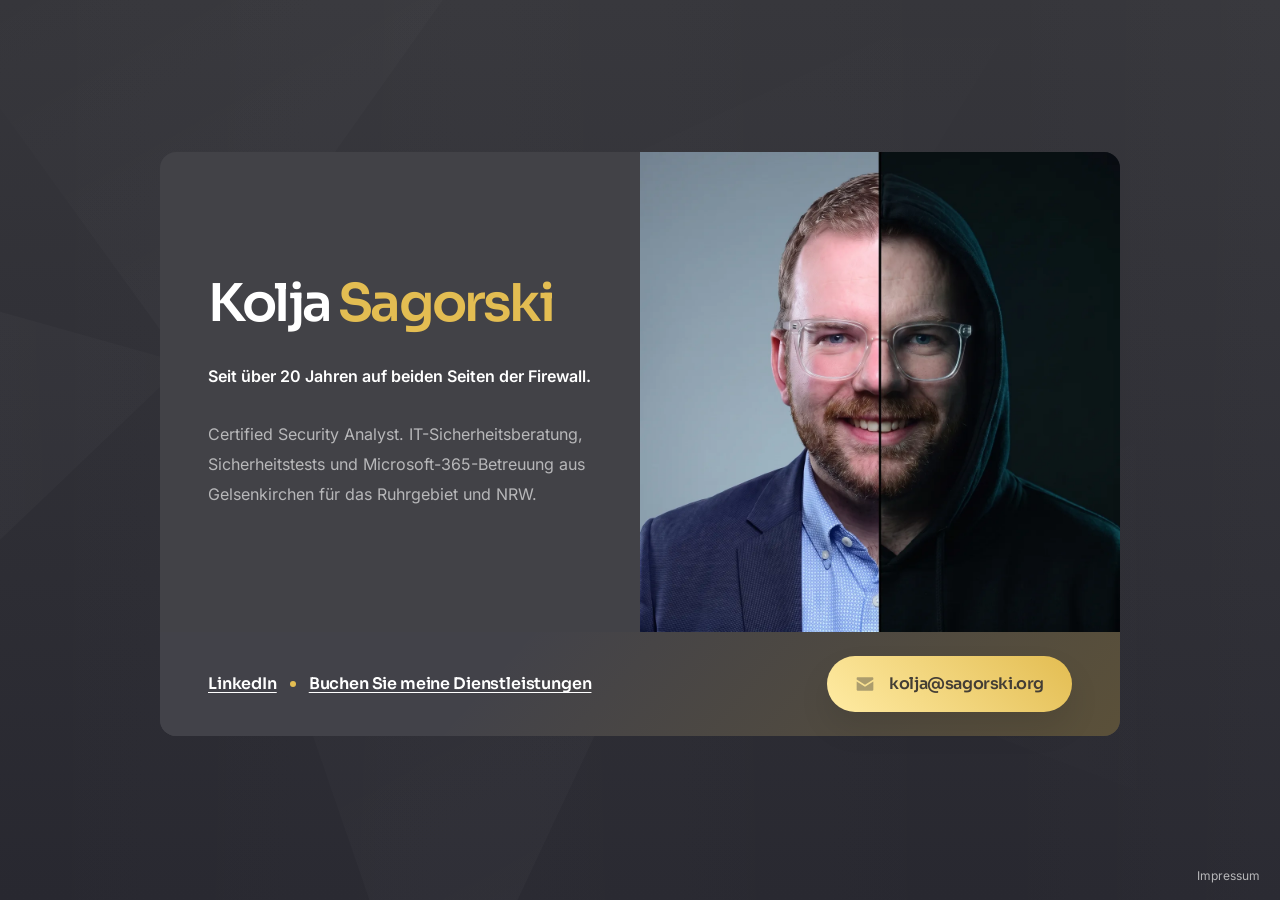
<file: index.html>
<!DOCTYPE html>
<html lang="de">
<head>
<meta charset="utf-8">
<meta name="viewport" content="width=device-width, initial-scale=1">
<meta name="theme-color" content="#282830">
<meta name="color-scheme" content="dark">

<title>Kolja Sagorski – IT-Sicherheitsberater im Ruhrgebiet</title>
<meta name="description" content="Seit über 20 Jahren auf beiden Seiten der Firewall: IT-Sicherheitsberatung, Sicherheitstests und Microsoft-365-Betreuung aus Gelsenkirchen für das Ruhrgebiet und NRW.">
<meta name="author" content="Kolja Sagorski">
<link rel="canonical" href="https://sgr.ski/">

<meta http-equiv="Content-Security-Policy" content="default-src 'none'; img-src 'self'; manifest-src 'self'; style-src 'self'; script-src 'self' 'sha256-E+gzYCWHzFgfCTSm9BuC0cOrnLPglhRr8GsS7rFIDrM='; font-src 'self'; connect-src https://umami.patchletter.com; base-uri 'none'; form-action 'none'">
<meta name="referrer" content="strict-origin-when-cross-origin">

<meta property="og:type" content="profile">
<meta property="profile:first_name" content="Kolja">
<meta property="profile:last_name" content="Sagorski">
<meta property="og:site_name" content="sgr.ski">
<meta property="og:locale" content="de_DE">
<meta property="og:title" content="Kolja Sagorski – IT-Sicherheitsberater im Ruhrgebiet">
<meta property="og:description" content="Seit über 20 Jahren auf beiden Seiten der Firewall: IT-Sicherheitsberatung, Sicherheitstests und Microsoft-365-Betreuung aus Gelsenkirchen für das Ruhrgebiet und NRW.">
<meta property="og:url" content="https://sgr.ski/">
<meta property="og:image" content="https://sgr.ski/assets/og.png">
<meta property="og:image:width" content="1200">
<meta property="og:image:height" content="630">
<meta property="og:image:alt" content="Kolja Sagorski, Certified Security Analyst">
<meta name="twitter:card" content="summary_large_image">

<link rel="icon" href="/favicon.ico" sizes="32x32">
<link rel="apple-touch-icon" href="/apple-touch-icon.png">
<link rel="manifest" href="/site.webmanifest">

<link rel="preload" href="/assets/fonts/sora-latin-600.woff2" as="font" type="font/woff2" crossorigin>
<link rel="preload" href="/assets/fonts/inter-latin-400.woff2" as="font" type="font/woff2" crossorigin>
<link rel="preload" href="/assets/fonts/inter-latin-600.woff2" as="font" type="font/woff2" crossorigin>
<link rel="stylesheet" href="/assets/card.css">
<script defer src="/assets/umami.js" data-host-url="https://umami.patchletter.com" data-website-id="a9dbeae1-3e8d-4a32-9c86-647bfbb62c09" data-domains="sgr.ski" data-do-not-track="true" data-exclude-search="true"></script>
<script defer src="/assets/umami-recorder.js" data-host-url="https://umami.patchletter.com" data-website-id="a9dbeae1-3e8d-4a32-9c86-647bfbb62c09"></script>

<script type="application/ld+json">
{
  "@context": "https://schema.org",
  "@type": "Person",
  "@id": "https://sgr.ski/#person",
  "name": "Kolja Sagorski",
  "url": "https://sgr.ski/",
  "image": "https://sgr.ski/assets/portrait.webp",
  "jobTitle": "Certified Security Analyst",
  "description": "Seit über 20 Jahren auf beiden Seiten der Firewall.",
  "email": "mailto:kolja@sagorski.org",
  "address": {
    "@type": "PostalAddress",
    "streetAddress": "Meisterweg 16",
    "postalCode": "45896",
    "addressLocality": "Gelsenkirchen",
    "addressCountry": "DE"
  },
  "worksFor": {
    "@type": "Organization",
    "name": "patchletter UG (haftungsbeschränkt)",
    "address": {
      "@type": "PostalAddress",
      "streetAddress": "Meisterweg 16",
      "postalCode": "45896",
      "addressLocality": "Gelsenkirchen",
      "addressCountry": "DE"
    }
  },
  "knowsAbout": ["IT-Sicherheitsberatung", "Sicherheitstests", "Microsoft 365", "Incident Response", "Digitale Souveränität"],
  "sameAs": ["https://www.linkedin.com/in/koljasagorski/", "https://keys.openpgp.org/search?q=kolja%40sagorski.org"]
}
</script>
</head>

<body>
<a class="skip" href="#main">Zum Inhalt springen</a>

<main class="card" id="main">
  <div class="card__copy">
    <h1><span>Kolja</span> <span class="gold">Sagorski</span></h1>
    <p class="lead">Seit über 20 Jahren auf beiden Seiten der Firewall.</p>
    <p>Certified Security Analyst. <span class="nowrap">IT-Sicherheitsberatung</span>, Sicherheitstests und <span class="nowrap">Microsoft-365-Betreuung</span> aus Gelsenkirchen für das Ruhrgebiet und NRW.</p>
  </div>

  <img class="card__photo" src="/assets/portrait.webp" width="1200" height="1200" fetchpriority="high"
       alt="Porträt von Kolja Sagorski, in der Mitte geteilt: links im Sakko vor hellem Grund, rechts im Kapuzenpullover im Dunkeln.">

  <div class="card__bar">
    <ul class="links">
      <li><a href="https://www.linkedin.com/in/koljasagorski/" target="_blank" rel="me noopener noreferrer">LinkedIn<span class="sr-only"> (öffnet in neuem Tab)</span></a></li>
      <li><a href="/leistungen/">Buchen Sie meine Dienstleistungen</a></li>
    </ul>

    <div class="mail">
      <a class="btn-gold" href="mailto:kolja@sagorski.org">
        <svg viewBox="0 0 24 24" aria-hidden="true"><path d="M2 6.5 12 13l10-6.5V5a1 1 0 0 0-1-1H3a1 1 0 0 0-1 1zm0 2.4V19a1 1 0 0 0 1 1h18a1 1 0 0 0 1-1V8.9l-10 6.5z"/></svg>
        <span>kolja@sagorski.org</span>
      </a>
      <p class="pgp"><span>Lieber verschlüsselt? Mein <span class="nowrap">PGP-Schlüssel</span> liegt auf <a href="https://keys.openpgp.org/search?q=kolja%40sagorski.org" target="_blank" rel="noopener noreferrer">keys.openpgp.org<span class="sr-only"> (öffnet in neuem Tab)</span></a></span></p>
    </div>
  </div>
</main>

<footer class="home-foot">
  <a class="legal-link" href="/impressum/">Impressum</a>
</footer>
</body>
</html>
</file>
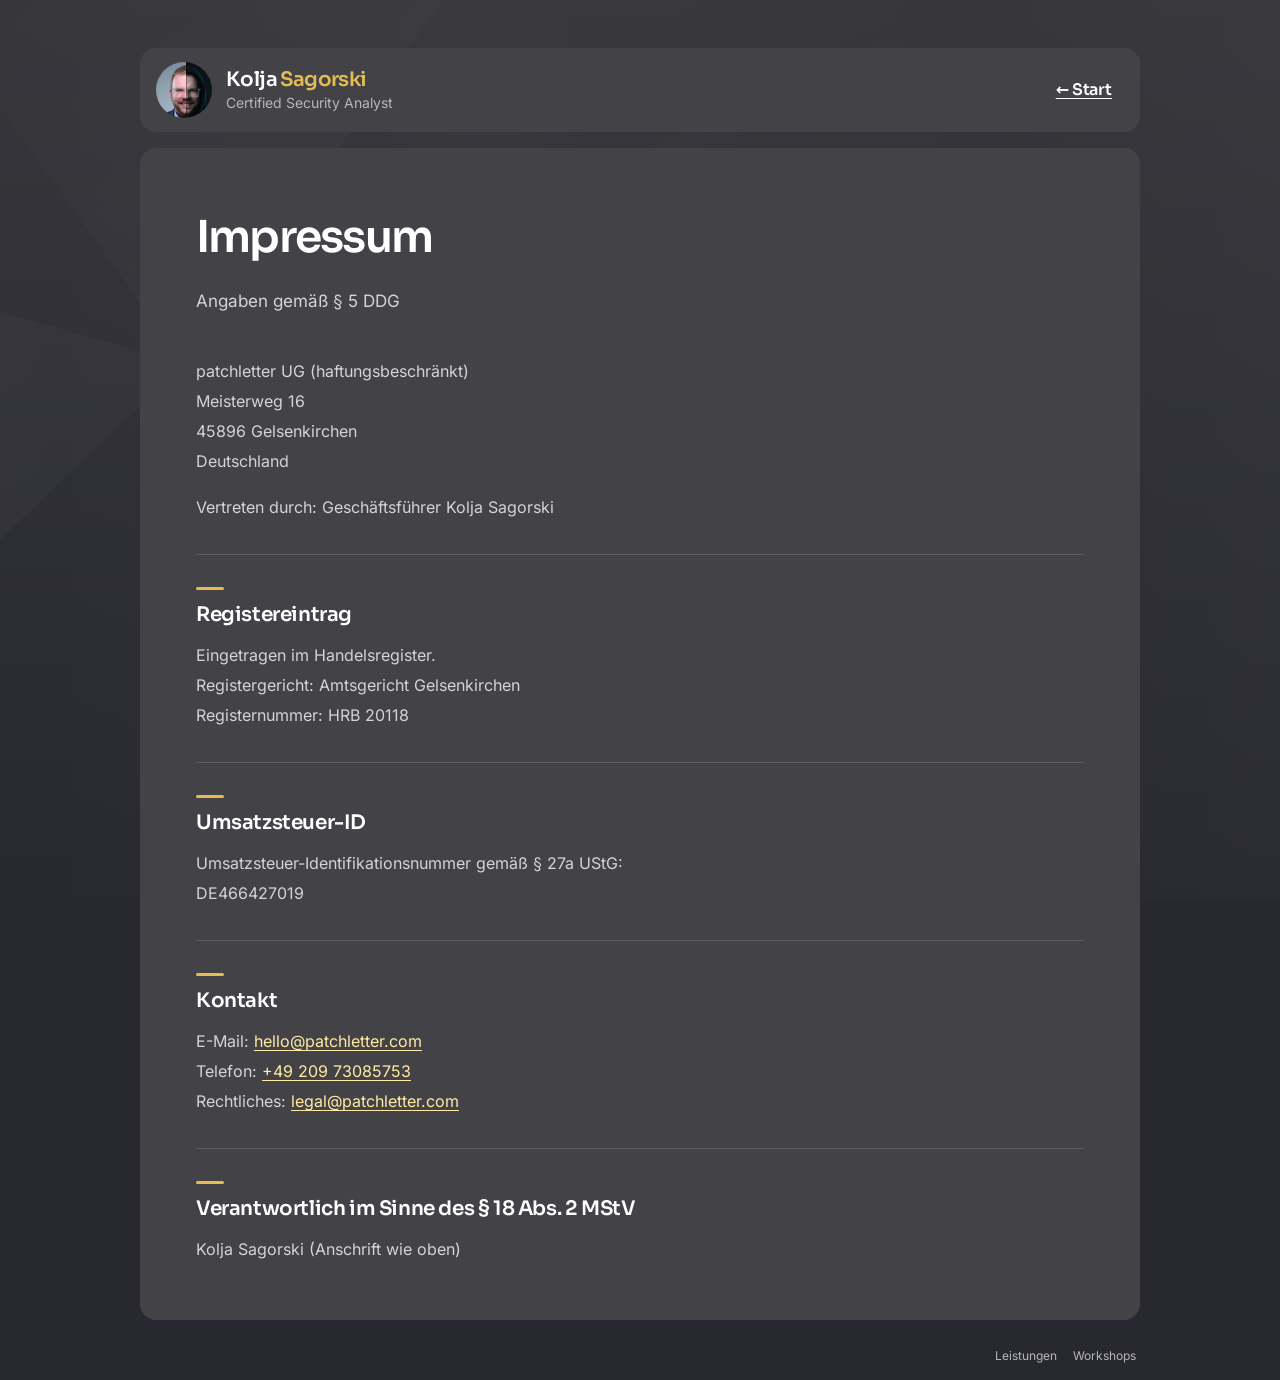
<file: impressum/index.html>
<!DOCTYPE html>
<html lang="de">
<head>
<meta charset="utf-8">
<meta name="viewport" content="width=device-width, initial-scale=1">
<meta name="theme-color" content="#282830">
<meta name="color-scheme" content="dark">

<title>Impressum · Kolja Sagorski</title>
<meta name="description" content="Impressum von sgr.ski: Angaben gemäß § 5 DDG zur patchletter UG (haftungsbeschränkt), Gelsenkirchen.">
<meta name="author" content="Kolja Sagorski">
<meta name="robots" content="noindex, follow">

<meta http-equiv="Content-Security-Policy" content="default-src 'none'; img-src 'self'; manifest-src 'self'; style-src 'self'; script-src 'self'; font-src 'self'; connect-src https://umami.patchletter.com; base-uri 'none'; form-action 'none'">
<meta name="referrer" content="strict-origin-when-cross-origin">

<link rel="icon" href="/favicon.ico" sizes="32x32">
<link rel="apple-touch-icon" href="/apple-touch-icon.png">
<link rel="manifest" href="/site.webmanifest">

<link rel="preload" href="/assets/fonts/sora-latin-600.woff2" as="font" type="font/woff2" crossorigin>
<link rel="preload" href="/assets/fonts/inter-latin-400.woff2" as="font" type="font/woff2" crossorigin>
<link rel="preload" href="/assets/fonts/inter-latin-600.woff2" as="font" type="font/woff2" crossorigin>
<link rel="stylesheet" href="/assets/card.css">
<link rel="stylesheet" href="/assets/leistungen.css">
<script defer src="/assets/umami.js" data-host-url="https://umami.patchletter.com" data-website-id="a9dbeae1-3e8d-4a32-9c86-647bfbb62c09" data-domains="sgr.ski" data-do-not-track="true" data-exclude-search="true"></script>
<script defer src="/assets/umami-recorder.js" data-host-url="https://umami.patchletter.com" data-website-id="a9dbeae1-3e8d-4a32-9c86-647bfbb62c09"></script>
</head>

<body>
<a class="skip" href="#main">Zum Inhalt springen</a>

<header class="mini">
  <div class="mini__id">
    <img class="mini__avatar" src="/assets/avatar.webp" width="224" height="224" alt="">
    <p class="mini__text">
      <span class="mini__name">Kolja <span class="gold">Sagorski</span></span>
      <span class="mini__role">Certified Security Analyst</span>
    </p>
  </div>
  <a class="mini__back" href="/">← Start</a>
</header>

<main class="sheet sheet--legal" id="main">
  <div class="intro">
    <h1>Impressum</h1>
    <p>Angaben gemäß <span class="nowrap">§ 5 DDG</span></p>
  </div>

  <div class="legal">
    <section>
      <p>patchletter UG (haftungsbeschränkt)<br>Meisterweg 16<br>45896 Gelsenkirchen<br>Deutschland</p>
      <p>Vertreten durch: Geschäftsführer Kolja Sagorski</p>
    </section>

    <section aria-labelledby="register-h">
      <h2 id="register-h">Registereintrag</h2>
      <p>Eingetragen im Handelsregister.<br>Registergericht: Amtsgericht Gelsenkirchen<br>Registernummer: HRB 20118</p>
    </section>

    <section aria-labelledby="ust-h">
      <h2 id="ust-h">Umsatzsteuer-ID</h2>
      <p>Umsatzsteuer-Identifikationsnummer gemäß <span class="nowrap">§ 27a UStG</span>:<br>DE466427019</p>
    </section>

    <section aria-labelledby="kontakt-h">
      <h2 id="kontakt-h">Kontakt</h2>
      <p>E-Mail: <a href="mailto:hello@patchletter.com">hello@patchletter.com</a><br>
         Telefon: <a href="tel:+4920973085753">+49 209 73085753</a><br>
         Rechtliches: <a href="mailto:legal@patchletter.com">legal@patchletter.com</a></p>
    </section>

    <section aria-labelledby="mstv-h">
      <h2 id="mstv-h">Verantwortlich im Sinne des <span class="nowrap">§ 18 Abs. 2 MStV</span></h2>
      <p>Kolja Sagorski (Anschrift wie oben)</p>
    </section>
  </div>
</main>

<footer class="foot">
  <a class="legal-link" href="/leistungen/">Leistungen</a>
  <a class="legal-link" href="/workshops/">Workshops</a>
</footer>
</body>
</html>
</file>
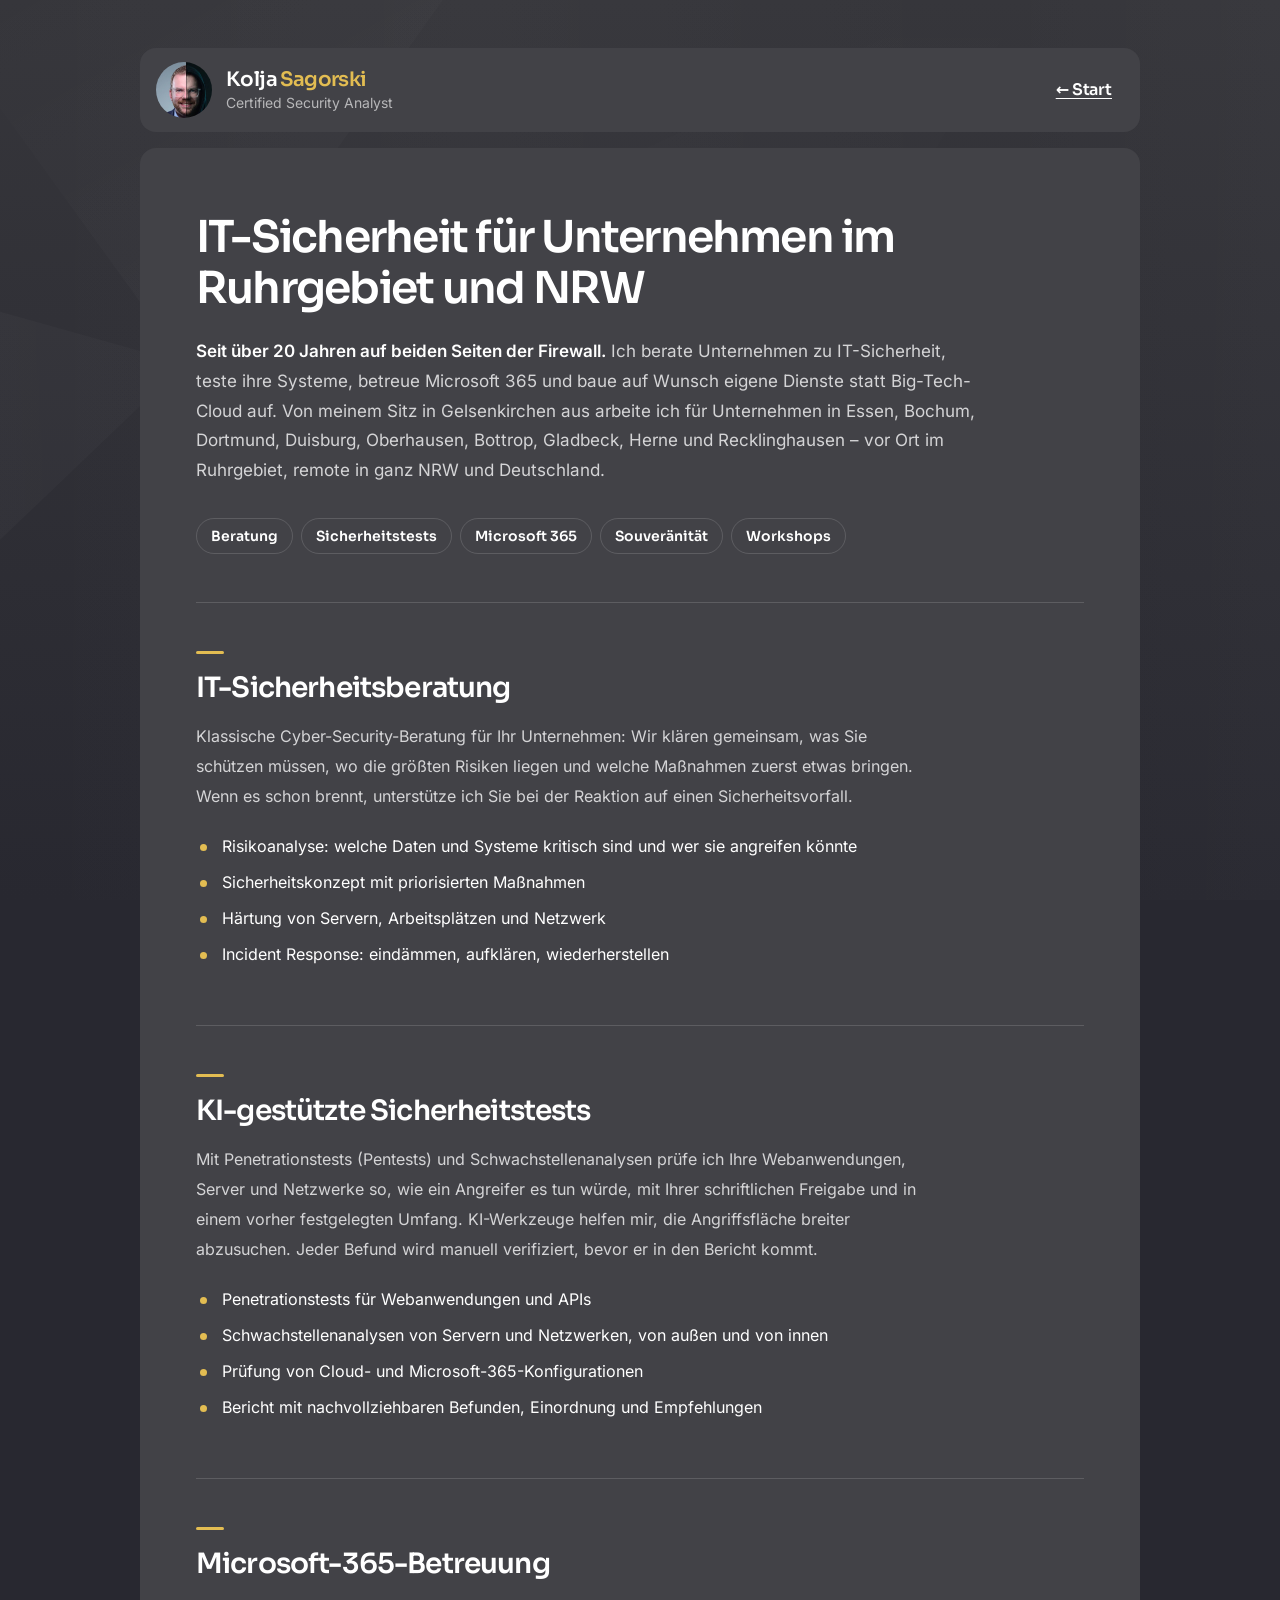
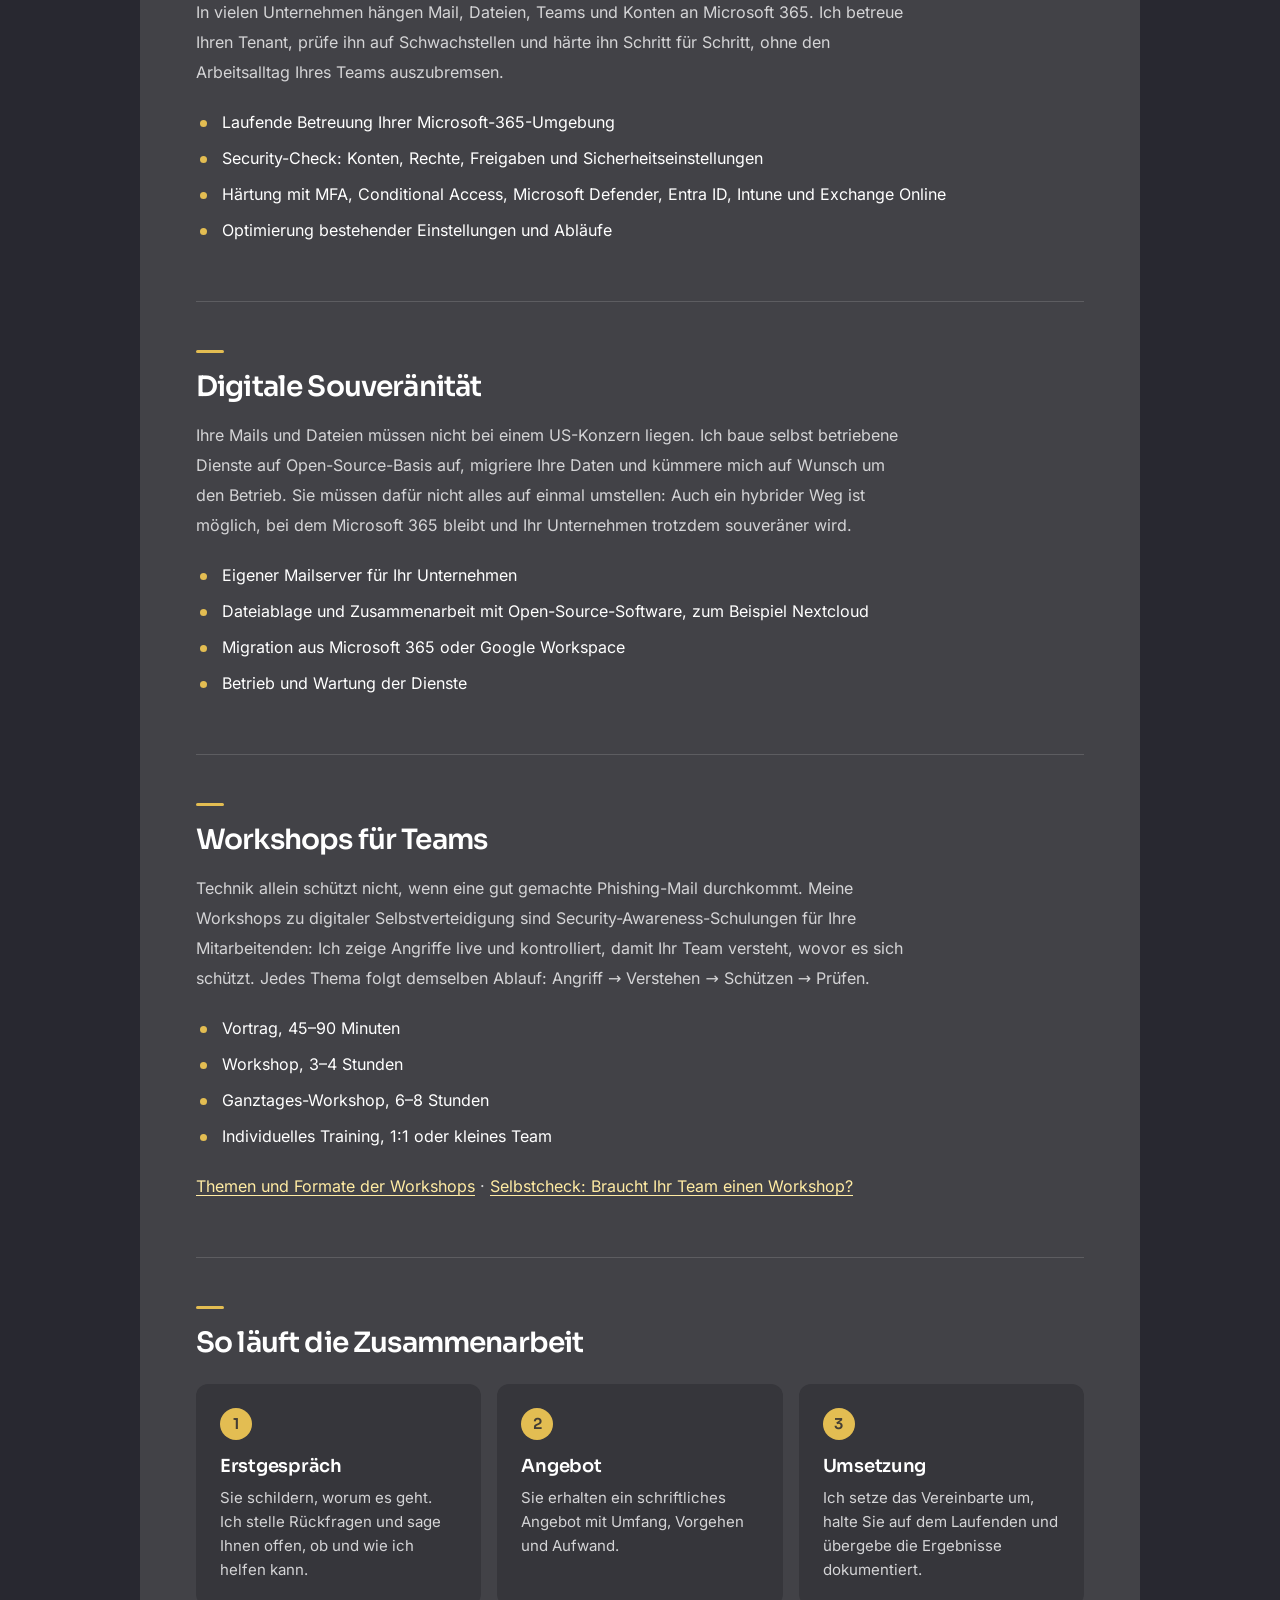
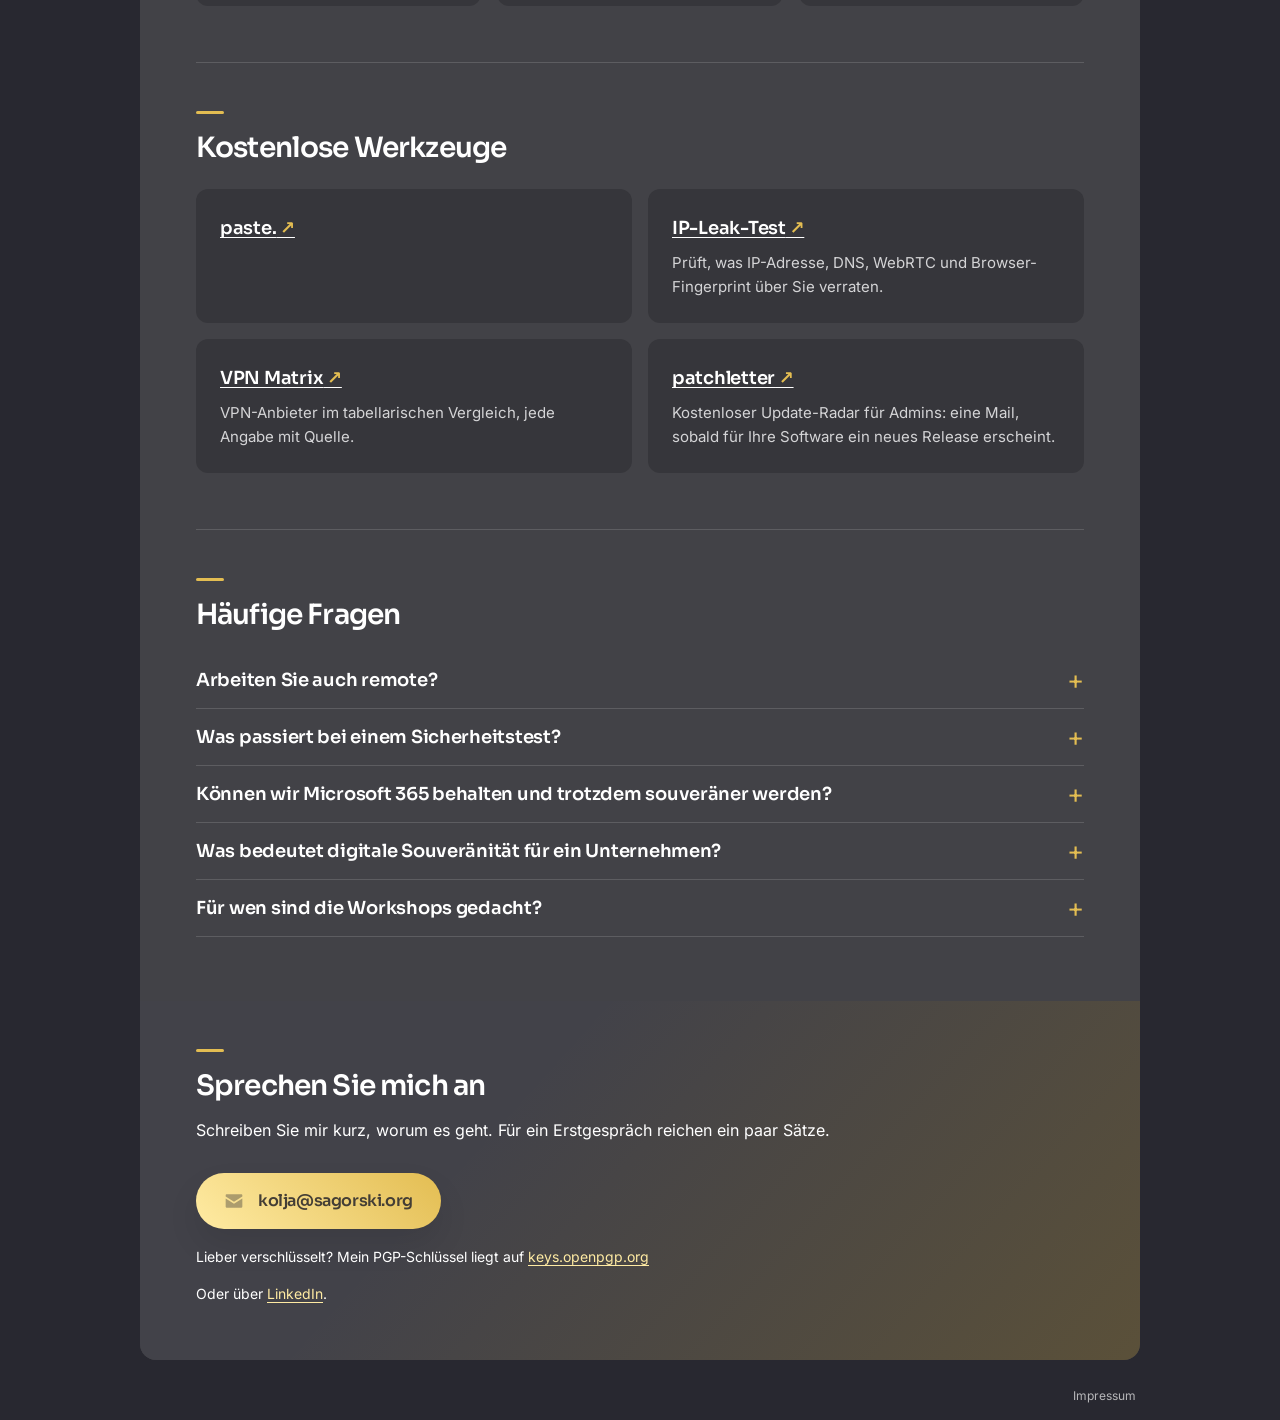
<file: leistungen/index.html>
<!DOCTYPE html>
<html lang="de">
<head>
<meta charset="utf-8">
<meta name="viewport" content="width=device-width, initial-scale=1">
<meta name="theme-color" content="#282830">
<meta name="color-scheme" content="dark">

<title>IT-Sicherheitsberatung Ruhrgebiet &amp; NRW · Kolja Sagorski</title>
<meta name="description" content="IT-Sicherheitsberatung aus Gelsenkirchen: Pentests, Microsoft-365-Betreuung, digitale Souveränität und Workshops für Unternehmen im Ruhrgebiet und NRW.">
<meta name="author" content="Kolja Sagorski">
<link rel="canonical" href="https://sgr.ski/leistungen/">
<link rel="alternate" type="text/markdown" href="/leistungen/index.md" title="Markdown-Fassung">

<meta http-equiv="Content-Security-Policy" content="default-src 'none'; img-src 'self'; manifest-src 'self'; style-src 'self'; script-src 'self' 'sha256-o9EzgAEx1cmWOSqw6Fm8OIdin4prAlBQcDLqlQRTMsw='; font-src 'self'; connect-src https://umami.patchletter.com; base-uri 'none'; form-action 'none'">
<meta name="referrer" content="strict-origin-when-cross-origin">

<meta property="og:type" content="website">
<meta property="og:site_name" content="sgr.ski">
<meta property="og:locale" content="de_DE">
<meta property="og:title" content="IT-Sicherheit für Unternehmen im Ruhrgebiet und NRW">
<meta property="og:description" content="Seit über 20 Jahren auf beiden Seiten der Firewall: IT-Sicherheitsberatung, KI-gestützte Sicherheitstests, Microsoft-365-Betreuung, digitale Souveränität und Workshops.">
<meta property="og:url" content="https://sgr.ski/leistungen/">
<meta property="og:image" content="https://sgr.ski/assets/og-leistungen.png">
<meta property="og:image:width" content="1200">
<meta property="og:image:height" content="630">
<meta property="og:image:alt" content="IT-Sicherheit für Unternehmen im Ruhrgebiet – Leistungen von Kolja Sagorski.">
<meta name="twitter:card" content="summary_large_image">
<meta name="twitter:title" content="IT-Sicherheit für Unternehmen im Ruhrgebiet und NRW">
<meta name="twitter:description" content="IT-Sicherheitsberatung, KI-gestützte Sicherheitstests, Microsoft-365-Betreuung, digitale Souveränität und Workshops aus Gelsenkirchen.">

<link rel="icon" href="/favicon.ico" sizes="32x32">
<link rel="apple-touch-icon" href="/apple-touch-icon.png">
<link rel="manifest" href="/site.webmanifest">

<link rel="preload" href="/assets/fonts/sora-latin-600.woff2" as="font" type="font/woff2" crossorigin>
<link rel="preload" href="/assets/fonts/inter-latin-400.woff2" as="font" type="font/woff2" crossorigin>
<link rel="preload" href="/assets/fonts/inter-latin-600.woff2" as="font" type="font/woff2" crossorigin>
<link rel="stylesheet" href="/assets/card.css">
<link rel="stylesheet" href="/assets/leistungen.css">
<script defer src="/assets/umami.js" data-host-url="https://umami.patchletter.com" data-website-id="a9dbeae1-3e8d-4a32-9c86-647bfbb62c09" data-domains="sgr.ski" data-do-not-track="true" data-exclude-search="true"></script>
<script defer src="/assets/umami-recorder.js" data-host-url="https://umami.patchletter.com" data-website-id="a9dbeae1-3e8d-4a32-9c86-647bfbb62c09"></script>

<script type="application/ld+json">
{
  "@context": "https://schema.org",
  "@graph": [
    {
      "@type": "ProfessionalService",
      "@id": "https://sgr.ski/leistungen/#service",
      "name": "Kolja Sagorski – IT-Sicherheitsberatung",
      "legalName": "patchletter UG (haftungsbeschränkt)",
      "url": "https://sgr.ski/leistungen/",
      "description": "IT-Sicherheitsberatung, KI-gestützte Sicherheitstests, Microsoft-365-Betreuung, digitale Souveränität und Workshops für Unternehmen im Ruhrgebiet und in NRW. Seit über 20 Jahren auf beiden Seiten der Firewall.",
      "image": "https://sgr.ski/assets/og-leistungen.png",
      "email": "mailto:kolja@sagorski.org",
      "address": {
        "@type": "PostalAddress",
        "streetAddress": "Meisterweg 16",
        "postalCode": "45896",
        "addressLocality": "Gelsenkirchen",
        "addressCountry": "DE"
      },
      "areaServed": [
        { "@type": "City", "name": "Gelsenkirchen" },
        { "@type": "City", "name": "Essen" },
        { "@type": "City", "name": "Bochum" },
        { "@type": "City", "name": "Dortmund" },
        { "@type": "City", "name": "Duisburg" },
        { "@type": "City", "name": "Oberhausen" },
        { "@type": "City", "name": "Bottrop" },
        { "@type": "City", "name": "Gladbeck" },
        { "@type": "City", "name": "Herne" },
        { "@type": "City", "name": "Recklinghausen" },
        { "@type": "State", "name": "Nordrhein-Westfalen" },
        { "@type": "Country", "name": "Deutschland" }
      ],
      "founder": {
        "@type": "Person",
        "@id": "https://sgr.ski/#person",
        "name": "Kolja Sagorski",
        "url": "https://sgr.ski/"
      },
      "hasOfferCatalog": {
        "@type": "OfferCatalog",
        "name": "Leistungen",
        "itemListElement": [
          {
            "@type": "Offer",
            "itemOffered": {
              "@type": "Service",
              "name": "IT-Sicherheitsberatung",
              "description": "Cyber-Security-Beratung für Unternehmen: Risikoanalyse, Sicherheitskonzept, Härtung und Incident Response.",
              "url": "https://sgr.ski/leistungen/#beratung"
            }
          },
          {
            "@type": "Offer",
            "itemOffered": {
              "@type": "Service",
              "name": "KI-gestützte Sicherheitstests",
              "description": "Penetrationstests und Schwachstellenanalysen mit KI-Unterstützung; jeder Befund wird manuell verifiziert.",
              "url": "https://sgr.ski/leistungen/#sicherheitstests"
            }
          },
          {
            "@type": "Offer",
            "itemOffered": {
              "@type": "Service",
              "name": "Microsoft-365-Betreuung",
              "description": "Betreuung, Security-Check, Härtung (MFA, Conditional Access, Defender, Entra ID, Intune, Exchange Online) und Optimierung von Microsoft 365.",
              "url": "https://sgr.ski/leistungen/#microsoft-365"
            }
          },
          {
            "@type": "Offer",
            "itemOffered": {
              "@type": "Service",
              "name": "Digitale Souveränität",
              "description": "Selbst betriebene Dienste statt Big-Tech-Cloud: eigener Mailserver, Dateiablage und Zusammenarbeit mit Open-Source-Software, Migration aus Microsoft 365 oder Google Workspace und Betrieb.",
              "url": "https://sgr.ski/leistungen/#souveraenitaet"
            }
          },
          {
            "@type": "Offer",
            "itemOffered": {
              "@type": "Service",
              "name": "Workshops für Teams",
              "description": "Workshops und Vorträge zu digitaler Selbstverteidigung mit Live-Demonstrationen realer Angriffe.",
              "url": "https://sgr.ski/leistungen/#workshops"
            }
          }
        ]
      }
    },
    {
      "@type": "BreadcrumbList",
      "itemListElement": [
        { "@type": "ListItem", "position": 1, "name": "Start", "item": "https://sgr.ski/" },
        { "@type": "ListItem", "position": 2, "name": "Leistungen", "item": "https://sgr.ski/leistungen/" }
      ]
    },
    {
      "@type": "FAQPage",
      "mainEntity": [
        {
          "@type": "Question",
          "name": "Arbeiten Sie auch remote?",
          "acceptedAnswer": {
            "@type": "Answer",
            "text": "Ja. Im Ruhrgebiet komme ich gern zu Ihnen, in ganz NRW und Deutschland arbeite ich remote. Viele Aufgaben, etwa die Betreuung von Microsoft 365 oder ein Test Ihrer Webanwendung, lassen sich vollständig aus der Ferne erledigen."
          }
        },
        {
          "@type": "Question",
          "name": "Was passiert bei einem Sicherheitstest?",
          "acceptedAnswer": {
            "@type": "Answer",
            "text": "Zuerst legen wir gemeinsam fest, welche Systeme getestet werden und welche nicht, und Sie geben den Test schriftlich frei. Dann prüfe ich die vereinbarten Systeme mit KI-Unterstützung und verifiziere jeden Befund manuell. Am Ende erhalten Sie einen Bericht mit den Befunden, ihrer Einordnung und konkreten Empfehlungen, den wir gemeinsam besprechen."
          }
        },
        {
          "@type": "Question",
          "name": "Können wir Microsoft 365 behalten und trotzdem souveräner werden?",
          "acceptedAnswer": {
            "@type": "Answer",
            "text": "Ja. Sie müssen nicht alles auf einmal umstellen. Ein hybrider Weg ist möglich: Microsoft 365 bleibt, und einzelne Dienste, zum Beispiel Mail oder die Dateiablage, laufen künftig auf selbst betriebener Software. Gleichzeitig lässt sich Microsoft 365 selbst besser absichern."
          }
        },
        {
          "@type": "Question",
          "name": "Was bedeutet digitale Souveränität für ein Unternehmen?",
          "acceptedAnswer": {
            "@type": "Answer",
            "text": "Dass Sie selbst bestimmen, wo Ihre Daten liegen und wer darauf zugreifen kann. Praktisch heißt das: Mail, Dateien und Zusammenarbeit laufen auf Open-Source-Software, die Sie selbst betreiben oder betreiben lassen, statt ausschließlich bei einem großen Cloud-Anbieter."
          }
        },
        {
          "@type": "Question",
          "name": "Für wen sind die Workshops gedacht?",
          "acceptedAnswer": {
            "@type": "Answer",
            "text": "Für Teams in Unternehmen ebenso wie für Redaktionen, NGOs, Kanzleien und alle, die mit sensiblen Informationen arbeiten. Die Demonstrationen passe ich an die Zielgruppe an. Themen und Formate stehen ausführlich auf der Workshop-Seite."
          }
        }
      ]
    }
  ]
}
</script>
</head>

<body>
<a class="skip" href="#main">Zum Inhalt springen</a>

<header class="mini">
  <div class="mini__id">
    <img class="mini__avatar" src="/assets/avatar.webp" width="224" height="224" alt="">
    <p class="mini__text">
      <span class="mini__name">Kolja <span class="gold">Sagorski</span></span>
      <span class="mini__role">Certified Security Analyst</span>
    </p>
  </div>
  <a class="mini__back" href="/">← Start</a>
</header>

<main class="sheet" id="main">
  <div class="intro">
    <h1>IT-Sicherheit für Unternehmen im Ruhrgebiet und NRW</h1>
    <p><strong>Seit über 20 Jahren auf beiden Seiten der Firewall.</strong> Ich berate Unternehmen zu IT-Sicherheit, teste ihre Systeme, betreue Microsoft 365 und baue auf Wunsch eigene Dienste statt Big-Tech-Cloud auf. Von meinem Sitz in Gelsenkirchen aus arbeite ich für Unternehmen in Essen, Bochum, Dortmund, Duisburg, Oberhausen, Bottrop, Gladbeck, Herne und Recklinghausen – vor Ort im Ruhrgebiet, remote in ganz NRW und Deutschland.</p>
  </div>

  <nav class="toc" aria-label="Leistungen auf dieser Seite">
    <ul>
      <li><a href="#beratung">Beratung</a></li>
      <li><a href="#sicherheitstests">Sicherheitstests</a></li>
      <li><a href="#microsoft-365">Microsoft 365</a></li>
      <li><a href="#souveraenitaet">Souveränität</a></li>
      <li><a href="#workshops">Workshops</a></li>
    </ul>
  </nav>

  <section class="service" id="beratung" aria-labelledby="beratung-h">
    <h2 id="beratung-h">IT-Sicherheitsberatung</h2>
    <p>Klassische Cyber-Security-Beratung für Ihr Unternehmen: Wir klären gemeinsam, was Sie schützen müssen, wo die größten Risiken liegen und welche Maßnahmen zuerst etwas bringen. Wenn es schon brennt, unterstütze ich Sie bei der Reaktion auf einen Sicherheitsvorfall.</p>
    <ul class="ticks">
      <li>Risikoanalyse: welche Daten und Systeme kritisch sind und wer sie angreifen könnte</li>
      <li>Sicherheitskonzept mit priorisierten Maßnahmen</li>
      <li>Härtung von Servern, Arbeitsplätzen und Netzwerk</li>
      <li>Incident Response: eindämmen, aufklären, wiederherstellen</li>
    </ul>
  </section>

  <section class="service" id="sicherheitstests" aria-labelledby="sicherheitstests-h">
    <h2 id="sicherheitstests-h">KI-gestützte Sicherheitstests</h2>
    <p>Mit Penetrationstests (Pentests) und Schwachstellenanalysen prüfe ich Ihre Webanwendungen, Server und Netzwerke so, wie ein Angreifer es tun würde, mit Ihrer schriftlichen Freigabe und in einem vorher festgelegten Umfang. KI-Werkzeuge helfen mir, die Angriffsfläche breiter abzusuchen. Jeder Befund wird manuell verifiziert, bevor er in den Bericht kommt.</p>
    <ul class="ticks">
      <li>Penetrationstests für Webanwendungen und APIs</li>
      <li>Schwachstellenanalysen von Servern und Netzwerken, von außen und von innen</li>
      <li>Prüfung von Cloud- und Microsoft-365-Konfigurationen</li>
      <li>Bericht mit nachvollziehbaren Befunden, Einordnung und Empfehlungen</li>
    </ul>
  </section>

  <section class="service" id="microsoft-365" aria-labelledby="microsoft-365-h">
    <h2 id="microsoft-365-h">Microsoft-365-Betreuung</h2>
    <p>In vielen Unternehmen hängen Mail, Dateien, Teams und Konten an Microsoft 365. Ich betreue Ihren Tenant, prüfe ihn auf Schwachstellen und härte ihn Schritt für Schritt, ohne den Arbeitsalltag Ihres Teams auszubremsen.</p>
    <ul class="ticks">
      <li>Laufende Betreuung Ihrer Microsoft-365-Umgebung</li>
      <li>Security-Check: Konten, Rechte, Freigaben und Sicherheitseinstellungen</li>
      <li>Härtung mit MFA, Conditional Access, Microsoft Defender, Entra ID, Intune und Exchange Online</li>
      <li>Optimierung bestehender Einstellungen und Abläufe</li>
    </ul>
  </section>

  <section class="service" id="souveraenitaet" aria-labelledby="souveraenitaet-h">
    <h2 id="souveraenitaet-h">Digitale Souveränität</h2>
    <p>Ihre Mails und Dateien müssen nicht bei einem US-Konzern liegen. Ich baue selbst betriebene Dienste auf Open-Source-Basis auf, migriere Ihre Daten und kümmere mich auf Wunsch um den Betrieb. Sie müssen dafür nicht alles auf einmal umstellen: Auch ein hybrider Weg ist möglich, bei dem Microsoft 365 bleibt und Ihr Unternehmen trotzdem souveräner wird.</p>
    <ul class="ticks">
      <li>Eigener Mailserver für Ihr Unternehmen</li>
      <li>Dateiablage und Zusammenarbeit mit Open-Source-Software, zum Beispiel Nextcloud</li>
      <li>Migration aus Microsoft 365 oder Google Workspace</li>
      <li>Betrieb und Wartung der Dienste</li>
    </ul>
  </section>

  <section class="service" id="workshops" aria-labelledby="workshops-h">
    <h2 id="workshops-h">Workshops für Teams</h2>
    <p>Technik allein schützt nicht, wenn eine gut gemachte Phishing-Mail durchkommt. Meine Workshops zu digitaler Selbstverteidigung sind Security-Awareness-Schulungen für Ihre Mitarbeitenden: Ich zeige Angriffe live und kontrolliert, damit Ihr Team versteht, wovor es sich schützt. Jedes Thema folgt demselben Ablauf: Angriff → Verstehen → Schützen → Prüfen.</p>
    <ul class="ticks">
      <li>Vortrag, 45–90 Minuten</li>
      <li>Workshop, 3–4 Stunden</li>
      <li>Ganztages-Workshop, 6–8 Stunden</li>
      <li>Individuelles Training, 1:1 oder kleines Team</li>
    </ul>
    <p class="more"><a href="/workshops/">Themen und Formate der Workshops</a> <span aria-hidden="true">·</span> <a href="/workshops/quiz/">Selbstcheck: Braucht Ihr Team einen Workshop?</a></p>
  </section>

  <section class="block" id="ablauf" aria-labelledby="ablauf-h">
    <h2 id="ablauf-h">So läuft die Zusammenarbeit</h2>
    <ol class="steps">
      <li>
        <h3>Erstgespräch</h3>
        <p>Sie schildern, worum es geht. Ich stelle Rückfragen und sage Ihnen offen, ob und wie ich helfen kann.</p>
      </li>
      <li>
        <h3>Angebot</h3>
        <p>Sie erhalten ein schriftliches Angebot mit Umfang, Vorgehen und Aufwand.</p>
      </li>
      <li>
        <h3>Umsetzung</h3>
        <p>Ich setze das Vereinbarte um, halte Sie auf dem Laufenden und übergebe die Ergebnisse dokumentiert.</p>
      </li>
    </ol>
  </section>

  <section class="block" id="werkzeuge" aria-labelledby="werkzeuge-h">
    <h2 id="werkzeuge-h">Kostenlose Werkzeuge</h2>
    <ul class="tools">
      <li>
        <a href="https://p.sgr.ski" target="_blank" rel="noopener noreferrer" hreflang="en">paste.<span class="sr-only"> (öffnet in neuem Tab)</span></a>
      </li>
      <li>
        <a href="https://ipleak.sgr.ski" target="_blank" rel="noopener noreferrer" hreflang="en">IP-Leak-Test<span class="sr-only"> (öffnet in neuem Tab)</span></a>
        <p>Prüft, was IP-Adresse, DNS, WebRTC und Browser-Fingerprint über Sie verraten.</p>
      </li>
      <li>
        <a href="https://vpn-matrix.com" target="_blank" rel="noopener noreferrer">VPN Matrix<span class="sr-only"> (öffnet in neuem Tab)</span></a>
        <p>VPN-Anbieter im tabellarischen Vergleich, jede Angabe mit Quelle.</p>
      </li>
      <li>
        <a href="https://patchletter.com/de/" target="_blank" rel="noopener noreferrer">patchletter<span class="sr-only"> (öffnet in neuem Tab)</span></a>
        <p>Kostenloser Update-Radar für Admins: eine Mail, sobald für Ihre Software ein neues Release erscheint.</p>
      </li>
    </ul>
  </section>

  <section class="block" id="faq" aria-labelledby="faq-h">
    <h2 id="faq-h">Häufige Fragen</h2>
    <div class="faq">
      <details>
        <summary>Arbeiten Sie auch remote?</summary>
        <p>Ja. Im Ruhrgebiet komme ich gern zu Ihnen, in ganz NRW und Deutschland arbeite ich remote. Viele Aufgaben, etwa die Betreuung von Microsoft 365 oder ein Test Ihrer Webanwendung, lassen sich vollständig aus der Ferne erledigen.</p>
      </details>
      <details>
        <summary>Was passiert bei einem Sicherheitstest?</summary>
        <p>Zuerst legen wir gemeinsam fest, welche Systeme getestet werden und welche nicht, und Sie geben den Test schriftlich frei. Dann prüfe ich die vereinbarten Systeme mit KI-Unterstützung und verifiziere jeden Befund manuell. Am Ende erhalten Sie einen Bericht mit den Befunden, ihrer Einordnung und konkreten Empfehlungen, den wir gemeinsam besprechen.</p>
      </details>
      <details>
        <summary>Können wir Microsoft 365 behalten und trotzdem souveräner werden?</summary>
        <p>Ja. Sie müssen nicht alles auf einmal umstellen. Ein hybrider Weg ist möglich: Microsoft 365 bleibt, und einzelne Dienste, zum Beispiel Mail oder die Dateiablage, laufen künftig auf selbst betriebener Software. Gleichzeitig lässt sich Microsoft 365 selbst besser absichern.</p>
      </details>
      <details>
        <summary>Was bedeutet digitale Souveränität für ein Unternehmen?</summary>
        <p>Dass Sie selbst bestimmen, wo Ihre Daten liegen und wer darauf zugreifen kann. Praktisch heißt das: Mail, Dateien und Zusammenarbeit laufen auf Open-Source-Software, die Sie selbst betreiben oder betreiben lassen, statt ausschließlich bei einem großen Cloud-Anbieter.</p>
      </details>
      <details>
        <summary>Für wen sind die Workshops gedacht?</summary>
        <p>Für Teams in Unternehmen ebenso wie für Redaktionen, NGOs, Kanzleien und alle, die mit sensiblen Informationen arbeiten. Die Demonstrationen passe ich an die Zielgruppe an. Themen und Formate stehen ausführlich auf der Workshop-Seite.</p>
      </details>
    </div>
  </section>

  <section class="cta" id="kontakt" aria-labelledby="kontakt-h">
    <h2 id="kontakt-h">Sprechen Sie mich an</h2>
    <p>Schreiben Sie mir kurz, worum es geht. Für ein Erstgespräch reichen ein paar Sätze.</p>
    <div class="cta__mail">
      <a class="btn-gold" href="mailto:kolja@sagorski.org">
        <svg viewBox="0 0 24 24" aria-hidden="true"><path d="M2 6.5 12 13l10-6.5V5a1 1 0 0 0-1-1H3a1 1 0 0 0-1 1zm0 2.4V19a1 1 0 0 0 1 1h18a1 1 0 0 0 1-1V8.9l-10 6.5z"/></svg>
        <span>kolja@sagorski.org</span>
      </a>
      <p class="pgp"><span>Lieber verschlüsselt? Mein <span class="nowrap">PGP-Schlüssel</span> liegt auf <a href="https://keys.openpgp.org/search?q=kolja%40sagorski.org" target="_blank" rel="noopener noreferrer">keys.openpgp.org<span class="sr-only"> (öffnet in neuem Tab)</span></a></span></p>
    </div>
    <p class="cta__alt">Oder über <a href="https://www.linkedin.com/in/koljasagorski/" target="_blank" rel="me noopener noreferrer">LinkedIn<span class="sr-only"> (öffnet in neuem Tab)</span></a>.</p>
  </section>
</main>

<footer class="foot">
  <a class="legal-link" href="/impressum/">Impressum</a>
</footer>
</body>
</html>
</file>
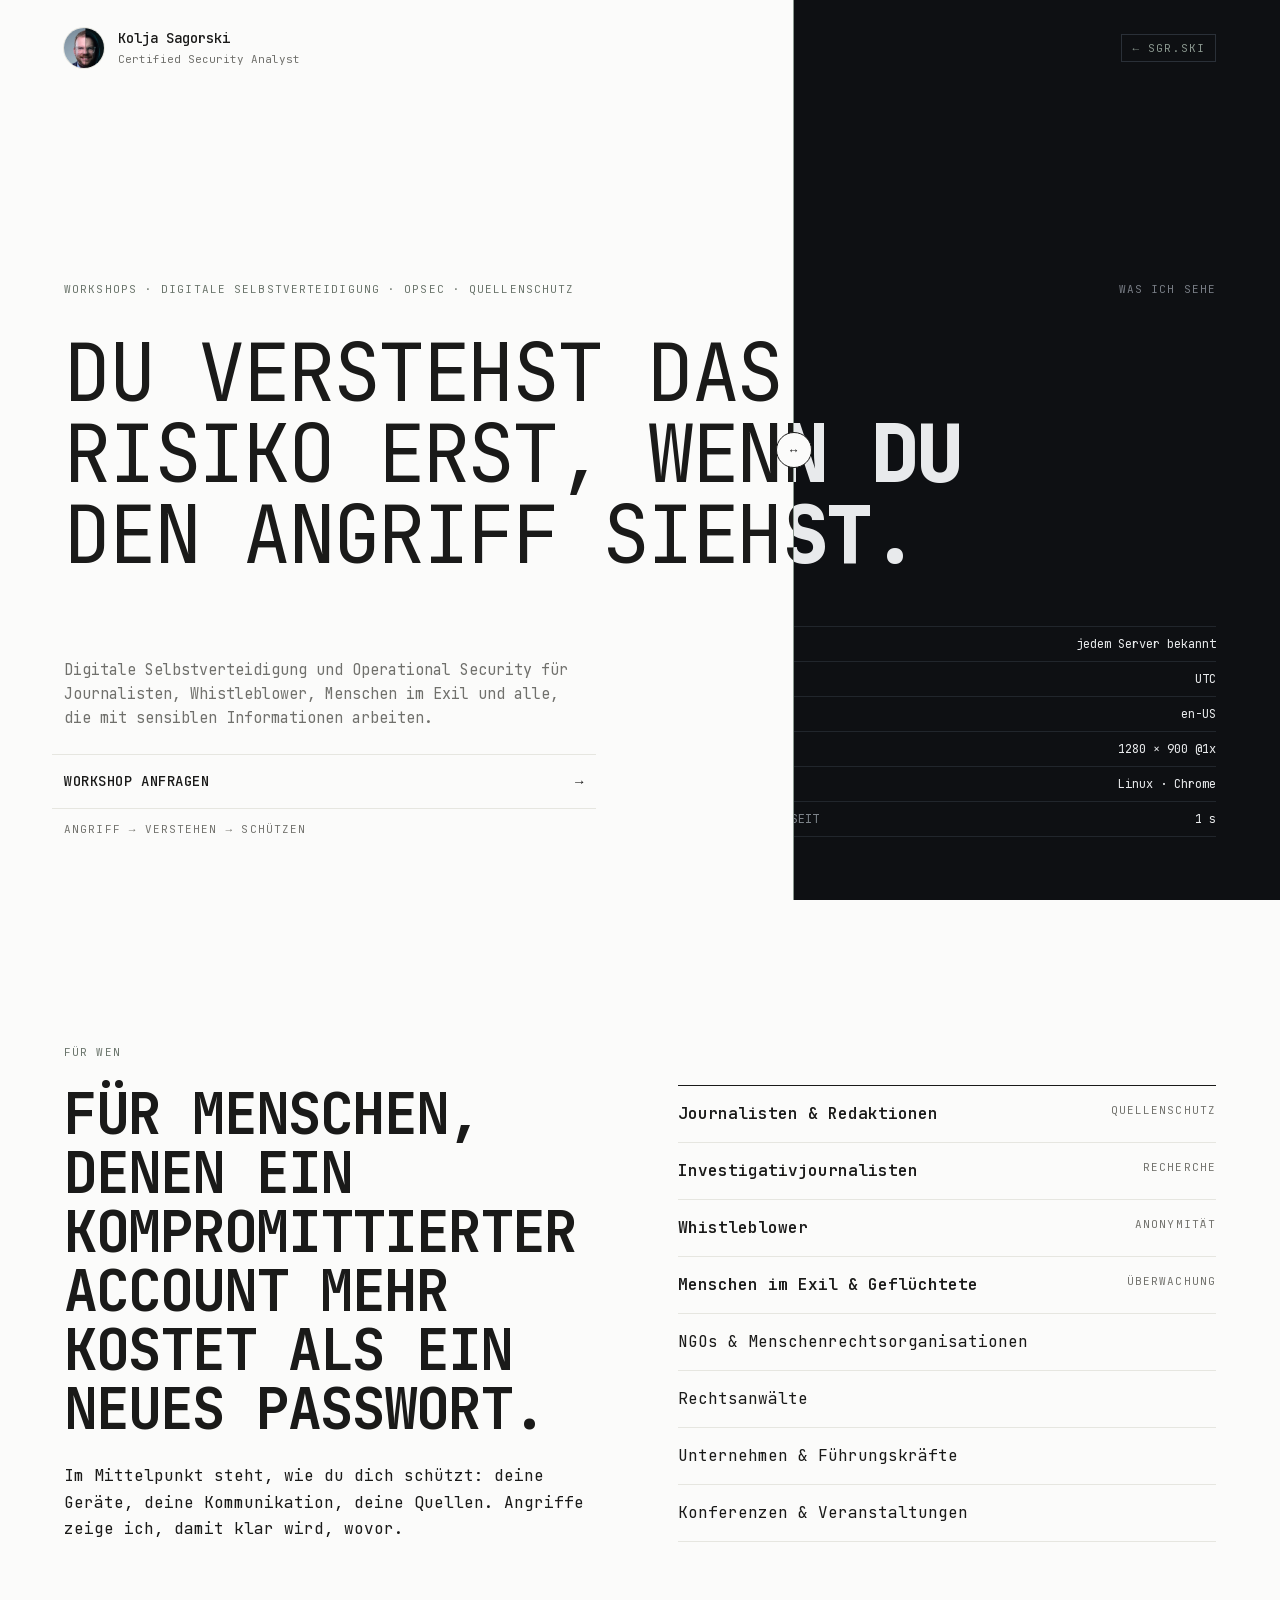
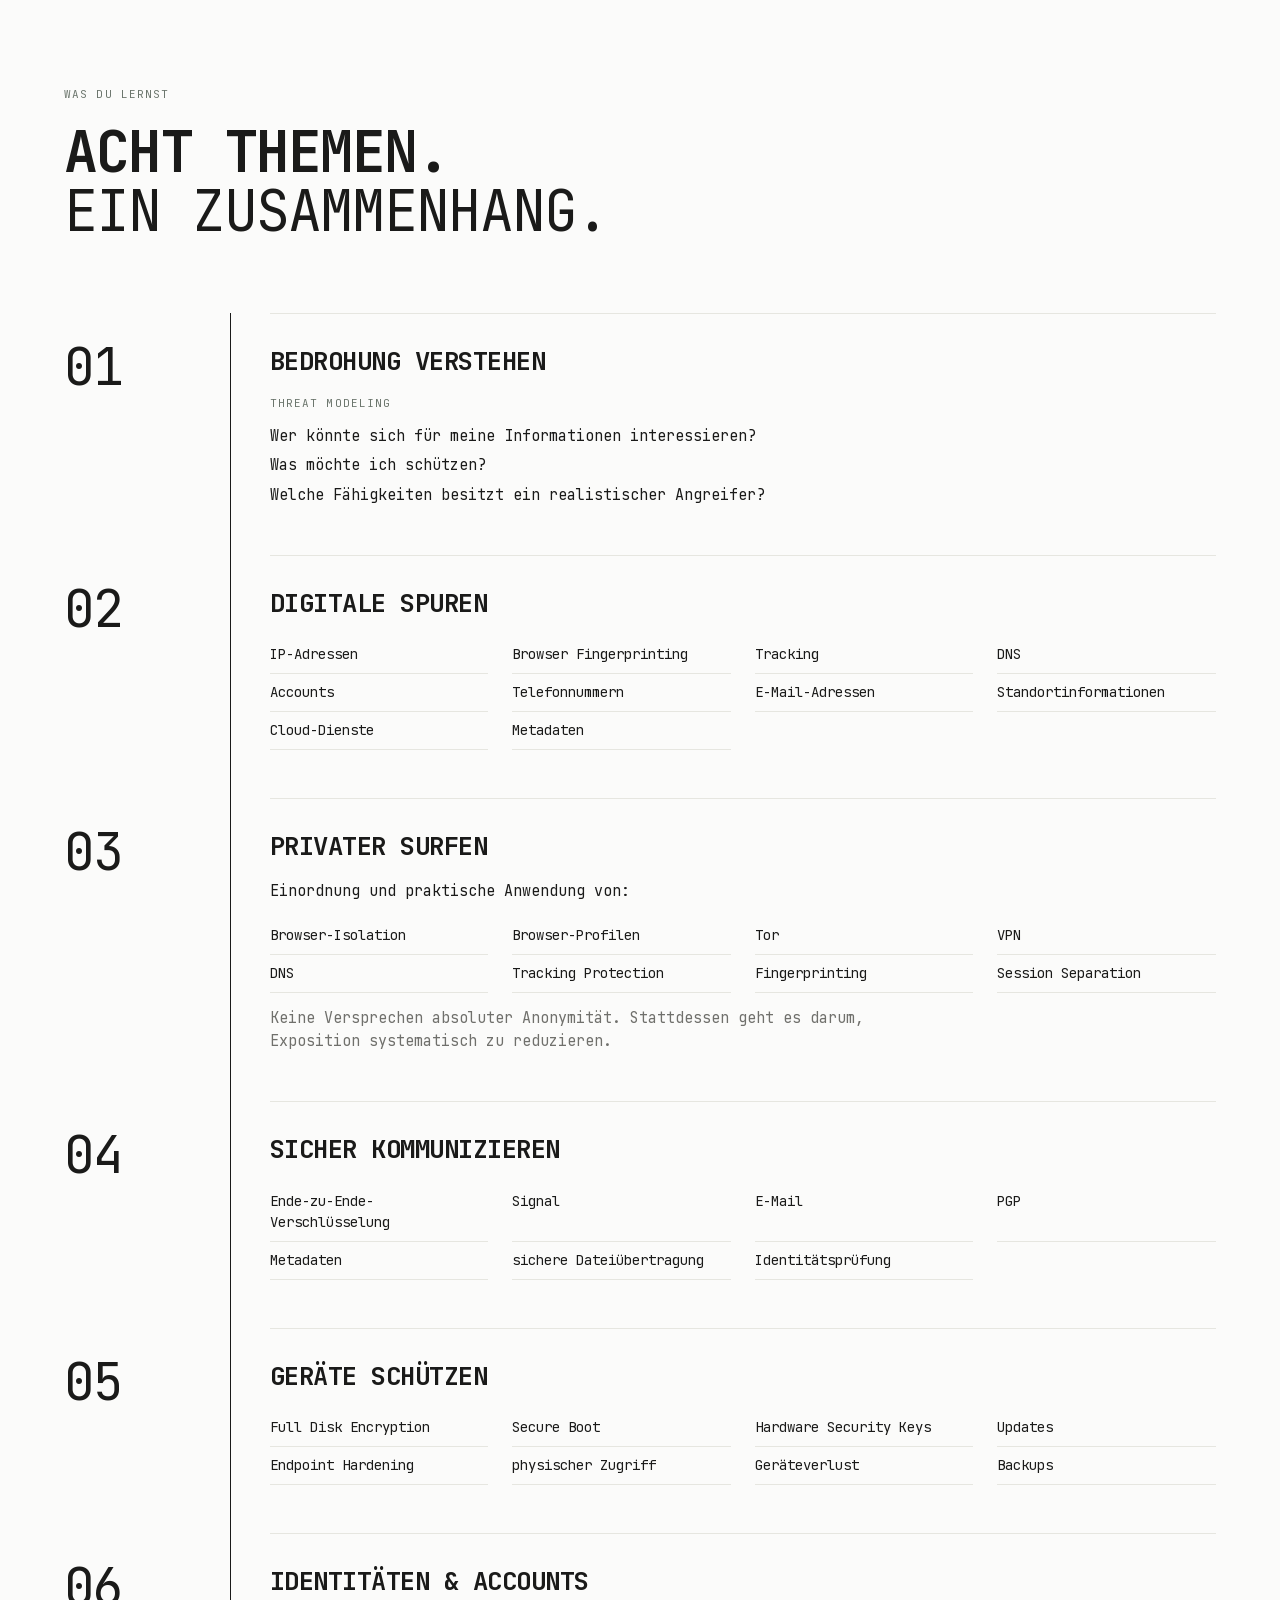
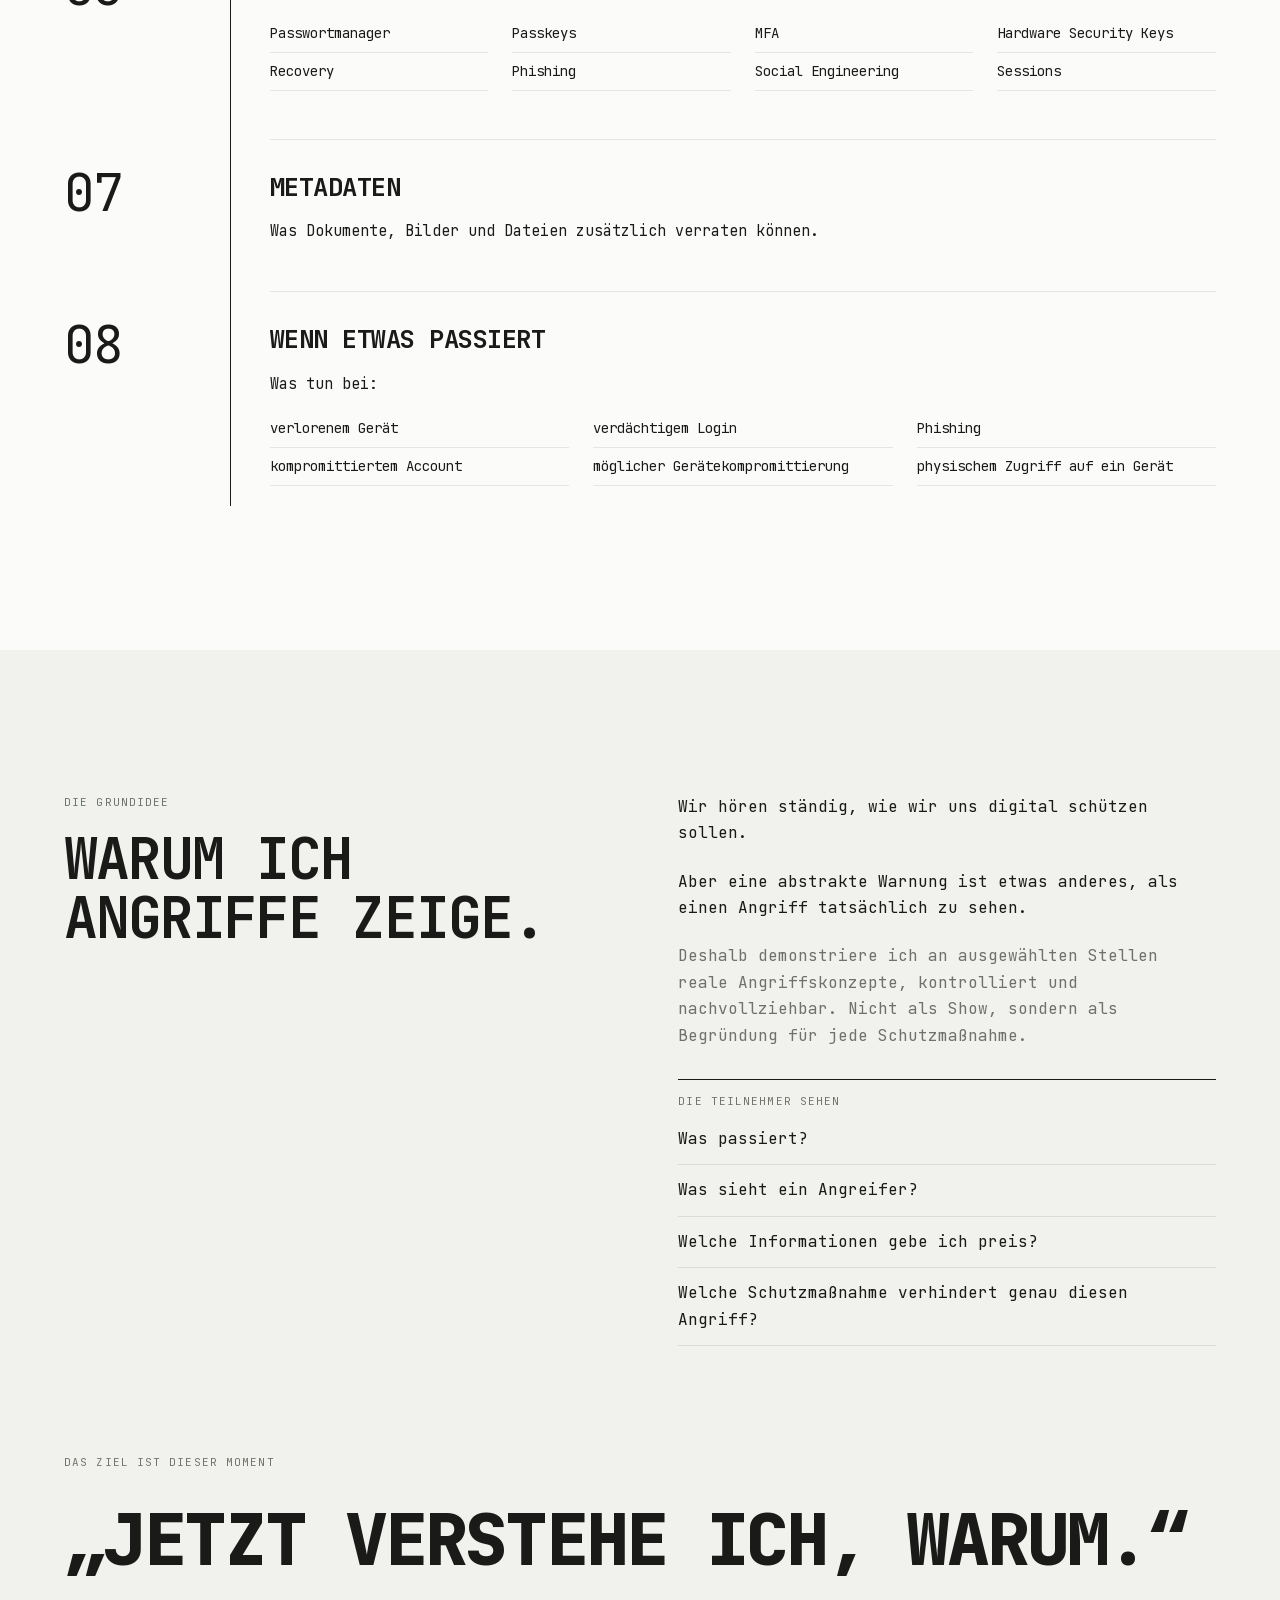
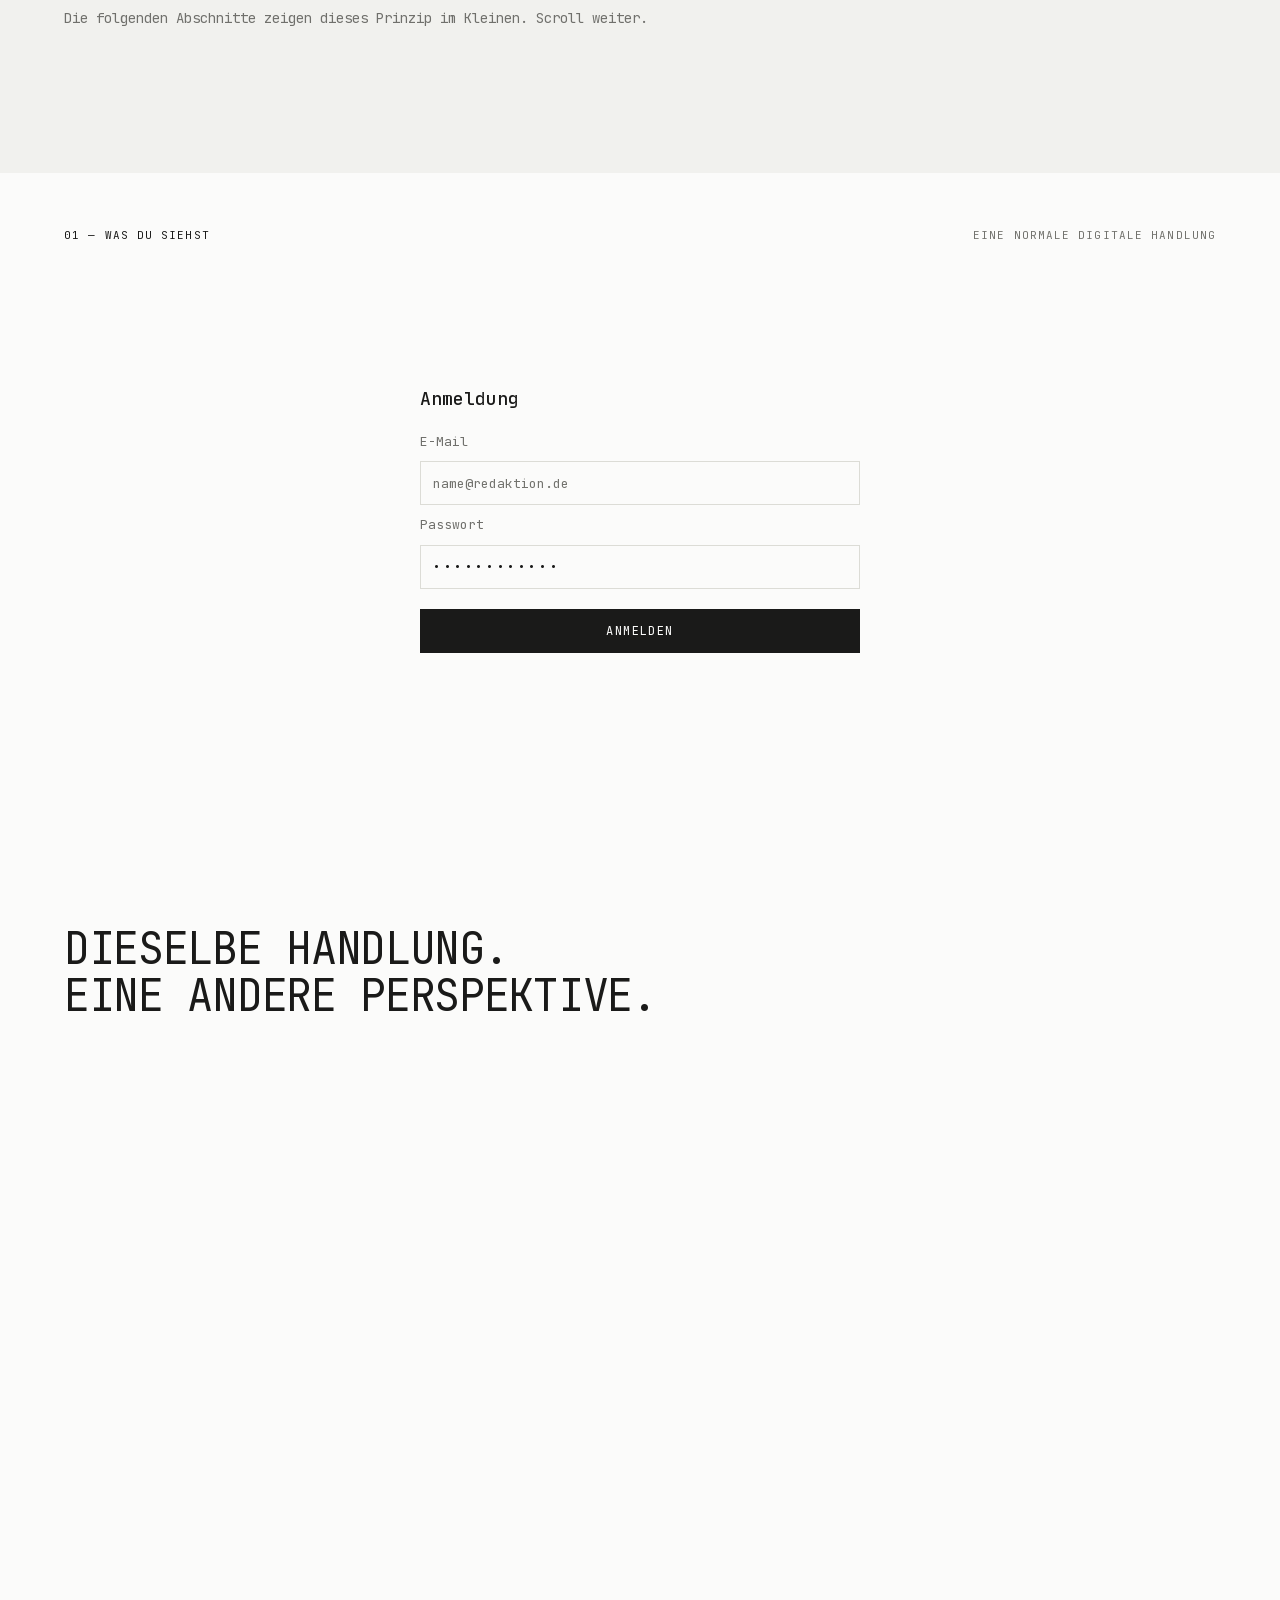
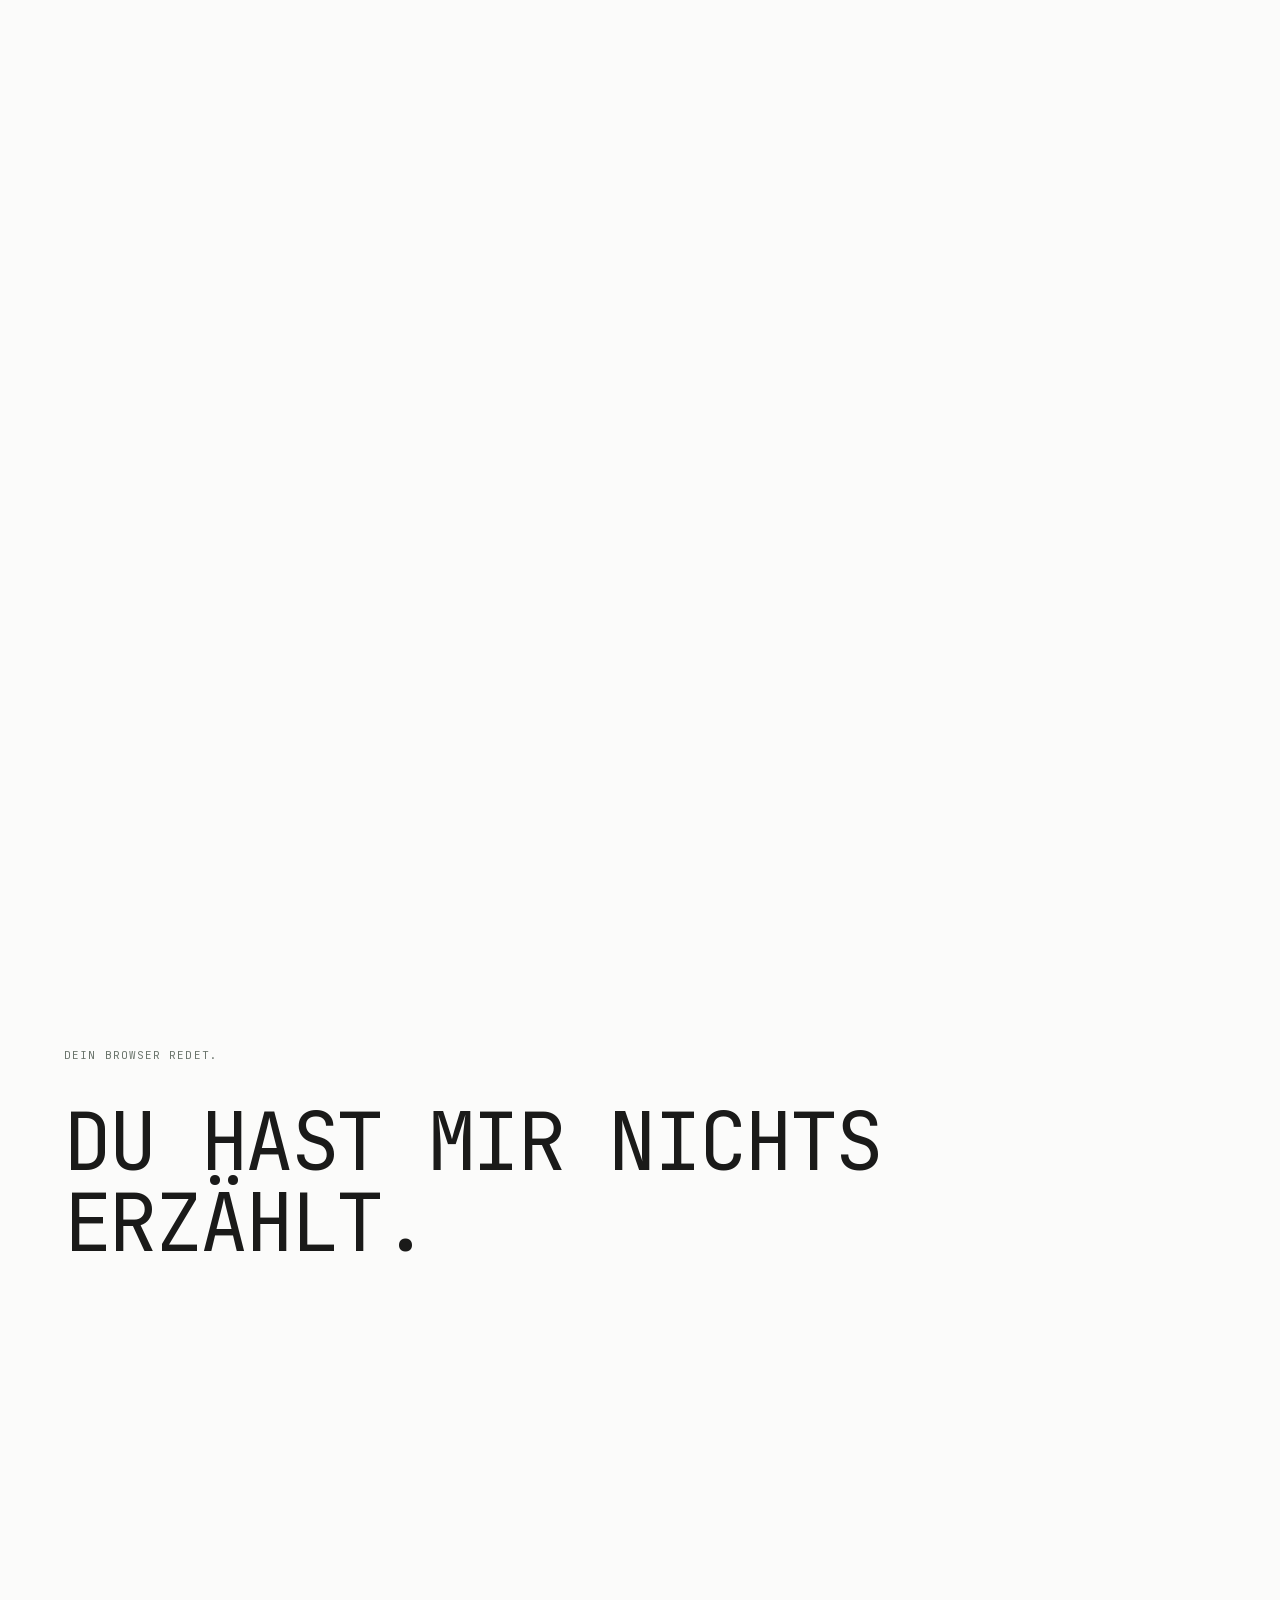
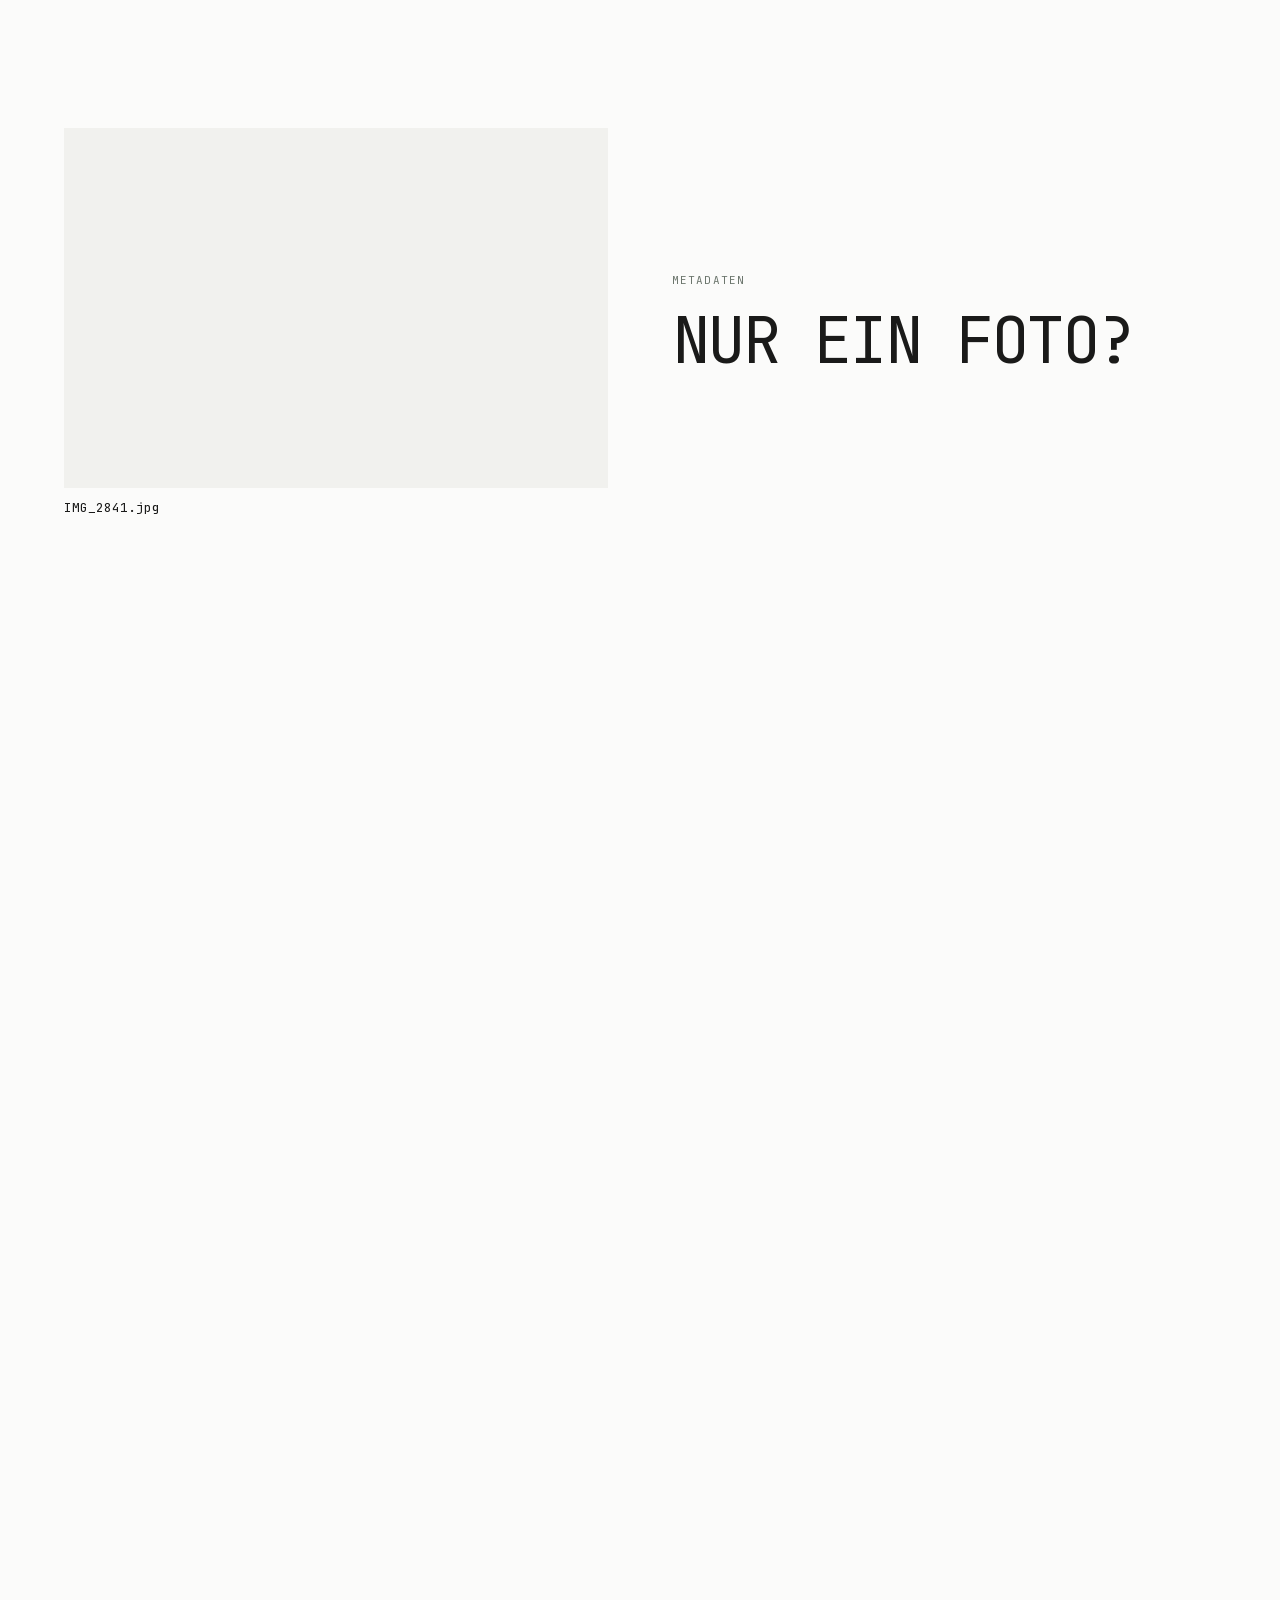
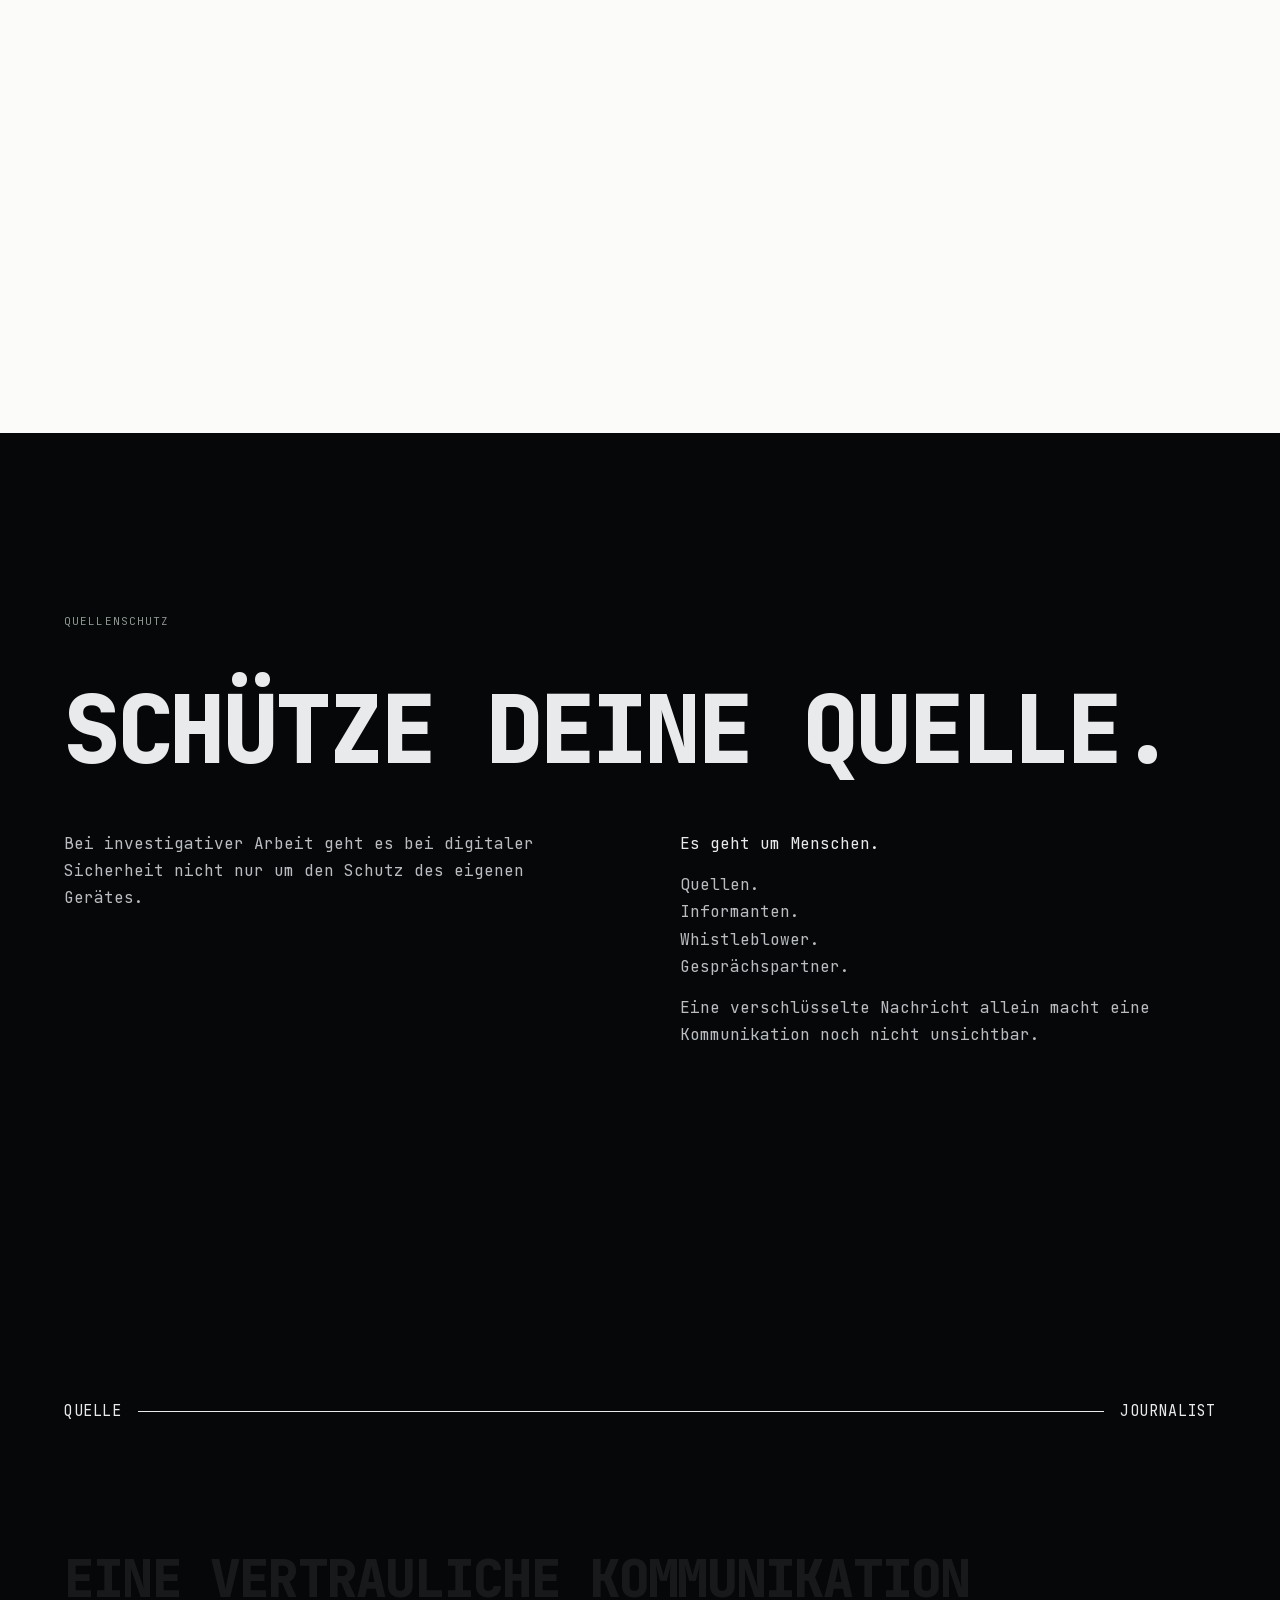
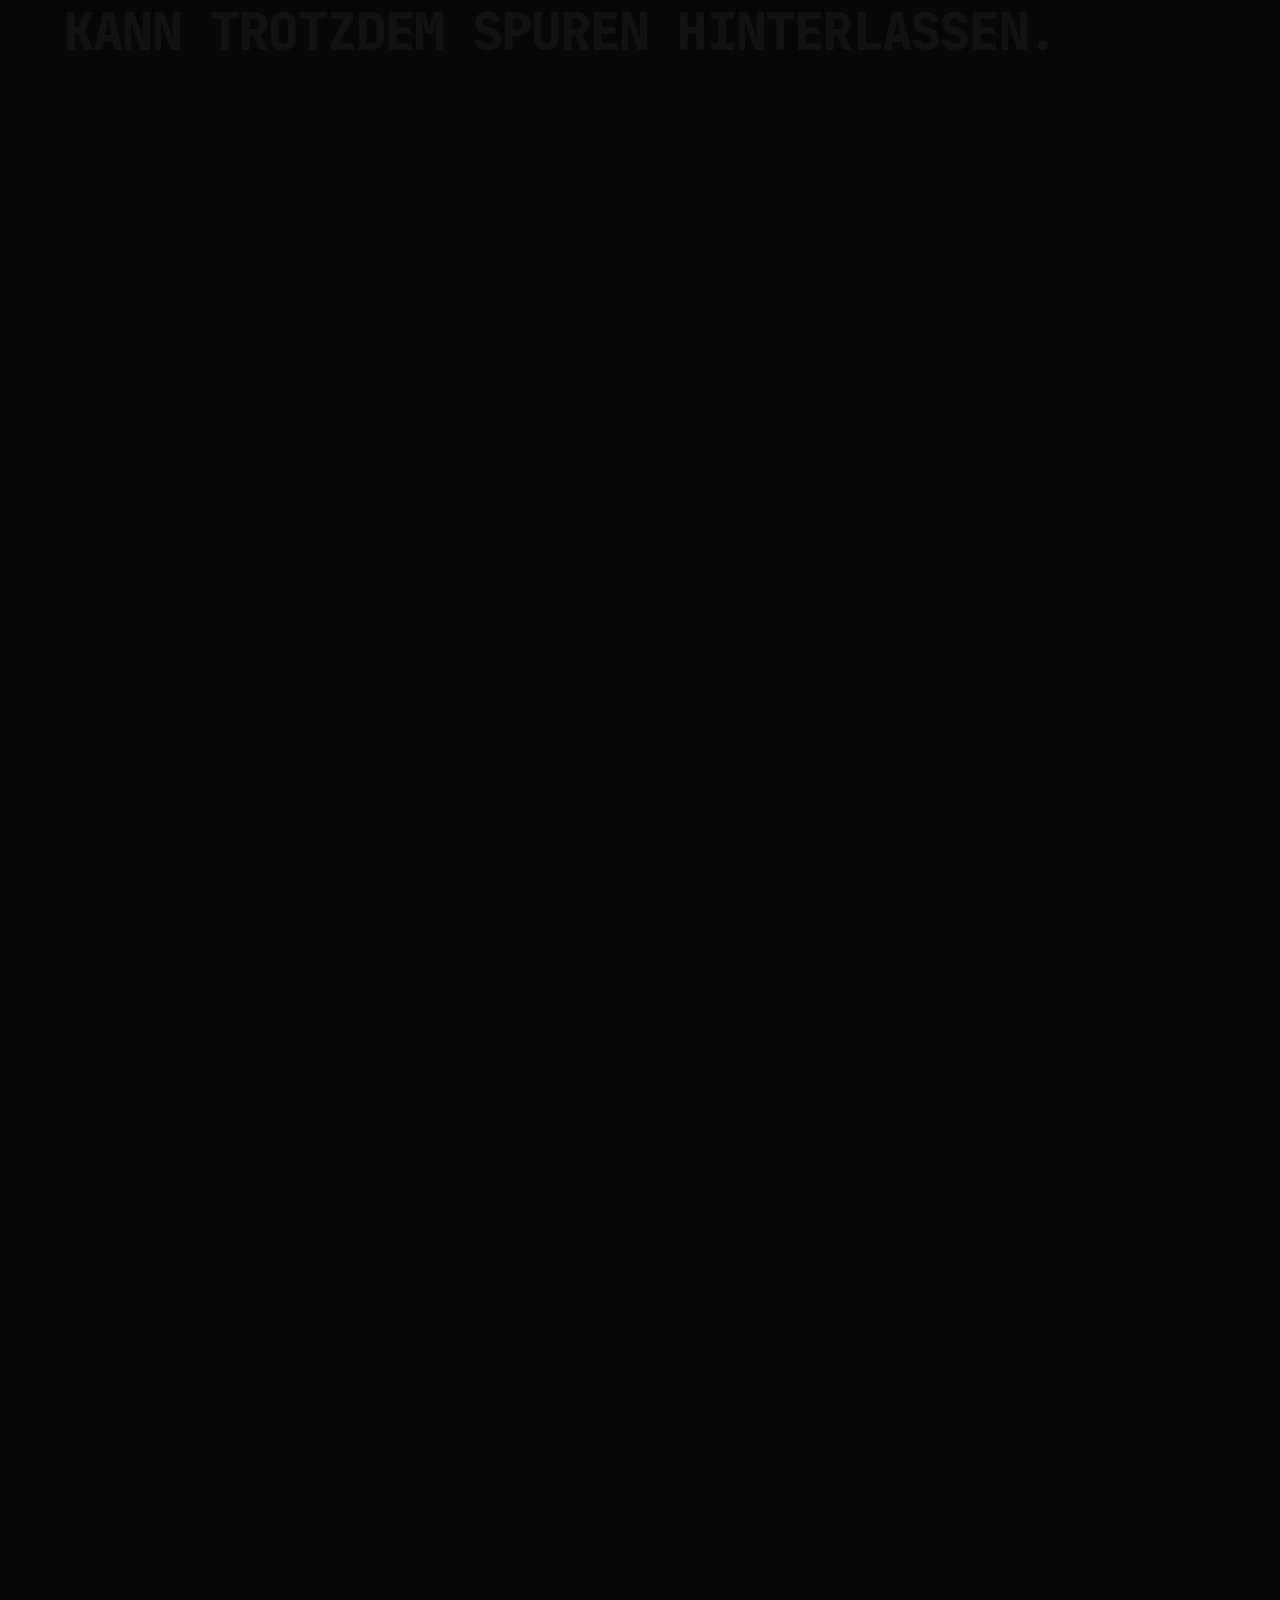
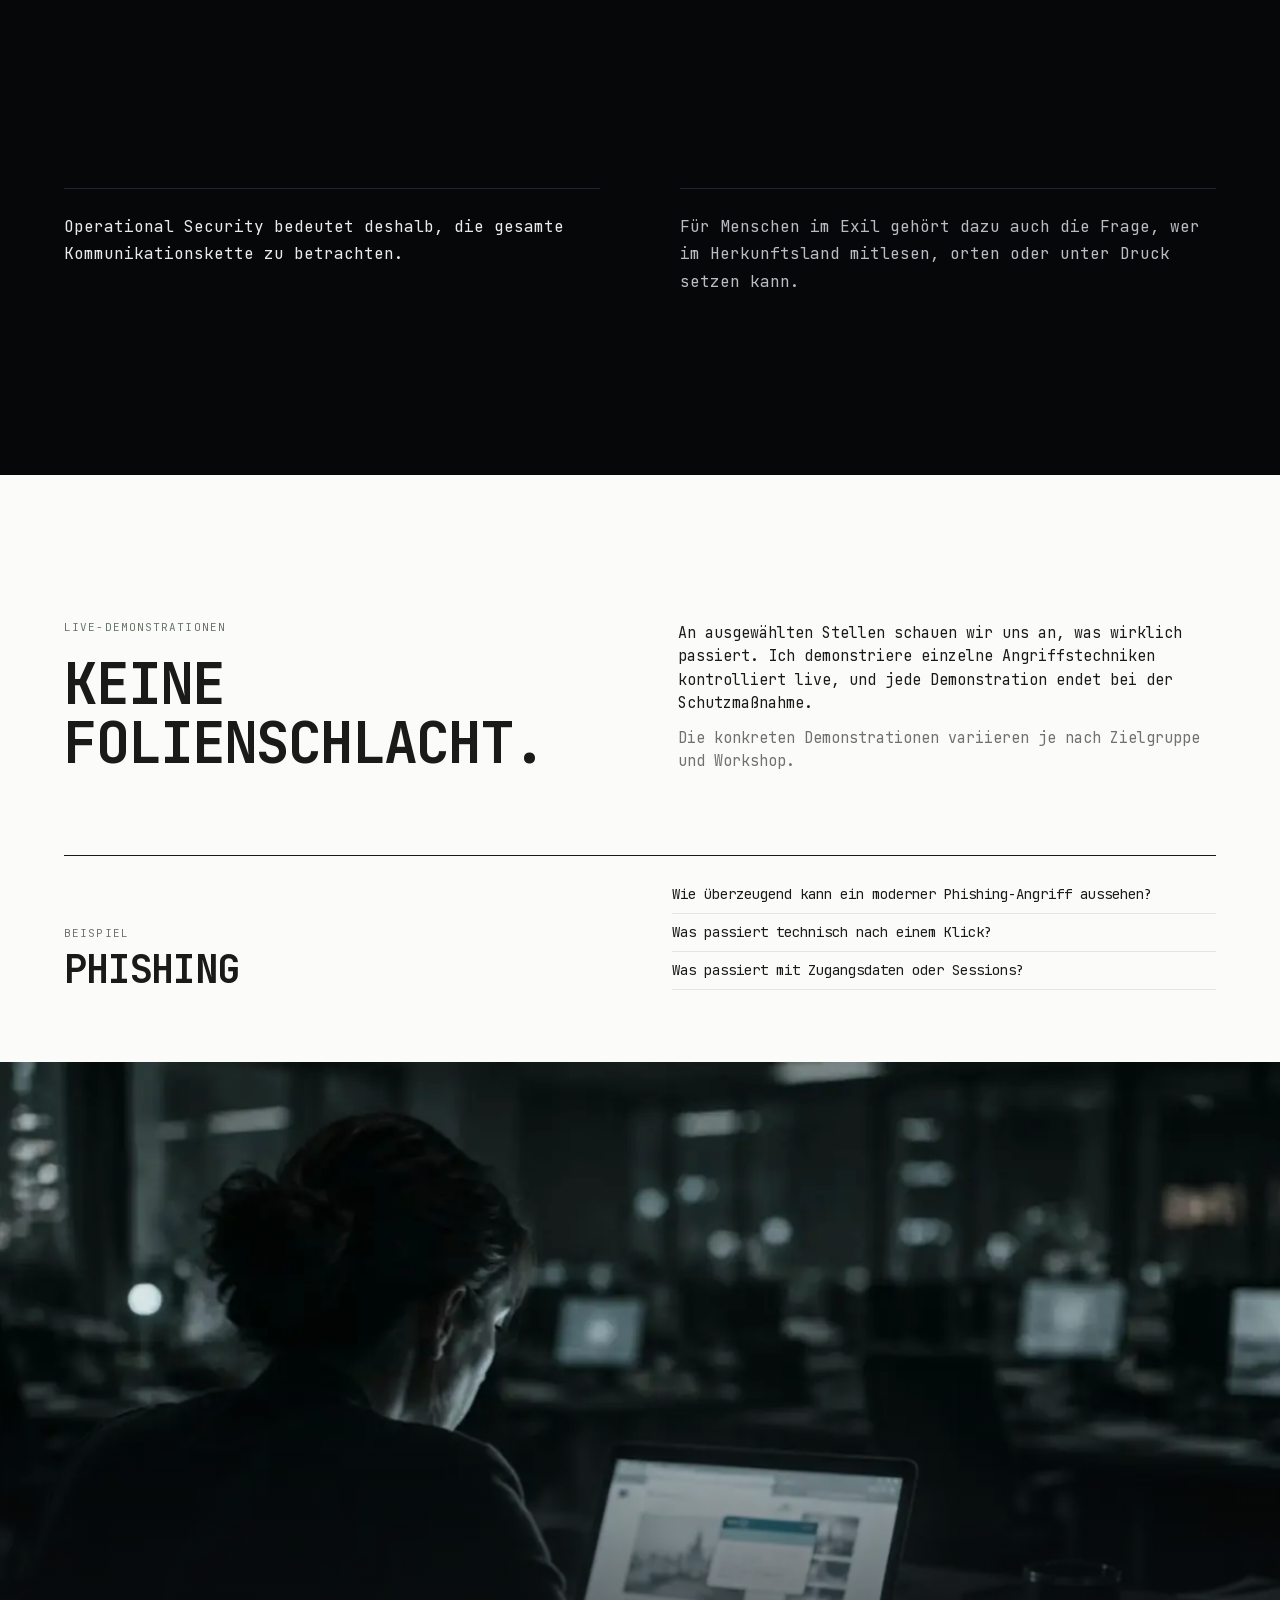
<file: workshops/index.html>
<!DOCTYPE html>
<html lang="de">
<head>
<meta charset="utf-8">
<meta name="viewport" content="width=device-width, initial-scale=1">
<meta name="theme-color" content="#fbfbfa">

<title>Workshops Digitale Selbstverteidigung &amp; OPSEC · Kolja Sagorski</title>
<meta name="description" content="Workshops und Vorträge zu digitaler Selbstverteidigung und OPSEC für Journalisten, Whistleblower und Menschen im Exil – mit Live-Demos realer Angriffe.">
<meta name="author" content="Kolja Sagorski">
<link rel="canonical" href="https://sgr.ski/workshops/">
<link rel="alternate" type="text/markdown" href="/workshops/index.md" title="Markdown-Fassung">

<meta http-equiv="Content-Security-Policy" content="default-src 'none'; img-src 'self'; manifest-src 'self'; style-src 'self'; script-src 'self' 'sha256-qzDUOctFjlaeRrBTy5qa3YHMH864TnTTFNjG5rFbVuY='; font-src 'self'; media-src 'self'; connect-src https://ip.sgr.ski https://umami.patchletter.com; base-uri 'none'; form-action 'none'">
<meta name="referrer" content="strict-origin-when-cross-origin">

<meta property="og:type" content="website">
<meta property="og:site_name" content="sgr.ski">
<meta property="og:locale" content="de_DE">
<meta property="og:title" content="Workshops Digitale Selbstverteidigung &amp; OPSEC">
<meta property="og:description" content="Du verstehst das Risiko erst, wenn du den Angriff siehst. Workshops und Vorträge zu digitaler Selbstverteidigung und Operational Security.">
<meta property="og:url" content="https://sgr.ski/workshops/">
<meta property="og:image" content="https://sgr.ski/assets/og-workshops.png">
<meta property="og:image:width" content="1200">
<meta property="og:image:height" content="630">
<meta property="og:image:alt" content="Du verstehst das Risiko erst, wenn du den Angriff siehst. Workshops und Vorträge zu digitaler Selbstverteidigung und OPSEC – Kolja Sagorski.">
<meta name="twitter:card" content="summary_large_image">
<meta name="twitter:title" content="Workshops Digitale Selbstverteidigung &amp; OPSEC">
<meta name="twitter:description" content="Du verstehst das Risiko erst, wenn du den Angriff siehst. Workshops und Vorträge mit Live-Demos realer Angriffe.">

<link rel="icon" href="/favicon.ico" sizes="32x32">
<link rel="apple-touch-icon" href="/apple-touch-icon.png">
<link rel="manifest" href="/site.webmanifest">

<link rel="preload" href="/assets/fonts/jetbrains-mono-latin.woff2" as="font" type="font/woff2" crossorigin>
<link rel="stylesheet" href="/assets/workshops.css">
<script src="/assets/workshops.js"></script>
<script defer src="/assets/workshop-quiz.js"></script>
<script defer src="/assets/umami.js" data-host-url="https://umami.patchletter.com" data-website-id="a9dbeae1-3e8d-4a32-9c86-647bfbb62c09" data-domains="sgr.ski" data-do-not-track="true" data-exclude-search="true"></script>
<script defer src="/assets/umami-recorder.js" data-host-url="https://umami.patchletter.com" data-website-id="a9dbeae1-3e8d-4a32-9c86-647bfbb62c09"></script>

<script type="application/ld+json">
{
  "@context": "https://schema.org",
  "@type": "Service",
  "name": "Workshops Digitale Selbstverteidigung & OPSEC",
  "url": "https://sgr.ski/workshops/",
  "inLanguage": "de",
  "serviceType": "Security-Awareness-Training",
  "description": "Workshops und Vorträge zu digitaler Selbstverteidigung und Operational Security für Journalisten, Whistleblower, Menschen im Exil und alle, die mit sensiblen Informationen arbeiten – mit Live-Demonstrationen realer Angriffe.",
  "image": "https://sgr.ski/assets/og-workshops.png",
  "areaServed": {
    "@type": "Country",
    "name": "Deutschland"
  },
  "availableLanguage": "de",
  "audience": {
    "@type": "Audience",
    "audienceType": "Journalisten, Redaktionen, Whistleblower, Menschen im Exil, NGOs, Rechtsanwälte, Unternehmen"
  },
  "provider": {
    "@type": "Person",
    "name": "Kolja Sagorski",
    "url": "https://sgr.ski/",
    "jobTitle": "Certified Security Analyst",
    "email": "mailto:kolja@sagorski.org",
    "sameAs": [
      "https://www.linkedin.com/in/koljasagorski/"
    ]
  },
  "hasOfferCatalog": {
    "@type": "OfferCatalog",
    "name": "Formate",
    "itemListElement": [
      {
        "@type": "Offer",
        "itemOffered": {
          "@type": "Service",
          "name": "Vortrag",
          "description": "45–90 Minuten. Kompakter Einstieg mit ausgewählten Live-Demonstrationen."
        }
      },
      {
        "@type": "Offer",
        "itemOffered": {
          "@type": "Service",
          "name": "Workshop",
          "description": "3–4 Stunden für kleine bis mittlere Gruppen: Schutzmaßnahmen, Übungen, Live-Demonstrationen."
        }
      },
      {
        "@type": "Offer",
        "itemOffered": {
          "@type": "Service",
          "name": "Ganztages-Workshop",
          "description": "6–8 Stunden: Threat Modeling, OPSEC, praktische Übungen und Live-Demonstrationen."
        }
      },
      {
        "@type": "Offer",
        "itemOffered": {
          "@type": "Service",
          "name": "Individuelles Training",
          "description": "1:1 oder kleines Team: individuelles Threat Modeling und persönliche Sicherheitsstrategie."
        }
      }
    ]
  }
}
</script>
</head>

<body>
<a class="skip" href="#main">Zum Inhalt springen</a>

<!-- ── Hero: die Firewall-Linie trennt Nutzer- und Angreiferperspektive ───── -->
<header class="hero" id="hero">
  <div class="hero__layer">
    <div class="hero__top">
      <img class="hero__avatar" src="/assets/avatar.webp" alt="" width="40" height="40">
      <div class="hero__who"><span class="hero__name">Kolja Sagorski</span><span class="hero__role">Certified Security Analyst</span></div>
      <a class="chip-link" href="/">← SGR.SKI</a>
    </div>
    <div class="hero__body">
      <div class="hero__kicker"><h1 class="label hero__h1">WORKSHOPS · DIGITALE SELBSTVERTEIDIGUNG · OPSEC · QUELLENSCHUTZ</h1><span class="label label--faint">WAS DU SIEHST</span></div>
      <p class="hero__title">DU VERSTEHST DAS RISIKO ERST, WENN DU DEN ANGRIFF SIEHST.</p>
      <div class="hero__grid">
        <div class="hero__intro">
          <p class="hero__lead">Digitale Selbstverteidigung und Operational Security für Journalisten, Whistleblower, Menschen im Exil und alle, die mit sensiblen Informationen arbeiten.</p>
          <div class="hero__cta">
            <a class="row-link row-link--strong" href="#anfrage"><span>WORKSHOP ANFRAGEN</span><span aria-hidden="true">→</span></a>
            <span class="label label--faint hero__steps">ANGRIFF → VERSTEHEN → SCHÜTZEN</span>
          </div>
        </div>
        <div class="hero__probe" aria-hidden="true"></div>
      </div>
    </div>
  </div>

  <div class="hero__layer hero__layer--dark dark" aria-hidden="true">
    <div class="hero__top">
      <img class="hero__avatar" src="/assets/avatar.webp" alt="" width="40" height="40">
      <div class="hero__who"><span class="hero__name">Kolja Sagorski</span><span class="hero__role">Certified Security Analyst</span></div>
      <span class="chip-link">← SGR.SKI</span>
    </div>
    <div class="hero__body">
      <div class="hero__kicker"><span class="label">WORKSHOPS · DIGITALE SELBSTVERTEIDIGUNG · OPSEC · QUELLENSCHUTZ</span><span class="label label--faint">WAS ICH SEHE</span></div>
      <div class="hero__title hero__title--heavy">DU VERSTEHST DAS RISIKO ERST, WENN DU DEN ANGRIFF SIEHST.</div>
      <div class="hero__grid">
        <div class="hero__intro">
          <p class="hero__lead">Digitale Selbstverteidigung und Operational Security für Journalisten, Whistleblower, Menschen im Exil und alle, die mit sensiblen Informationen arbeiten.</p>
          <div class="hero__cta">
            <span class="row-link row-link--strong"><span>WORKSHOP ANFRAGEN</span><span>→</span></span>
            <span class="label label--faint hero__steps">ANGRIFF → VERSTEHEN → SCHÜTZEN</span>
          </div>
        </div>
        <div class="hero__probe">
          <div class="kv"><span class="kv__k">IP-ADRESSE</span><span class="rr-block" data-net="ip">wird ermittelt …</span></div>
          <div class="kv"><span class="kv__k">ZEITZONE</span><span class="rr-block" data-bv="tz">—</span></div>
          <div class="kv"><span class="kv__k">SPRACHE</span><span class="rr-block" data-bv="lang">—</span></div>
          <div class="kv"><span class="kv__k">BILDSCHIRM</span><span class="rr-block" data-bv="screen">—</span></div>
          <div class="kv"><span class="kv__k">SYSTEM</span><span><span class="rr-block" data-bv="os">—</span> · <span class="rr-block" data-bv="browser">—</span></span></div>
          <div class="kv"><span class="kv__k">AUF DIESER SEITE SEIT</span><span data-since>0 s</span></div>
        </div>
      </div>
    </div>
  </div>

  <div class="hero__handle js-only" id="hero-handle" role="slider" tabindex="0"
       aria-label="Firewall-Linie: zwischen Nutzer- und Angreiferperspektive verschieben"
       aria-valuemin="0" aria-valuemax="100" aria-valuenow="38" aria-valuetext="38 Prozent Angreiferperspektive">
    <span class="hero__line"></span>
    <span class="hero__knob" aria-hidden="true">↔</span>
  </div>
</header>

<main id="main">

<!-- ── Für wen ─────────────────────────────────────────────────────────────── -->
<section class="section">
  <div class="wrap split">
    <div class="stack stack--24">
      <span class="label">FÜR WEN</span>
      <h2 class="h2">FÜR MENSCHEN, DENEN EIN KOMPROMITTIERTER ACCOUNT MEHR KOSTET ALS EIN NEUES PASSWORT.</h2>
      <p class="body-l">Im Mittelpunkt steht, wie du dich schützt: deine Geräte, deine Kommunikation, deine Quellen. Angriffe zeige ich, damit klar wird, wovor.</p>
    </div>
    <ul class="audience" role="list">
      <li><span class="audience__who">Journalisten &amp; Redaktionen</span><span class="label label--faint">QUELLENSCHUTZ</span></li>
      <li><span class="audience__who">Investigativjournalisten</span><span class="label label--faint">RECHERCHE</span></li>
      <li><span class="audience__who">Whistleblower</span><span class="label label--faint">ANONYMITÄT</span></li>
      <li><span class="audience__who">Menschen im Exil &amp; Geflüchtete</span><span class="label label--faint">ÜBERWACHUNG</span></li>
      <li><span>NGOs &amp; Menschenrechtsorganisationen</span></li>
      <li><span>Rechtsanwälte</span></li>
      <li><span>Unternehmen &amp; Führungskräfte</span></li>
      <li><span>Konferenzen &amp; Veranstaltungen</span></li>
    </ul>
  </div>
</section>

<!-- ── Inhalte ─────────────────────────────────────────────────────────────── -->
<section class="section section--flush-top" id="inhalte">
  <div class="wrap stack stack--xl">
    <div class="stack stack--20">
      <span class="label">WAS DU LERNST</span>
      <h2 class="h2">ACHT THEMEN.<br><span class="thin">EIN ZUSAMMENHANG.</span></h2>
    </div>
    <ol class="topics" role="list">
      <li class="topic">
        <span class="topic__num" aria-hidden="true">01</span><span class="topic__bar"></span>
        <div class="topic__body">
          <h3 class="h3">BEDROHUNG VERSTEHEN</h3>
          <p class="label">THREAT MODELING</p>
          <div class="topic__lines"><span>Wer könnte sich für meine Informationen interessieren?</span><span>Was möchte ich schützen?</span><span>Welche Fähigkeiten besitzt ein realistischer Angreifer?</span></div>
        </div>
      </li>
      <li class="topic">
        <span class="topic__num" aria-hidden="true">02</span><span class="topic__bar"></span>
        <div class="topic__body">
          <h3 class="h3">DIGITALE SPUREN</h3>
          <ul class="tags" role="list"><li>IP-Adressen</li><li>Browser Fingerprinting</li><li>Tracking</li><li>DNS</li><li>Accounts</li><li>Telefonnummern</li><li>E-Mail-Adressen</li><li>Standortinformationen</li><li>Cloud-Dienste</li><li>Metadaten</li></ul>
        </div>
      </li>
      <li class="topic">
        <span class="topic__num" aria-hidden="true">03</span><span class="topic__bar"></span>
        <div class="topic__body">
          <h3 class="h3">PRIVATER SURFEN</h3>
          <p class="body-m">Einordnung und praktische Anwendung von:</p>
          <ul class="tags" role="list"><li>Browser-Isolation</li><li>Browser-Profilen</li><li>Tor</li><li>VPN</li><li>DNS</li><li>Tracking Protection</li><li>Fingerprinting</li><li>Session Separation</li></ul>
          <p class="body-m muted topic__note">Keine Versprechen absoluter Anonymität. Stattdessen geht es darum, Exposition systematisch zu reduzieren.</p>
        </div>
      </li>
      <li class="topic">
        <span class="topic__num" aria-hidden="true">04</span><span class="topic__bar"></span>
        <div class="topic__body">
          <h3 class="h3">SICHER KOMMUNIZIEREN</h3>
          <ul class="tags" role="list"><li>Ende-zu-Ende-Verschlüsselung</li><li>Signal</li><li>E-Mail</li><li>PGP</li><li>Metadaten</li><li>sichere Dateiübertragung</li><li>Identitätsprüfung</li></ul>
        </div>
      </li>
      <li class="topic">
        <span class="topic__num" aria-hidden="true">05</span><span class="topic__bar"></span>
        <div class="topic__body">
          <h3 class="h3">GERÄTE SCHÜTZEN</h3>
          <ul class="tags" role="list"><li>Full Disk Encryption</li><li>Secure Boot</li><li>Hardware Security Keys</li><li>Updates</li><li>Endpoint Hardening</li><li>physischer Zugriff</li><li>Geräteverlust</li><li>Backups</li></ul>
        </div>
      </li>
      <li class="topic">
        <span class="topic__num" aria-hidden="true">06</span><span class="topic__bar"></span>
        <div class="topic__body">
          <h3 class="h3">IDENTITÄTEN &amp; ACCOUNTS</h3>
          <ul class="tags" role="list"><li>Passwortmanager</li><li>Passkeys</li><li>MFA</li><li>Hardware Security Keys</li><li>Recovery</li><li>Phishing</li><li>Social Engineering</li><li>Sessions</li></ul>
        </div>
      </li>
      <li class="topic">
        <span class="topic__num" aria-hidden="true">07</span><span class="topic__bar"></span>
        <div class="topic__body">
          <h3 class="h3">METADATEN</h3>
          <p class="body-m">Was Dokumente, Bilder und Dateien zusätzlich verraten können.</p>
        </div>
      </li>
      <li class="topic topic--last">
        <span class="topic__num" aria-hidden="true">08</span><span class="topic__bar"></span>
        <div class="topic__body">
          <h3 class="h3">WENN ETWAS PASSIERT</h3>
          <p class="body-m">Was tun bei:</p>
          <ul class="tags tags--wide" role="list"><li>verlorenem Gerät</li><li>verdächtigem Login</li><li>Phishing</li><li>kompromittiertem Account</li><li>möglicher Gerätekompromittierung</li><li>physischem Zugriff auf ein Gerät</li></ul>
        </div>
      </li>
    </ol>
  </div>
</section>

<!-- ── Warum ich Angriffe zeige ────────────────────────────────────────────── -->
<section class="section section--tint">
  <div class="wrap split">
    <div class="stack stack--20">
      <span class="label">DIE GRUNDIDEE</span>
      <h2 class="h2">WARUM ICH ANGRIFFE ZEIGE.</h2>
    </div>
    <div class="why">
      <p>Wir hören ständig, wie wir uns digital schützen sollen.</p>
      <p>Aber eine abstrakte Warnung ist etwas anderes, als einen Angriff tatsächlich zu sehen.</p>
      <p class="muted">Deshalb demonstriere ich an ausgewählten Stellen reale Angriffskonzepte, kontrolliert und nachvollziehbar. Nicht als Show, sondern als Begründung für jede Schutzmaßnahme.</p>
      <div class="why__list">
        <span class="label label--faint why__head">DIE TEILNEHMER SEHEN</span>
        <span>Was passiert?</span>
        <span>Was sieht ein Angreifer?</span>
        <span>Welche Informationen gebe ich preis?</span>
        <span>Welche Schutzmaßnahme verhindert genau diesen Angriff?</span>
      </div>
    </div>
  </div>
  <div class="wrap moment">
    <span class="label label--faint">DAS ZIEL IST DIESER MOMENT</span>
    <p class="moment__quote">„JETZT VERSTEHE ICH, WARUM.“</p>
    <p class="muted">Die folgenden Abschnitte zeigen dieses Prinzip im Kleinen. Scroll weiter.</p>
  </div>
</section>

<!-- ── Bühne 1: Anmeldung ──────────────────────────────────────────────────── -->
<section class="stage stage--login" data-stage aria-label="Perspektivwechsel: Anmeldung">
  <div class="stage__sticky">
    <div class="stage__layer stage__layer--col">
      <div class="stage__bar label-plain"><span>01 — WAS DU SIEHST</span><span class="label--faint">EINE NORMALE DIGITALE HANDLUNG</span></div>
      <div class="stage__center">
        <div class="mock">
          <div class="mock__title">Anmeldung</div>
          <span class="muted">E-Mail</span>
          <div class="mock__field mock__field--placeholder">name@redaktion.de</div>
          <span class="muted">Passwort</span>
          <div class="mock__field mock__field--pw">••••••••••••</div>
          <div class="mock__btn">ANMELDEN</div>
          <div class="mock__foot"></div>
        </div>
      </div>
      <p class="stage__claim">DIESELBE HANDLUNG.<br>EINE ANDERE PERSPEKTIVE.</p>
    </div>
    <div class="stage__layer stage__layer--col stage__layer--dark dark">
      <div class="stage__bar label-plain"><span>02 — WAS EIN ANGREIFER SIEHT</span><span class="label--faint">DIESELBE HANDLUNG, SECHS EBENEN</span></div>
      <div class="stage__center">
        <div class="mock">
          <div class="mock__title">Anmeldung</div>
          <span class="muted">E-Mail</span>
          <div class="mock__field mock__field--exposed"><span>name@redaktion.de</span><span class="tag">IDENTITÄT</span></div>
          <span class="muted">Passwort</span>
          <div class="mock__field mock__field--exposed"><span>Sommer2019!</span><span class="tag">ZUGANGSDATEN</span></div>
          <div class="mock__field mock__field--exposed mock__field--gap"><span>sid=7f3a…c21e</span><span class="tag">SESSION</span></div>
          <div class="mock__foot mock__foot--rows">
            <div class="kv kv--sm"><span class="tag">GERÄT</span><span><span class="rr-block" data-bv="os">—</span> · <span class="rr-block" data-bv="browser">—</span></span></div>
            <div class="kv kv--sm"><span class="tag">NETZWERK</span><span class="rr-block" data-net="network">IP-Adresse, Provider, Region</span></div>
            <div class="kv kv--sm"><span class="tag">METADATEN</span><span>Zeitpunkt, Häufigkeit, Herkunft</span></div>
          </div>
        </div>
      </div>
      <p class="stage__claim stage__claim--heavy">DIESELBE HANDLUNG.<br>EINE ANDERE PERSPEKTIVE.</p>
    </div>
    <div class="stage__line" aria-hidden="true"></div>
  </div>
</section>

<!-- ── Bühne 2: Dein Browser redet ─────────────────────────────────────────── -->
<section class="stage stage--browser" data-stage aria-label="Dein Browser redet">
  <div class="stage__sticky">
    <div class="stage__layer stage__layer--talk">
      <span class="label">DEIN BROWSER REDET.</span>
      <h2 class="talk__title">DU HAST MIR NICHTS ERZÄHLT.</h2>
      <div class="talk__space"></div>
    </div>
    <div class="stage__layer stage__layer--talk stage__layer--dark dark">
      <span class="label">DEIN BROWSER REDET.</span>
      <div class="talk__title talk__title--heavy">DU HAST MIR NICHTS ERZÄHLT.<br><span class="accent">DEIN BROWSER SCHON.</span></div>
      <div class="talk__grid">
        <div class="probe">
          <span class="tag tag--faint probe__head">BROWSER-ANALYSE</span>
          <div class="probe__row"><span class="muted">IP-ADRESSE</span><span class="rr-block" data-net="ip">jedem Server bekannt</span><span class="tag-plain">ERKENNBAR</span></div>
          <div class="probe__row"><span class="muted">PROVIDER</span><span class="rr-block" data-net="provider">jedem Server bekannt</span><span class="tag-plain">ERKENNBAR</span></div>
          <div class="probe__row"><span class="muted">STANDORT</span><span class="rr-block" data-net="location">aus der IP ableitbar</span><span class="tag-plain">UNGEFÄHR</span></div>
          <div class="probe__row"><span class="muted">VERBINDUNG</span><span class="rr-block" data-net="conn">—</span><span class="tag-plain">ERKENNBAR</span></div>
          <div class="probe__row"><span class="muted">SYSTEM</span><span><span class="rr-block" data-bv="os">—</span> · <span class="rr-block" data-bv="browser">—</span></span><span class="tag-plain">ERKENNBAR</span></div>
          <div class="probe__row"><span class="muted">ZEITZONE</span><span class="rr-block" data-bv="tz">—</span><span class="tag-plain">ERKENNBAR</span></div>
          <div class="probe__row"><span class="muted">SPRACHE</span><span class="rr-block" data-bv="lang">—</span><span class="tag-plain">ERKENNBAR</span></div>
          <div class="probe__row"><span class="muted">BILDSCHIRM</span><span class="rr-block" data-bv="screen">—</span><span class="tag-plain">ERKENNBAR</span></div>
          <div class="probe__row"><span class="muted">GRAFIKKARTE</span><span class="rr-block" data-bv="gpu">—</span><span class="tag-plain">ERKENNBAR</span></div>
          <div class="probe__row"><span class="muted">HARDWARE</span><span class="rr-block" data-bv="hw">—</span><span class="tag-plain">ERKENNBAR</span></div>
          <div class="probe__row"><span class="muted">FINGERPRINT</span><span class="rr-block" data-bv="fp">—</span><span class="tag-plain tag-plain--bold">MÖGLICH</span></div>
        </div>
        <div class="talk__text">
          <p>Schon ein gewöhnlicher Seitenaufruf kann mehr Informationen preisgeben, als vielen Menschen bewusst ist.</p>
          <p class="talk__small">IP, Provider, Standort und Verbindung sieht jeder Server, den du aufrufst. Hier meldet sie ip.sgr.ski zurück. Alles andere liest dein Browser selbst aus und wird hier nicht gespeichert. Umami erfasst auf meinem eigenen Server Besuchsstatistiken, Heatmaps und Sitzungsaufzeichnungen, ohne Cookies. Die hier angezeigten persönlichen Browser- und Netzwerkdaten sowie Quiz-Antworten und Ergebnisse sind von den Aufzeichnungen ausgenommen.</p>
        </div>
      </div>
    </div>
    <div class="stage__line" aria-hidden="true"></div>
  </div>
</section>

<!-- ── Bühne 3: Metadaten ──────────────────────────────────────────────────── -->
<section class="stage stage--meta" data-stage aria-label="Metadaten">
  <div class="stage__sticky">
    <div class="stage__layer stage__layer--mid">
      <div class="meta">
        <div class="meta__file">
          <img class="meta__photo" src="/assets/observation.webp" width="800" height="533" loading="lazy" decoding="async"
               alt="Observation aus einem geparkten Auto: Eine Person beobachtet einen Mann im Anzug durchs Fernglas, eine zweite fotografiert ihn mit einer Spiegelreflexkamera.">
          <span class="meta__name">IMG_2841.jpg</span>
        </div>
        <div class="stack stack--20">
          <span class="label">METADATEN</span>
          <h2 class="meta__title">NUR EIN FOTO?</h2>
        </div>
      </div>
    </div>
    <div class="stage__layer stage__layer--mid stage__layer--dark dark">
      <div class="meta">
        <div class="meta__file">
          <div class="meta__exif">
            <div class="exif"><span class="muted">Aufnahmezeit</span><span>14.03.2026, 07:41:09</span></div>
            <div class="exif"><span class="muted">Gerät</span><span>Smartphone, Hauptkamera</span></div>
            <div class="exif"><span class="muted">Software</span><span>Kamera-App 19.3</span></div>
            <div class="exif"><span class="muted">GPS</span><span class="bold">38.9525° N, 77.1430° W</span></div>
            <div class="exif"><span class="muted">Dateiname</span><span>IMG_2841.jpg</span></div>
            <div class="exif"><span class="muted">Zeitstempel</span><span>2026-03-14T11:41:09Z</span></div>
          </div>
          <span class="meta__name">IMG_2841.jpg <span class="label--faint">· Beispieldaten</span></span>
        </div>
        <div class="stack stack--20">
          <span class="label">METADATEN</span>
          <div class="meta__title meta__title--heavy">EINE DATEI KANN MEHR VERRATEN ALS IHR INHALT.</div>
          <p class="body-m muted meta__note">Besonders für investigative Arbeit ist dieser Punkt wichtig.</p>
        </div>
      </div>
    </div>
    <div class="stage__line" aria-hidden="true"></div>
  </div>
</section>

<!-- ── Quellenschutz ───────────────────────────────────────────────────────── -->
<section class="source dark" id="quellenschutz">
  <div class="wrap source__intro">
    <span class="label">QUELLENSCHUTZ</span>
    <h2 class="source__title">SCHÜTZE DEINE QUELLE.</h2>
    <div class="source__cols">
      <p class="soft">Bei investigativer Arbeit geht es bei digitaler Sicherheit nicht nur um den Schutz des eigenen Gerätes.</p>
      <div class="stack stack--14">
        <p>Es geht um Menschen.</p>
        <p class="soft">Quellen.<br>Informanten.<br>Whistleblower.<br>Gesprächspartner.</p>
        <p class="soft">Eine verschlüsselte Nachricht allein macht eine Kommunikation noch nicht unsichtbar.</p>
      </div>
    </div>
  </div>
  <div class="chain-stage" id="chain-stage">
    <div class="chain" data-step="0">
      <div class="chain__fig" role="img" aria-label="Kommunikationskette von der Quelle über Provider, Netzwerk und Gerät bis in die Cloud. Jede Station hinterlässt Spuren: Identität, Logs, IP, Session, Daten.">
        <div class="chain__meta" aria-hidden="true">METADATEN<br>↓</div>
        <div class="chain__track" aria-hidden="true">
          <div class="chain__simple"><span>QUELLE</span><span class="chain__wire"></span><span>JOURNALIST</span></div>
          <div class="chain__full"><span>QUELLE →</span><span>PROVIDER →</span><span>NETZWERK →</span><span>GERÄT →</span><span>CLOUD</span></div>
        </div>
        <div class="chain__traces" aria-hidden="true"><span>↓<br>Identität</span><span>↓<br>Logs</span><span>↓<br>IP</span><span>↓<br>Session</span><span>↓<br>Daten</span></div>
      </div>
      <p class="chain__claim">EINE VERTRAULICHE KOMMUNIKATION<br><span class="accent">KANN TROTZDEM SPUREN HINTERLASSEN.</span></p>
    </div>
  </div>
  <div class="wrap source__outro">
    <p>Operational Security bedeutet deshalb, die gesamte Kommunikationskette zu betrachten.</p>
    <p class="soft">Für Menschen im Exil gehört dazu auch die Frage, wer im Herkunftsland mitlesen, orten oder unter Druck setzen kann.</p>
  </div>
</section>

<!-- ── Live-Demonstrationen ────────────────────────────────────────────────── -->
<section class="section section--lead" id="demos">
  <div class="wrap stack stack--demos">
    <div class="split split--end">
      <div class="stack stack--20">
        <span class="label">LIVE-DEMONSTRATIONEN</span>
        <h2 class="h2">KEINE FOLIENSCHLACHT.</h2>
      </div>
      <div class="stack stack--12 body-m">
        <p>An ausgewählten Stellen schauen wir uns an, was wirklich passiert. Ich demonstriere einzelne Angriffstechniken kontrolliert live, und jede Demonstration endet bei der Schutzmaßnahme.</p>
        <p class="muted">Die konkreten Demonstrationen variieren je nach Zielgruppe und Workshop.</p>
      </div>
    </div>

    <div class="demo__head">
      <div class="stack stack--10"><span class="label label--faint">BEISPIEL</span><h3 class="demo__title">PHISHING</h3></div>
      <div class="lines">
        <span>Wie überzeugend kann ein moderner Phishing-Angriff aussehen?</span>
        <span>Was passiert technisch nach einem Klick?</span>
        <span>Was passiert mit Zugangsdaten oder Sessions?</span>
      </div>
    </div>
  </div>
</section>

<!-- ── Film: Phishing, randlose Bühne ──────────────────────────────────────── -->
<section class="film dark" data-film aria-label="Film: ein Phishing-Angriff in drei Einstellungen">
  <video class="film__video" title="Klicken zum Anhalten" autoplay muted loop playsinline preload="auto" width="1280" height="720"
         poster="/assets/video/phishing-poster.webp" aria-describedby="film-steps">
    <source src="/assets/video/phishing-av1.mp4" type='video/mp4; codecs="av01.0.05M.08"'>
    <source src="/assets/video/phishing.mp4" type='video/mp4; codecs="avc1.64001F"'>
  </video>
  <div class="film__shade" aria-hidden="true"></div>
  <div class="film__text" aria-hidden="true">
    <div class="film__word" data-film-word>EIN KLICK.</div>
    <div class="film__line label-plain"><span data-film-count>01 / 03</span><span data-film-line>Eine Mail kommt. Ein Klick.</span></div>
  </div>
  <ol class="sr-only" id="film-steps">
    <li>Eine Journalistin arbeitet nachts in der Redaktion. Eine Mail kommt, sie klickt den Link.</li>
    <li>Sie gibt ihr Passwort ein und bestätigt.</li>
    <li>In einem dunklen Raum kommen die Zugangsdaten auf dem Bildschirm des Angreifers an.</li>
  </ol>
</section>

<!-- ── Selbst ausprobieren + weitere Beispiele ─────────────────────────────── -->
<section class="section section--follow">
  <div class="wrap stack stack--demos">
    <article class="demo demo--list">
      <div class="stack stack--14">
        <span class="label label--faint">BEISPIEL</span>
        <h3 class="demo__title">PASSWÖRTER, MFA &amp; SESSIONS</h3>
        <p class="body-m">Ein sicheres Passwort allein schützt nicht vor jedem Angriff.</p>
      </div>
      <div class="versus">
        <div class="versus__col"><span class="label label--faint versus__head">RISIKEN</span><span>Zugangsdaten</span><span>Sessions</span><span>Session Cookies</span><span>MFA</span><span>Account Recovery</span></div>
        <div class="versus__col versus__col--good"><span class="label-plain versus__head">SCHUTZ</span><span>Passkeys</span><span>Hardware Security Keys</span><span>MFA</span><span>Session Management</span><span>sichere Wiederherstellung</span></div>
      </div>
    </article>
  </div>
</section>

<!-- ── Ablauf ──────────────────────────────────────────────────────────────── -->
<section class="flow" id="flow" aria-label="Workshop-Ablauf">
  <div class="flow__sticky dark" data-flow>
    <div class="flow__bar label-plain"><span>WORKSHOP-ABLAUF</span><span class="flow__side" data-flow-side>DIE SEITE DES ANGREIFERS</span></div>
    <div class="flow__word" aria-live="polite" data-flow-word>ANGRIFF.</div>
    <ol class="flow__steps" role="list">
      <li class="flow__step is-active"><span class="flow__n">01</span><span class="bold">ANGRIFF</span><span class="flow__d">Du siehst, was passiert.</span></li>
      <li class="flow__step"><span class="flow__n">02</span><span class="bold">VERSTEHEN</span><span class="flow__d">Wir zerlegen den Angriff.</span></li>
      <li class="flow__step"><span class="flow__n">03</span><span class="bold">SCHÜTZEN</span><span class="flow__d">Wir bauen die Verteidigung.</span></li>
      <li class="flow__step"><span class="flow__n">04</span><span class="bold">PRÜFEN</span><span class="flow__d">Wir testen, ob sie funktioniert.</span></li>
    </ol>
  </div>
</section>

<!-- ── Formate ─────────────────────────────────────────────────────────────── -->
<section class="section section--bgvideo dark" id="formate">
  <video class="bgvideo" data-bgvideo autoplay muted loop playsinline preload="auto" width="1280" height="720"
         poster="/assets/video/talk-poster.webp" aria-hidden="true" tabindex="-1">
    <source src="/assets/video/talk-av1.mp4" type='video/mp4; codecs="av01.0.05M.08"'>
    <source src="/assets/video/talk.mp4" type='video/mp4; codecs="avc1.64001F"'>
  </video>
  <div class="bgvideo__veil" aria-hidden="true"></div>
  <div class="wrap stack stack--formats">
    <div class="stack stack--20">
      <span class="label">FORMATE</span>
      <h2 class="h2">VOM VORTRAG BIS ZUM 1:1.</h2>
    </div>
    <div class="formats">
      <div class="format"><div class="stack stack--6"><h3 class="format__title">VORTRAG</h3><span class="format__dur">45–90 MINUTEN</span></div><p>Für Konferenzen, Unternehmen, Redaktionen und Veranstaltungen.</p><p class="muted">Kompakter Einstieg mit ausgewählten Live-Demonstrationen.</p></div>
      <div class="format"><div class="stack stack--6"><h3 class="format__title">WORKSHOP</h3><span class="format__dur">3–4 STUNDEN</span></div><p>Für kleine bis mittlere Gruppen.</p><p class="muted">Konkrete Schutzmaßnahmen, praktische Übungen und gezielte Live-Demonstrationen.</p></div>
      <div class="format"><div class="stack stack--6"><h3 class="format__title">GANZTAGES-WORKSHOP</h3><span class="format__dur">6–8 STUNDEN</span></div><p>Intensives Training.</p><p class="muted">Threat Modeling, OPSEC, praktische Übungen, Live-Demonstrationen und konkrete Schutzmaßnahmen.</p></div>
      <div class="format"><div class="stack stack--6"><h3 class="format__title">INDIVIDUELLES TRAINING</h3><span class="format__dur">1:1 ODER KLEINES TEAM</span></div><p>Für Personen und Teams mit besonderem Schutzbedarf.</p><p class="muted">Individuelles Threat Modeling und Entwicklung einer persönlichen Sicherheitsstrategie.</p></div>
    </div>
    <a class="row-link row-link--strong row-link--inline" href="mailto:kolja@sagorski.org?subject=Format-Anfrage"><span>FORMAT ANFRAGEN</span><span aria-hidden="true">→</span></a>
  </div>
</section>

<!-- ── Über mich ───────────────────────────────────────────────────────────── -->
<section class="section">
  <div class="wrap split about">
    <div class="about__id">
      <img class="about__avatar" src="/assets/avatar.webp" width="96" height="96" loading="lazy"
           alt="Portrait von Kolja Sagorski, mittig geteilt: auf einer Seite Anzug, auf der anderen Hoodie.">
      <div class="stack stack--4"><span class="label">ÜBER MICH</span><h2 class="about__name">KOLJA SAGORSKI</h2><span class="about__role">Certified Security Analyst</span></div>
    </div>
    <div class="stack stack--20">
      <p class="about__tagline">20+ Jahre auf beiden Seiten der Firewall.</p>
      <p class="about__fields">Cyber Security · Offensive Security · Defensive Security · Operational Security · Privacy · Infrastructure Security</p>
    </div>
  </div>
</section>

<!-- ── Sicherheitscheck ────────────────────────────────────────────────────── -->
<section class="section quiz" id="sicherheitscheck" aria-labelledby="quiz-title">
  <div class="wrap split split--start">
    <div class="stack stack--24">
      <h2 class="h2" id="quiz-title">BRAUCHST DU<br>EINEN WORKSHOP?</h2>
      <p class="body-l">Zehn Fragen zu deinem digitalen Alltag. Finde heraus, wo du und dein Team gut aufgestellt seid und wo sich ein genauerer Blick lohnt.</p>
      <p class="quiz__meta">10 Fragen · ca. 3 Minuten · 0–100 Punkte</p>
      <p class="body-m muted">Antworte so, wie ihr tatsächlich arbeitet. Was nur bei dir, aber noch nicht im ganzen Team funktioniert, zählt als teilweise umgesetzt. Arbeitest du allein, beziehe die Fragen auf dich.</p>
      <p class="quiz__privacy">Deine Antworten bleiben in diesem Browser und werden weder gespeichert noch übertragen.</p>
    </div>
    <div class="quiz__panel" data-quiz>
      <div class="stack stack--24" data-quiz-intro>
        <h3 class="h3">WIE SICHER IST EUER ALLTAG?</h3>
        <p class="body-m">Es geht um Routinen, nicht um Fachbegriffe. Auch „weiß ich nicht“ ist eine hilfreiche Antwort.</p>
        <p class="quiz__meta">Pro Frage: 10 Punkte für konsequenten Schutz, 5 für teilweise Umsetzung, 0 für fehlenden oder unbekannten Schutz.</p>
        <button class="quiz__button quiz__button--primary" type="button" data-quiz-start hidden><span>Quiz starten</span><span aria-hidden="true">→</span></button>
        <p class="body-m" data-quiz-fallback>Für das interaktive Quiz brauchst du JavaScript. Du kannst auch direkt <a href="mailto:kolja@sagorski.org?subject=Workshop-Anfrage">einen Workshop anfragen</a>.</p>
      </div>
      <form class="quiz__form" data-quiz-form aria-label="Selbstcheck zur digitalen Sicherheit" novalidate hidden>
        <div class="quiz__status"><span id="quiz-step" data-quiz-step>Frage 01 von 10</span><span data-quiz-topic></span></div>
        <progress class="quiz__progress" data-quiz-progress max="10" value="0" aria-label="Beantwortete Fragen"></progress>
        <fieldset class="quiz__fieldset" aria-describedby="quiz-hint quiz-error">
          <legend class="quiz__question" data-quiz-question tabindex="-1" aria-describedby="quiz-step"></legend>
          <p class="quiz__hint" id="quiz-hint" data-quiz-hint></p>
          <div class="quiz__options rr-block" data-quiz-options></div>
        </fieldset>
        <p class="quiz__error" id="quiz-error" role="alert"></p>
        <div class="quiz__actions">
          <button class="quiz__button" type="button" data-quiz-back>← Zurück</button>
          <button class="quiz__button quiz__button--primary" type="submit"><span data-quiz-next>Nächste Frage</span><span aria-hidden="true">→</span></button>
        </div>
      </form>
      <div class="stack stack--24 rr-block" data-quiz-result hidden>
        <div class="quiz__scoreline"><span>DEIN ERGEBNIS</span><span><strong class="quiz__score" data-quiz-score></strong><span class="quiz__score-unit" id="quiz-points" data-quiz-points></span></span></div>
        <h3 class="quiz__result-title" data-quiz-result-title tabindex="-1" aria-describedby="quiz-points"></h3>
        <p class="body-m" data-quiz-result-copy></p>
        <div class="stack stack--12" data-quiz-priorities>
          <h4 class="quiz__priorities-title">Hier lohnt es sich anzusetzen:</h4>
          <ul class="quiz__priorities" data-quiz-priority-list></ul>
        </div>
        <p class="quiz__meta">Der Score beruht auf deinen Antworten. Er ist eine Selbsteinschätzung, kein technischer Sicherheitstest.</p>
        <div class="quiz__contact stack stack--12">
          <p class="body-m" data-quiz-contact-copy></p>
          <a class="quiz__button quiz__button--primary" href="mailto:kolja@sagorski.org?subject=Workshop-Anfrage" data-quiz-contact><span>kolja@sagorski.org</span><span aria-hidden="true">↗</span></a>
        </div>
        <div class="quiz__actions quiz__actions--secondary">
          <button class="quiz__text-button" type="button" data-quiz-review>Antworten prüfen</button>
          <button class="quiz__text-button" type="button" data-quiz-restart>Quiz wiederholen</button>
        </div>
      </div>
    </div>
  </div>
</section>

<!-- ── Anfrage ─────────────────────────────────────────────────────────────── -->
<section class="closing dark" id="anfrage">
  <div class="wrap stack stack--formats">
    <h2 class="closing__title"><span class="thin">SICHERHEIT WIRD VERSTÄNDLICH,</span><br><span class="heavy">WENN MAN DEN ANGRIFF GESEHEN HAT.</span></h2>
    <div class="split split--start">
      <p class="soft body-l">Vorträge und Workshops für Redaktionen, Organisationen, Unternehmen, Konferenzen und Teams, die mit sensiblen Informationen arbeiten.</p>
      <ul class="contact" role="list">
        <li><a class="row-link row-link--strong" href="mailto:kolja@sagorski.org?subject=Workshop-Anfrage"><span>WORKSHOP ANFRAGEN</span><span aria-hidden="true">→</span></a></li>
        <li><a class="row-link" href="mailto:kolja@sagorski.org"><span>kolja@sagorski.org</span><span class="row-link__arrow" aria-hidden="true">↗</span></a></li>
        <li><a class="row-link" href="/kolja-sagorski.asc" download type="application/pgp-keys"><span>PGP verfügbar · 0x5EFB194EAD8BC39F<span class="sr-only"> — Public Key herunterladen</span></span><span class="row-link__arrow" aria-hidden="true">↓</span></a></li>
      </ul>
    </div>
    <p class="closing__foot"><span>SGR.SKI — WORKSHOPS</span><span>KEINE COOKIES · BESUCHSSTATISTIK · HEATMAPS &amp; SITZUNGSAUFZEICHNUNGEN · <a href="/leistungen/">LEISTUNGEN</a> · <a href="/impressum/">IMPRESSUM</a></span></p>
  </div>
</section>

</main>
</body>
</html>
</file>
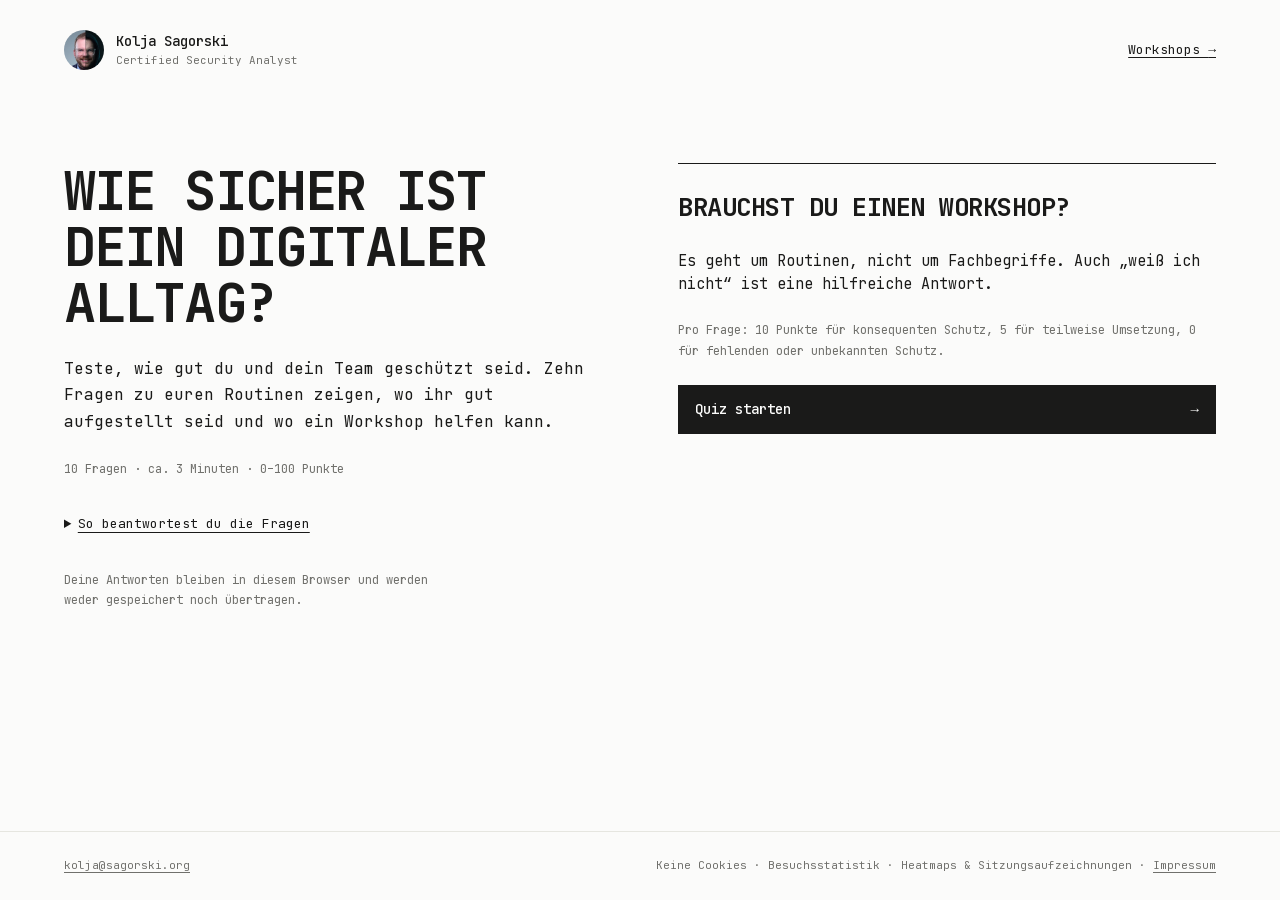
<file: workshops/quiz/index.html>
<!DOCTYPE html>
<html lang="de">
<head>
<meta charset="utf-8">
<meta name="viewport" content="width=device-width, initial-scale=1">
<meta name="theme-color" content="#fbfbfa">
<title>Wie sicher ist dein digitaler Alltag? Quiz · sgr.ski</title>
<meta name="description" content="10 Fragen, 3 Minuten: Teste die digitale Sicherheit von dir und deinem Team. Erhalte deinen Score, konkrete Empfehlungen und finde heraus, ob ein Workshop hilft.">
<meta name="author" content="Kolja Sagorski">
<link rel="canonical" href="https://sgr.ski/workshops/quiz/">
<link rel="alternate" type="text/markdown" href="/workshops/quiz/index.md" title="Markdown-Fassung">
<meta http-equiv="Content-Security-Policy" content="default-src 'none'; img-src 'self'; manifest-src 'self'; style-src 'self'; script-src 'self'; font-src 'self'; connect-src https://umami.patchletter.com; base-uri 'none'; form-action 'none'">
<meta name="referrer" content="strict-origin-when-cross-origin">
<meta property="og:type" content="website">
<meta property="og:site_name" content="sgr.ski">
<meta property="og:locale" content="de_DE">
<meta property="og:title" content="Wie sicher ist dein digitaler Alltag?">
<meta property="og:description" content="10 Fragen. 3 Minuten. Teste dich und dein Team: Wie gut seid ihr digital geschützt, und braucht ihr einen Workshop?">
<meta property="og:url" content="https://sgr.ski/workshops/quiz/">
<meta property="og:image" content="https://sgr.ski/assets/og-quiz.png">
<meta property="og:image:type" content="image/png">
<meta property="og:image:width" content="1200">
<meta property="og:image:height" content="630">
<meta property="og:image:alt" content="Wie sicher ist dein digitaler Alltag? 10 Fragen, 3 Minuten. Teste dich und dein Team auf sgr.ski/workshops/quiz. Kolja Sagorski.">
<meta name="twitter:card" content="summary_large_image">
<meta name="twitter:title" content="Wie sicher ist dein digitaler Alltag?">
<meta name="twitter:description" content="10 Fragen. 3 Minuten. Teste die digitale Sicherheit von dir und deinem Team.">
<meta name="twitter:image" content="https://sgr.ski/assets/og-quiz.png">
<link rel="icon" href="/favicon.ico" sizes="32x32">
<link rel="apple-touch-icon" href="/apple-touch-icon.png">
<link rel="manifest" href="/site.webmanifest">
<link rel="preload" href="/assets/fonts/jetbrains-mono-latin.woff2" as="font" type="font/woff2" crossorigin>
<link rel="stylesheet" href="/assets/workshops.css">
<link rel="stylesheet" href="/assets/quiz.css">
<script defer src="/assets/workshop-quiz.js"></script>
<script defer src="/assets/umami.js" data-host-url="https://umami.patchletter.com" data-website-id="a9dbeae1-3e8d-4a32-9c86-647bfbb62c09" data-domains="sgr.ski" data-do-not-track="true" data-exclude-search="true"></script>
<script defer src="/assets/umami-recorder.js" data-host-url="https://umami.patchletter.com" data-website-id="a9dbeae1-3e8d-4a32-9c86-647bfbb62c09"></script>
</head>
<body class="quiz-page">
<a class="skip" href="#main">Zum Inhalt springen</a>
<header class="quiz-page__header">
  <div class="wrap quiz-page__top">
    <a class="quiz-page__identity" href="/">
      <img src="/assets/avatar.webp" alt="" width="40" height="40">
      <span>Kolja Sagorski<span class="quiz-page__role">Certified Security Analyst</span></span>
    </a>
    <a class="quiz-page__workshops" href="/workshops/">Workshops <span aria-hidden="true">→</span></a>
  </div>
</header>
<main id="main">
<section class="quiz quiz-page__main" aria-labelledby="quiz-title">
  <div class="wrap split split--start">
    <div class="stack stack--24">
      <h1 class="h2 quiz-page__title" id="quiz-title">WIE SICHER IST DEIN DIGITALER ALLTAG?</h1>
      <p class="body-l">Teste, wie gut du und dein Team geschützt seid. Zehn Fragen zu euren Routinen zeigen, wo ihr gut aufgestellt seid und wo ein Workshop helfen kann.</p>
      <p class="quiz__meta">10 Fragen · ca. 3 Minuten · 0–100 Punkte</p>
      <details class="quiz-page__instructions">
        <summary>So beantwortest du die Fragen</summary>
        <p>Antworte so, wie ihr tatsächlich arbeitet. Was nur bei dir, aber noch nicht im ganzen Team funktioniert, zählt als teilweise umgesetzt. Arbeitest du allein, beziehe die Fragen auf dich.</p>
      </details>
      <p class="quiz__privacy">Deine Antworten bleiben in diesem Browser und werden weder gespeichert noch übertragen.</p>
    </div>
    <div class="quiz__panel" data-quiz>
      <div class="stack stack--24" data-quiz-intro>
        <h2 class="h3">BRAUCHST DU EINEN WORKSHOP?</h2>
        <p class="body-m">Es geht um Routinen, nicht um Fachbegriffe. Auch „weiß ich nicht“ ist eine hilfreiche Antwort.</p>
        <p class="quiz__meta">Pro Frage: 10 Punkte für konsequenten Schutz, 5 für teilweise Umsetzung, 0 für fehlenden oder unbekannten Schutz.</p>
        <button class="quiz__button quiz__button--primary" type="button" data-quiz-start hidden><span>Quiz starten</span><span aria-hidden="true">→</span></button>
        <p class="body-m" data-quiz-fallback>Für das interaktive Quiz brauchst du JavaScript. Du kannst auch direkt <a href="mailto:kolja@sagorski.org?subject=Workshop-Anfrage">einen Workshop anfragen</a>.</p>
      </div>
      <form class="quiz__form" data-quiz-form aria-label="Selbstcheck zur digitalen Sicherheit" novalidate hidden>
        <div class="quiz__status"><span id="quiz-step" data-quiz-step>Frage 01 von 10</span><span data-quiz-topic></span></div>
        <progress class="quiz__progress" data-quiz-progress max="10" value="0" aria-label="Beantwortete Fragen"></progress>
        <fieldset class="quiz__fieldset" aria-describedby="quiz-hint quiz-error">
          <legend class="quiz__question" data-quiz-question tabindex="-1" aria-describedby="quiz-step"></legend>
          <p class="quiz__hint" id="quiz-hint" data-quiz-hint></p>
          <div class="quiz__options rr-block" data-quiz-options></div>
        </fieldset>
        <p class="quiz__error" id="quiz-error" role="alert"></p>
        <div class="quiz__actions">
          <button class="quiz__button" type="button" data-quiz-back>← Zurück</button>
          <button class="quiz__button quiz__button--primary" type="submit"><span data-quiz-next>Nächste Frage</span><span aria-hidden="true">→</span></button>
        </div>
      </form>
      <div class="stack stack--24 rr-block" data-quiz-result hidden>
        <div class="quiz__scoreline"><span>DEIN ERGEBNIS</span><span><strong class="quiz__score" data-quiz-score></strong><span class="quiz__score-unit" id="quiz-points" data-quiz-points></span></span></div>
        <h2 class="quiz__result-title" data-quiz-result-title tabindex="-1" aria-describedby="quiz-points"></h2>
        <p class="body-m" data-quiz-result-copy></p>
        <div class="stack stack--12" data-quiz-priorities>
          <h3 class="quiz__priorities-title">Hier lohnt es sich anzusetzen:</h3>
          <ul class="quiz__priorities" data-quiz-priority-list></ul>
        </div>
        <p class="quiz__meta">Der Score beruht auf deinen Antworten. Er ist eine Selbsteinschätzung, kein technischer Sicherheitstest.</p>
        <div class="quiz__contact stack stack--12">
          <p class="body-m" data-quiz-contact-copy></p>
          <a class="quiz__button quiz__button--primary" href="mailto:kolja@sagorski.org?subject=Workshop-Anfrage" data-quiz-contact><span>kolja@sagorski.org</span><span aria-hidden="true">↗</span></a>
        </div>
        <div class="quiz__actions quiz__actions--secondary">
          <button class="quiz__text-button" type="button" data-quiz-review>Antworten prüfen</button>
          <button class="quiz__text-button" type="button" data-quiz-restart>Quiz wiederholen</button>
        </div>
      </div>
    </div>
  </div>
</section>
</main>
<footer class="quiz-page__footer">
  <div class="wrap quiz-page__footer-inner">
    <a href="mailto:kolja@sagorski.org">kolja@sagorski.org</a>
    <p>Keine Cookies · Besuchsstatistik · Heatmaps &amp; Sitzungsaufzeichnungen · <a href="/impressum/">Impressum</a></p>
  </div>
</footer>
</body>
</html>
</file>
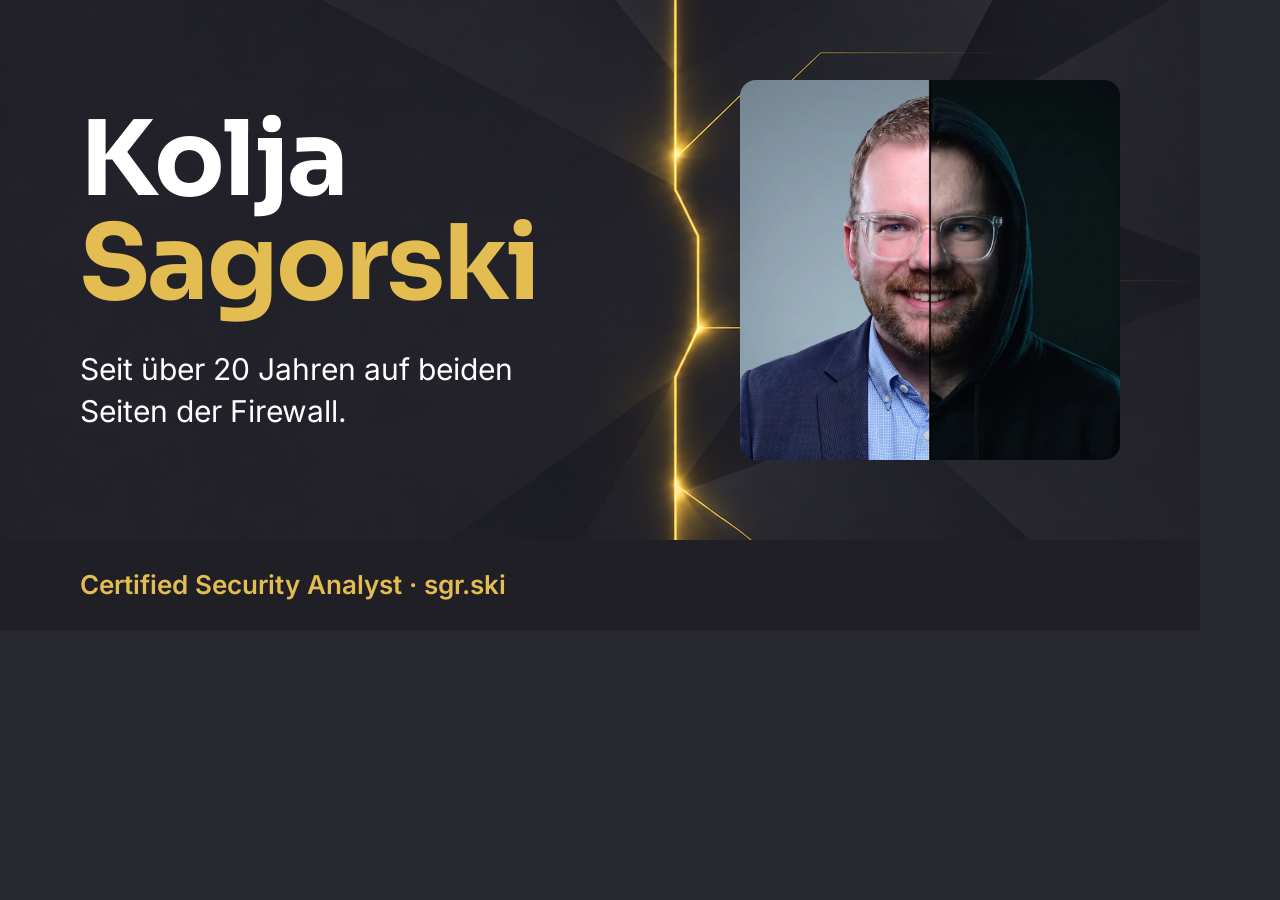
<file: scripts/home-social.html>
<!doctype html>
<!-- Source of assets/og.png (1200 × 630). Render this local file with headless Chrome at
     device scale 1 once the fonts have loaded:
       "Google Chrome" --headless=new --hide-scrollbars --force-device-scale-factor=1 \
         --window-size=1200,630 --virtual-time-budget=5000 \
         --screenshot=assets/og.png file://$PWD/scripts/home-social.html
     Then shrink it to a 128-colour palette PNG (WhatsApp drops previews above ~300 KB):
       python3 scripts/og/quantize.py assets/og.png   (needs Pillow + imagequant; see the script)
     Background: scripts/og/bg.png, generated with Higgsfield (gpt_image_2_6), cropped to
     1200 × 630 and re-encoded without metadata. Portrait and text are real, laid over it here.
     Only the resulting PNG is published by scripts/build.sh. -->
<meta charset="utf-8">
<style>
@font-face{font-family:Sora;font-weight:700;src:url("../assets/fonts/sora-latin-700.woff2") format("woff2")}
@font-face{font-family:Inter;font-weight:400;src:url("../assets/fonts/inter-latin-400.woff2") format("woff2")}
@font-face{font-family:Inter;font-weight:600;src:url("../assets/fonts/inter-latin-600.woff2") format("woff2")}
*{margin:0;box-sizing:border-box}
body{width:1200px;height:630px;overflow:hidden;position:relative;color:#fff;
  background:#282830 url("og/bg.png") 0 0/1200px 630px no-repeat;font:400 30px/1.4 Inter}
.copy{position:absolute;left:80px;top:0;height:540px;width:560px;display:flex;flex-direction:column;justify-content:center}
h1{font:700 104px/1 Sora;letter-spacing:-.02em}
h1 span{display:block}
.gold{color:#E3BD52}
p{margin-top:32px;max-width:500px;color:#fff}
img{position:absolute;left:740px;top:80px;width:380px;height:380px;object-fit:cover;object-position:50% 40%;border-radius:16px}
.bar{position:absolute;left:0;right:0;bottom:0;height:90px;background:#1f1f25;display:flex;align-items:center;padding:0 80px;
  font:600 26px/1 Inter;color:#E3BD52}
</style>
<body>
<div class="copy">
  <h1><span>Kolja</span><span class="gold">Sagorski</span></h1>
  <p>Seit über 20 Jahren auf beiden Seiten der Firewall.</p>
</div>
<img src="../assets/portrait.webp" alt="">
<div class="bar">Certified Security Analyst · sgr.ski</div>
</body>
</file>
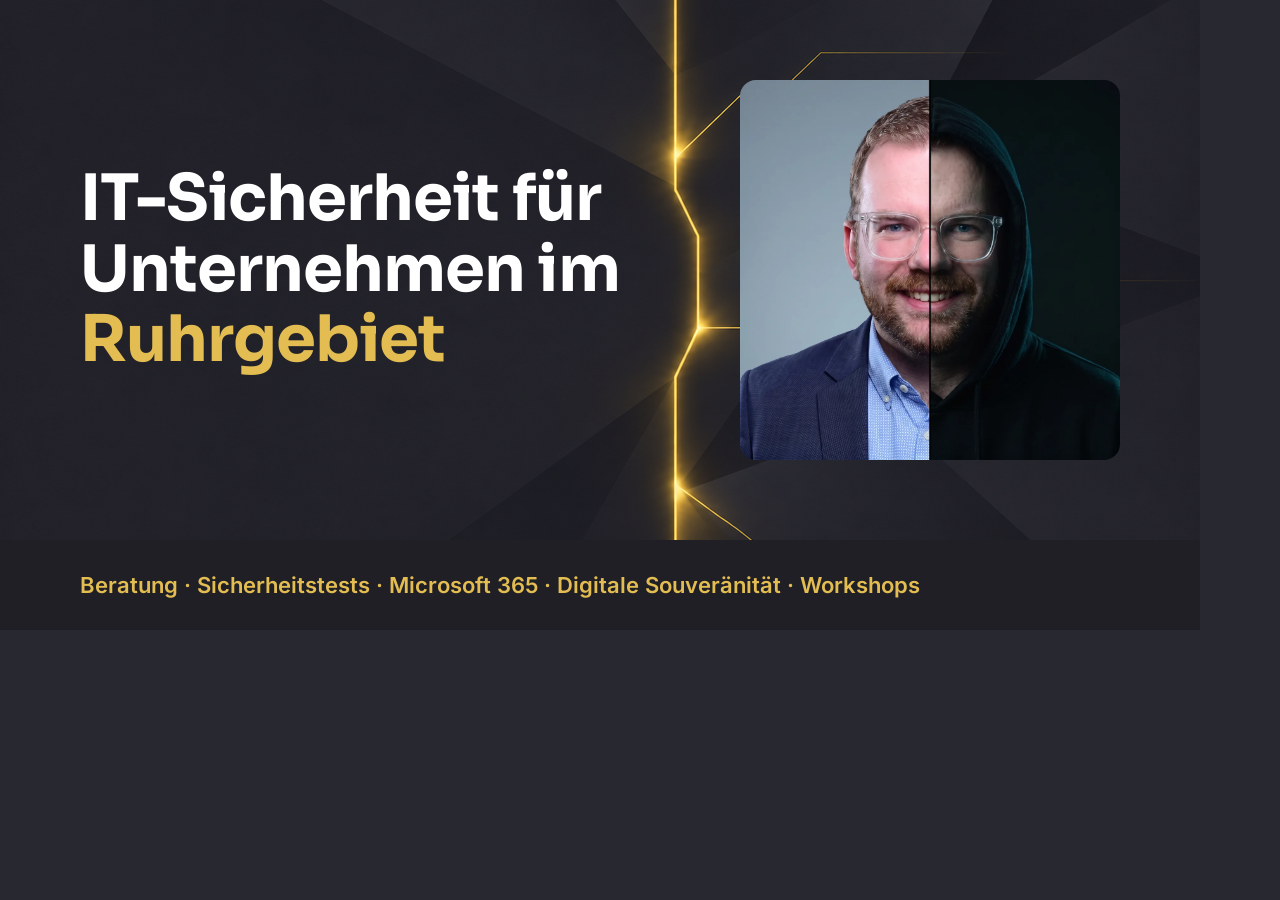
<file: scripts/og-leistungen.html>
<!doctype html>
<!-- Source of assets/og-leistungen.png (1200 × 630). Render this local file with headless
     Chrome at device scale 1 once the fonts have loaded:
       "Google Chrome" --headless=new --hide-scrollbars --force-device-scale-factor=1 \
         --window-size=1200,630 --virtual-time-budget=5000 \
         --screenshot=assets/og-leistungen.png file://$PWD/scripts/og-leistungen.html
     Then shrink it to a 128-colour palette PNG (WhatsApp drops previews above ~300 KB):
       python3 scripts/og/quantize.py assets/og-leistungen.png   (needs Pillow + imagequant; see the script)
     Same Higgsfield background (scripts/og/bg.png) and layout as scripts/home-social.html.
     Only the resulting PNG is published by scripts/build.sh. -->
<meta charset="utf-8">
<style>
@font-face{font-family:Sora;font-weight:700;src:url("../assets/fonts/sora-latin-700.woff2") format("woff2")}
@font-face{font-family:Inter;font-weight:400;src:url("../assets/fonts/inter-latin-400.woff2") format("woff2")}
@font-face{font-family:Inter;font-weight:600;src:url("../assets/fonts/inter-latin-600.woff2") format("woff2")}
*{margin:0;box-sizing:border-box}
body{width:1200px;height:630px;overflow:hidden;position:relative;color:#fff;
  background:#282830 url("og/bg.png") 0 0/1200px 630px no-repeat;font:400 30px/1.4 Inter}
.copy{position:absolute;left:80px;top:0;height:540px;width:560px;display:flex;flex-direction:column;justify-content:center}
h1{font:700 64px/1.1 Sora;letter-spacing:-.015em}
.gold{color:#E3BD52}
img{position:absolute;left:740px;top:80px;width:380px;height:380px;object-fit:cover;object-position:50% 40%;border-radius:16px}
.bar{position:absolute;left:0;right:0;bottom:0;height:90px;background:#1f1f25;display:flex;align-items:center;padding:0 80px;
  font:600 22px/1 Inter;color:#E3BD52;white-space:nowrap}
</style>
<body>
<div class="copy">
  <h1>IT-Sicherheit für Unternehmen im <span class="gold">Ruhrgebiet</span></h1>
</div>
<img src="../assets/portrait.webp" alt="">
<div class="bar">Beratung · Sicherheitstests · Microsoft 365 · Digitale Souveränität · Workshops</div>
</body>
</file>
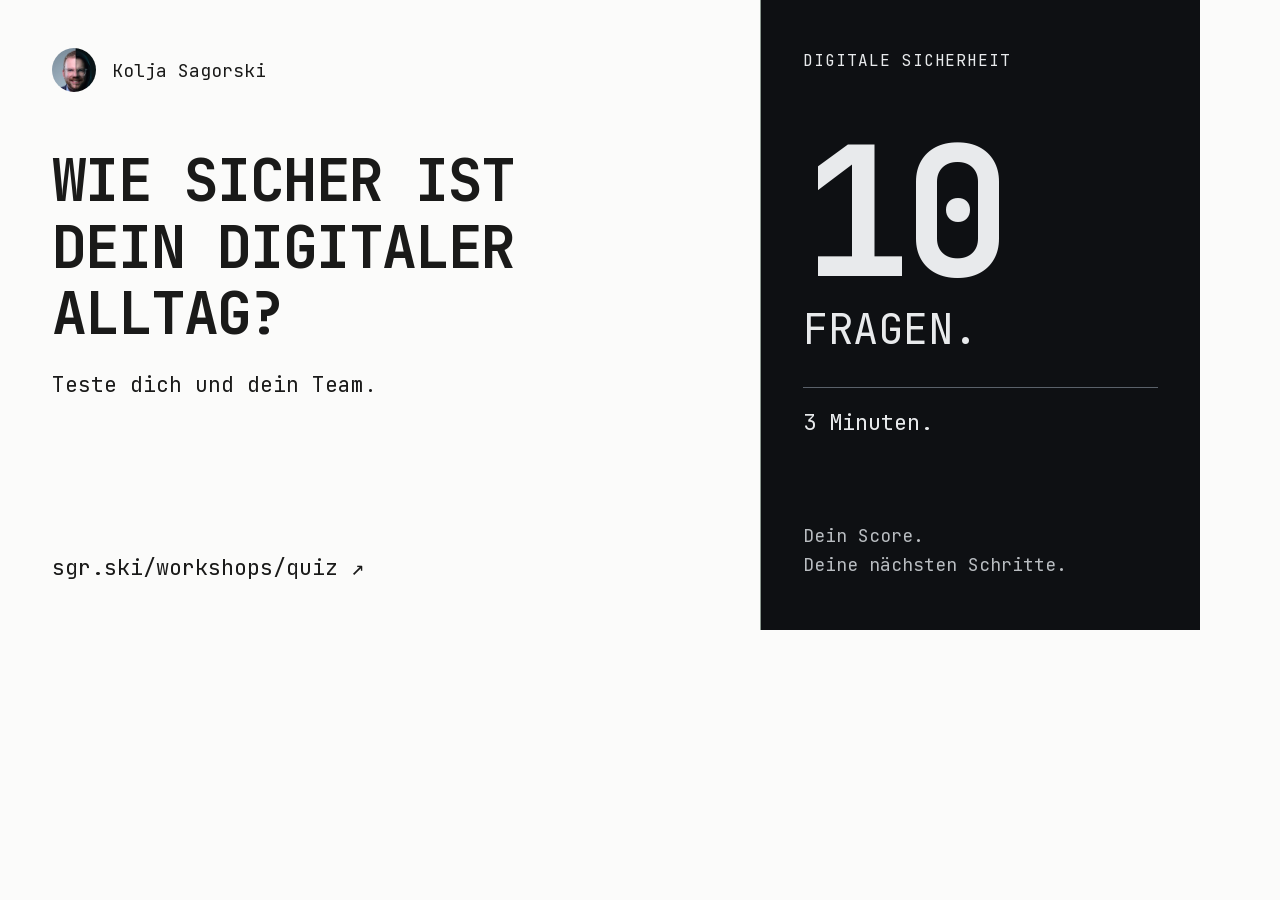
<file: scripts/quiz-social.html>
<!DOCTYPE html>
<!-- Render this local source at 1200 × 630, device scale 1, after document.fonts.ready.
     Only the resulting assets/og-quiz.png is published by scripts/build.sh. -->
<html lang="de">
<meta charset="utf-8">
<title>Quiz · Social Preview</title>
<style>
@font-face { font-family: Mono; src: url('../assets/fonts/jetbrains-mono-latin.woff2') format('woff2'); font-weight: 100 800; }
* { box-sizing: border-box; }
body { margin: 0; width: 1200px; height: 630px; display: grid; grid-template-columns: 760px 440px; font-family: Mono, monospace; background: #fbfbfa; color: #1a1a19; }
.main { padding: 48px 52px; display: flex; flex-direction: column; }
.brand { display: flex; align-items: center; gap: 16px; font-size: 18px; }
.brand img { width: 44px; height: 44px; border-radius: 50%; }
h1 { font-size: 58px; font-weight: 700; line-height: 1.15; letter-spacing: -.035em; margin: 55px 0 24px; }
.invitation { font-size: 21px; margin: 0; }
.url { font-size: 22px; margin-top: auto; }
.side { padding: 50px 42px; display: flex; flex-direction: column; background: #0e1013; color: #e8eaec; border-left: 1px solid #8a978f; }
.label { font-size: 16px; letter-spacing: .06em; }
.number { font-size: 180px; font-weight: 700; line-height: 1; letter-spacing: -.04em; margin: 50px 0 0; }
.questions { font-size: 42px; font-weight: 300; margin: 0 0 30px; }
.time { font-size: 22px; padding-top: 20px; border-top: 1px solid #5a616a; }
.note { font-size: 18px; line-height: 1.6; margin-top: auto; color: #b9bdc1; }
</style>
<div class="main">
  <div class="brand"><img src="../assets/avatar.webp" alt="">Kolja Sagorski</div>
  <h1>WIE SICHER IST<br>DEIN DIGITALER<br>ALLTAG?</h1>
  <p class="invitation">Teste dich und dein Team.</p>
  <div class="url">sgr.ski/workshops/quiz ↗</div>
</div>
<div class="side">
  <div class="label">DIGITALE SICHERHEIT</div>
  <div class="number">10</div>
  <div class="questions">FRAGEN.</div>
  <div class="time">3 Minuten.</div>
  <div class="note">Dein Score.<br>Deine nächsten Schritte.</div>
</div>
</html>
</file>
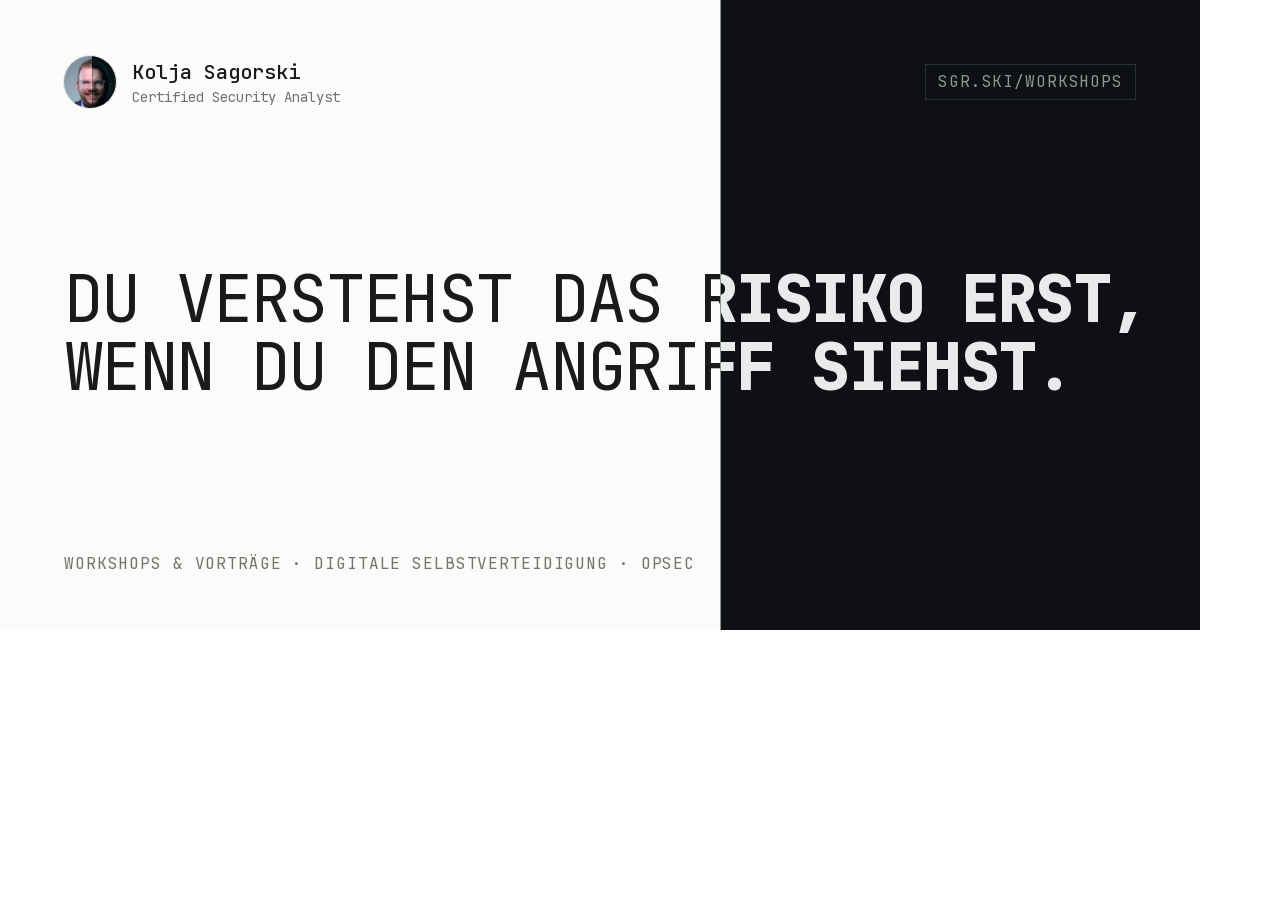
<file: scripts/workshops-social.html>
<!DOCTYPE html>
<!-- Source of assets/og-workshops.png (1200 × 630). Render this local file with headless Chrome
     at device scale 1 once the fonts have loaded. It mirrors the /workshops hero: the light
     user layer, and the dark attacker layer right of the firewall line. Only the resulting
     PNG is published by scripts/build.sh. -->
<html lang="de">
<meta charset="utf-8">
<title>Workshops · Social Preview</title>
<style>
@font-face { font-family: Mono; src: url('../assets/fonts/jetbrains-mono-latin.woff2') format('woff2'); font-weight: 100 800; }
* { box-sizing: border-box; margin: 0; }
body { width: 1200px; height: 630px; position: relative; overflow: hidden; font-family: Mono, monospace; }
.layer { position: absolute; inset: 0; padding: 56px 64px 56px; display: flex; flex-direction: column; background: #fbfbfa; color: #1a1a19; --muted: #70706c; --faint: #73736e; }
.layer--dark { clip-path: inset(0 0 0 720px); background: #0e1013; color: #e8eaec; --muted: #7c8288; --faint: #787d85; }
.top { display: flex; align-items: center; gap: 16px; height: 52px; }
.top img { width: 52px; height: 52px; border-radius: 50%; box-shadow: 0 0 0 1px #e6e6e0; }
.layer--dark .top img { box-shadow: 0 0 0 1px #21262c; }
.who { display: flex; flex-direction: column; gap: 3px; }
.name { font-size: 20px; font-weight: 500; }
.role { font-size: 14px; color: var(--muted); }
.title { margin-top: auto; font-size: 66px; font-weight: 300; line-height: 1.02; letter-spacing: -.04em; white-space: nowrap; }
.layer--dark .title { font-weight: 800; }
.kicker { margin-top: 153px; font-size: 16px; letter-spacing: .055em; color: var(--faint); }
.chip { position: absolute; right: 64px; top: 64px; padding: 7px 12px; border: 1px solid #2a3038; color: #8a978f; font-size: 16px; letter-spacing: .055em; line-height: 20px; }
.line { position: absolute; left: 720px; top: 0; bottom: 0; width: 1px; background: #8a978f; }
</style>
<div class="layer">
  <div class="top"><img src="../assets/avatar.webp" alt=""><div class="who"><span class="name">Kolja Sagorski</span><span class="role">Certified Security Analyst</span></div></div>
  <div class="title">DU VERSTEHST DAS RISIKO ERST,<br>WENN DU DEN ANGRIFF SIEHST.</div>
  <div class="kicker">WORKSHOPS &amp; VORTRÄGE · DIGITALE SELBSTVERTEIDIGUNG · OPSEC</div>
</div>
<div class="layer layer--dark">
  <div class="top"><img src="../assets/avatar.webp" alt=""><div class="who"><span class="name">Kolja Sagorski</span><span class="role">Certified Security Analyst</span></div></div>
  <div class="title">DU VERSTEHST DAS RISIKO ERST,<br>WENN DU DEN ANGRIFF SIEHST.</div>
  <div class="kicker">WORKSHOPS &amp; VORTRÄGE · DIGITALE SELBSTVERTEIDIGUNG · OPSEC</div>
</div>
<div class="line"></div>
<div class="chip">SGR.SKI/WORKSHOPS</div>
</html>
</file>
<file: assets/card.css>
/* sgr.ski, styled after Carrd template #318: a dark card on a faceted
   background, name in white and gold, the split portrait on the right and a
   bar with a gold mail button below. Shared by the home page, /leistungen/
   and /impressum/ (tokens and the classes .card, .btn-gold, .pgp,
   .legal-link). No inline styles anywhere (CSP). */

@font-face {
  font-family: "Sora";
  src: url("/assets/fonts/sora-latin-600.woff2") format("woff2");
  font-weight: 600;
  font-style: normal;
  font-display: swap;
}

@font-face {
  font-family: "Sora";
  src: url("/assets/fonts/sora-latin-700.woff2") format("woff2");
  font-weight: 700;
  font-style: normal;
  font-display: swap;
}

@font-face {
  font-family: "Inter";
  src: url("/assets/fonts/inter-latin-400.woff2") format("woff2");
  font-weight: 400;
  font-style: normal;
  font-display: swap;
}

@font-face {
  font-family: "Inter";
  src: url("/assets/fonts/inter-latin-600.woff2") format("woff2");
  font-weight: 600;
  font-style: normal;
  font-display: swap;
}

/* Colours from the template. Contrast, WCAG formula (recompute on change):
   --text on --card 10.0:1, --muted on --card 5.0:1, --gold on --card 5.5:1,
   --on-gold on --gold 5.9:1, --muted on the lightest page background 6.0:1.
   On the bar's gold end (#5b5039) only --text (7.9:1) and --gold-light
   (6.7:1) pass, so text there never uses --gold or --muted. */
:root {
  --bg: #282830;
  --bg-top: #36363b;       /* top of the page gradient */
  --card: #424247;         /* measured on the template's card */
  --text: #fff;
  --muted: #b7b7b9;        /* the template's 62 % white, made opaque */
  --gold: #E3BD52;
  --gold-light: #FFEBA3;
  --on-gold: #443e35;      /* the template's 85 % #282830 on gold */
  --panel: #1f1f25;        /* PGP panel */
  --head: "Sora", ui-sans-serif, system-ui, sans-serif;
  --body: "Inter", ui-sans-serif, system-ui, sans-serif;
  color-scheme: dark;
}

*, *::before, *::after { box-sizing: border-box; }
* { margin: 0; }

html {
  background: var(--bg);
  -webkit-text-size-adjust: 100%;
  text-size-adjust: 100%;
}

body {
  min-height: 100vh;
  min-height: 100dvh;
  display: flex;
  flex-direction: column;
  align-items: center;
  justify-content: center;
  padding: 48px 16px 12px;
  color: var(--text);
  font: 400 16px/1.875 var(--body);
  -webkit-font-smoothing: antialiased;
  -moz-osx-font-smoothing: grayscale;
}

/* The template's faceted wedges over its dark vertical gradient, on a
   fixed layer (background-attachment: fixed is unreliable on iOS). */
body::before {
  content: "";
  position: fixed;
  inset: 0;
  z-index: -1;
  background-color: var(--bg);
  background-image: url("/assets/bg.svg"), linear-gradient(180deg, var(--bg-top) 0%, var(--bg) 100%);
  background-size: cover, auto;
  background-position: center, 0 0;
  background-repeat: no-repeat;
  pointer-events: none;
}

.skip {
  position: absolute;
  left: 16px;
  top: -64px;
  padding: 10px 16px;
  border-radius: 8px;
  background: var(--gold);
  color: var(--on-gold);
  font-weight: 600;
  text-decoration: none;
  z-index: 10;
}
.skip:focus { top: 16px; }

.nowrap { white-space: nowrap; }

.sr-only {
  position: absolute;
  width: 1px;
  height: 1px;
  overflow: hidden;
  clip-path: inset(50%);
  white-space: nowrap;
}

a { color: inherit; }

a:focus-visible {
  outline: 2px solid var(--gold-light);
  outline-offset: 3px;
}

/* ── Card ─────────────────────────────────────────────────────────── */

.card {
  display: grid;
  grid-template-columns: 1fr 1fr;
  grid-template-areas:
    "copy photo"
    "bar  bar";
  width: 100%;
  max-width: 960px;
  margin: auto 0;
  border-radius: 16px;
  background: var(--card);
}

.card__copy {
  grid-area: copy;
  align-self: center;
  padding: 72px 40px 72px 48px;
}
.card__copy > * + * { margin-top: 28px; }

.card__copy h1 {
  font: 600 52px/1.125 var(--head);
  letter-spacing: -.0538em;
}
.card__copy h1 span { display: inline-block; }
.card__copy h1 .gold { color: var(--gold); }

.card__copy p { color: var(--muted); }
.card__copy .lead {
  color: var(--text);
  font-weight: 600;
}

/* The split line of the portrait sits at x = 50 %; centred cover keeps it
   in the middle of whatever the column crops. */
.card__photo {
  grid-area: photo;
  display: block;
  width: 100%;
  height: 100%;
  min-height: 0;
  object-fit: cover;
  object-position: 50% 20%;
  border-top-right-radius: 16px;
  background: #1b2024;
}

/* Bar: links on the left, mail button on the right, the template's
   white-to-gold sheen over the page colour. */
.card__bar {
  grid-area: bar;
  display: flex;
  align-items: center;
  justify-content: space-between;
  gap: 16px 32px;
  padding: 24px 48px;
  border-radius: 0 0 16px 16px;
  background:
    linear-gradient(132deg, rgba(255, 255, 255, .12) 35%, rgba(227, 189, 82, .271) 100%),
    var(--bg);
}

.links {
  display: flex;
  flex-wrap: wrap;
  align-items: center;
  gap: 4px 32px;
  padding: 0;
  list-style: none;
  font: 600 16px/1.5 var(--head);
  letter-spacing: -.01em;
}
.links li { position: relative; }
/* Gold dot between the links, as in the template. */
.links li + li::before {
  content: "";
  position: absolute;
  left: -19px;
  top: calc(50% - 3px);
  width: 6px;
  height: 6px;
  border-radius: 50%;
  background: var(--gold);
}
.links a {
  display: inline-block;
  padding: 2px 0;
  color: var(--text);
  text-decoration: underline;
  text-decoration-thickness: 1px;
  text-underline-offset: 3px;
  transition: color .25s ease;
}
.links a:hover { color: var(--gold-light); }

/* ── Mail button and PGP hint ─────────────────────────────────────── */

.mail {
  position: relative;
  flex: none;
}

.btn-gold {
  display: inline-flex;
  align-items: center;
  justify-content: center;
  gap: 14px;
  min-height: 56px;
  padding: 0 28px;
  border-radius: 48px;
  background-color: var(--gold);
  background-image: linear-gradient(45deg, var(--gold-light) 0%, var(--gold) 100%);
  box-shadow: 0 16px 32px rgba(0, 0, 0, .09);
  color: var(--on-gold);
  font: 600 16px/1.25 var(--head);
  letter-spacing: -.025rem;
  text-decoration: none;
  overflow-wrap: anywhere;
  transition: transform .25s ease, background-color .25s ease;
}
.btn-gold svg {
  flex: none;
  width: 20px;
  height: 20px;
  fill: rgba(40, 40, 48, .37);
}
.btn-gold:hover {
  background-color: #FACD64;
  background-image: linear-gradient(45deg, var(--gold-light) 0%, #FACD64 100%);
  transform: scale(1.0425);
}

/* Default (touch, narrow, no hover): a visible line under the button,
   because a tap on the button opens the mail client right away. */
.pgp {
  margin-top: 12px;
  color: var(--text);
  font-size: 14px;
  line-height: 1.6;
}
.pgp a {
  display: inline-block;
  padding: 3px 0;          /* 28 px tall tap target */
  color: var(--gold-light);
  text-decoration: underline;
  text-underline-offset: 2px;
}
.pgp a:hover { color: var(--text); }

/* Wide touch screens (iPad landscape and the like): the line stays
   visible under the button, so the mail column gets a fixed share of the
   bar and the hint wraps inside it, instead of pushing the links onto
   two lines. */
@media (min-width: 860px) and (hover: none) {
  .links { flex: none; }
  .mail {
    flex: 0 1 300px;
    text-align: right;
  }
}

/* Desktop with a mouse: the hint is a panel above the button, shown on
   hover and keyboard focus. Its bottom padding is part of the panel, so
   the pointer can travel from the button into the link without a gap.
   Hidden with opacity, not visibility, so the key link stays in the tab
   order (Shift+Tab from the Impressum link lands on it and opens the
   panel) and in screen-reader browse mode; pointer-events keeps the
   invisible panel from catching clicks. */
@media (min-width: 860px) and (hover: hover) {
  .pgp {
    position: absolute;
    right: 0;
    bottom: 100%;
    z-index: 5;
    width: 320px;
    margin: 0;
    padding-bottom: 12px;
    opacity: 0;
    pointer-events: none;
    transform: translateY(4px);
    transition: opacity .2s ease, transform .2s ease;
  }
  .pgp > span {
    display: block;
    padding: 12px 16px;
    border: 1px solid rgba(227, 189, 82, .35);
    border-radius: 12px;
    background: var(--panel);
    box-shadow: 0 12px 32px rgba(0, 0, 0, .35);
  }
  .mail:hover .pgp,
  .mail:focus-within .pgp {
    opacity: 1;
    pointer-events: auto;
    transform: none;
  }
}

/* ── Impressum link: tiny, under the card on the right ────────────── */

/* Home page footer: a landmark around the Impressum link, pushed to the
   right edge of the page column. */
.home-foot {
  align-self: flex-end;
  display: flex;
}

.legal-link {
  align-self: flex-end;
  display: inline-flex;
  align-items: center;
  min-height: 24px;
  margin-top: 24px;
  padding: 0 4px;
  color: var(--muted);
  font-size: 12px;
  line-height: 1;
  text-decoration: none;
}
.legal-link:hover {
  color: var(--text);
  text-decoration: underline;
}

/* ── Narrow screens: photo on top, everything centred ─────────────── */

@media (max-width: 859.98px) {
  body { padding-top: 16px; }

  .card {
    max-width: 560px;
    grid-template-columns: 1fr;
    grid-template-areas:
      "photo"
      "copy"
      "bar";
  }

  .card__photo {
    height: auto;
    aspect-ratio: 4 / 3;
    border-radius: 16px 16px 0 0;
  }

  .card__copy {
    padding: 36px 24px 40px;
    text-align: center;
  }
  .card__copy > * + * { margin-top: 20px; }
  .card__copy h1 { font-size: clamp(36px, 10vw, 46px); }

  .card__bar {
    flex-direction: column;
    gap: 24px;
    padding: 28px 24px 28px;
    text-align: center;
  }
  .links { justify-content: center; }
  .mail { width: 100%; }
}

@media (max-width: 480px) {
  .btn-gold {
    width: 100%;
    padding: 0 20px;
  }
  .links { flex-direction: column; gap: 4px; }
  .links li + li::before { display: none; }
}

@media (prefers-reduced-motion: reduce) {
  .links a, .btn-gold, .pgp { transition: none !important; }
  .btn-gold:hover { transform: none; }
  .mail:hover .pgp, .mail:focus-within .pgp { transform: none; }
}
</file>
<file: assets/leistungen.css>
/* /leistungen/: a long page in the #318 look. Loaded after card.css and
   reuses its tokens, fonts, .btn-gold, .pgp, .legal-link, .skip and
   .sr-only. /impressum/ loads the same pair for the header card, the sheet
   and the footer (see "Impressum" below). No inline styles anywhere (CSP).

   Contrast, WCAG formula (recompute on change):
   --copy on --card 6.8:1, on --panel-soft 8.1:1; --text on --card
   10.0:1, on --panel-soft 12.0:1; --gold-light on --card 8.4:1;
   --muted (header role) on --card 5.0:1;
   --on-gold on --gold (step numbers) 5.9:1. The contact block uses the bar
   gradient from card.css: only --text (7.9:1) and --gold-light (6.7:1)
   sit on its gold end, never --muted or --gold. */

:root {
  --copy: #d4d4d6;          /* running text on the card */
  --panel-soft: #36363b;    /* step and tool tiles (= --bg-top) */
  --hair: rgba(255, 255, 255, .14);
}

.mini,
.sheet,
.foot {
  width: 100%;
  max-width: 1000px;
}

[id] { scroll-margin-top: 16px; }

/* ── Small header card: avatar, name, back link ───────────────────── */

.mini {
  display: flex;
  flex-wrap: wrap;
  align-items: center;
  justify-content: space-between;
  gap: 12px 24px;
  margin-bottom: 16px;
  padding: 14px 24px 14px 16px;
  border-radius: 16px;
  background: var(--card);
}

.mini__id {
  display: flex;
  align-items: center;
  gap: 14px;
  min-width: 0;
}

.mini__avatar {
  flex: none;
  width: 56px;
  height: 56px;
  border-radius: 50%;
  background: #1b2024;
}

.mini__text {
  display: flex;
  flex-direction: column;
  line-height: 1.3;
}
.mini__name {
  font: 600 20px/1.2 var(--head);
  letter-spacing: -.03em;
}
.mini__name .gold { color: var(--gold); }
.mini__role {
  margin-top: 2px;
  color: var(--muted);
  font-size: 14px;
}

.mini__back {
  display: inline-flex;
  align-items: center;
  min-height: 44px;
  padding: 0 4px;
  font: 600 16px/1.2 var(--head);
  letter-spacing: -.01em;
  text-decoration: underline;
  text-decoration-thickness: 1px;
  text-underline-offset: 3px;
  transition: color .25s ease;
}
.mini__back:hover { color: var(--gold-light); }

/* ── The sheet ────────────────────────────────────────────────────── */

.sheet {
  overflow: hidden;
  padding: 64px 56px 0;
  border-radius: 16px;
  background: var(--card);
  color: var(--copy);
  overflow-wrap: break-word;
}

.sheet h1,
.sheet h2,
.sheet h3 {
  color: var(--text);
  font-family: var(--head);
  font-weight: 600;
}

.sheet h1 {
  font-size: 44px;
  line-height: 1.15;
  letter-spacing: -.04em;
  hyphens: manual;
}

.sheet h2 {
  font-size: 28px;
  line-height: 1.25;
  letter-spacing: -.03em;
}
/* Short gold rule above each section heading (decorative). */
.sheet h2::before {
  content: "";
  display: block;
  width: 28px;
  height: 3px;
  margin-bottom: 16px;
  border-radius: 2px;
  background: var(--gold);
}

.sheet h3 {
  font-size: 18px;
  line-height: 1.35;
  letter-spacing: -.015em;
}

.sheet strong {
  color: var(--text);
  font-weight: 600;
}

.sheet a:not(.btn-gold) {
  color: var(--gold-light);
  text-decoration: underline;
  text-decoration-thickness: 1px;
  text-underline-offset: 3px;
}
.sheet a:not(.btn-gold):hover { color: var(--text); }

.intro p {
  margin-top: 24px;
  max-width: 72ch;
  font-size: 17px;
  line-height: 1.75;
}

/* In-page navigation to the five services. */
.toc ul {
  display: flex;
  flex-wrap: wrap;
  gap: 8px;
  margin-top: 32px;
  padding: 0;
  list-style: none;
}
.sheet .toc a {
  display: inline-flex;
  align-items: center;
  min-height: 36px;
  padding: 0 14px;
  border: 1px solid var(--hair);
  border-radius: 36px;
  color: var(--text);
  font: 600 14px/1.2 var(--head);
  text-decoration: none;
  transition: border-color .25s ease, color .25s ease;
}
.sheet .toc a:hover {
  border-color: var(--gold);
  color: var(--gold-light);
}

/* ── Sections ─────────────────────────────────────────────────────── */

.service,
.block {
  margin-top: 56px;
  padding-top: 48px;
  border-top: 1px solid var(--hair);
}
.toc + .service { margin-top: 48px; }

.service > p,
.block > p {
  margin-top: 16px;
  max-width: 72ch;
}

.ticks {
  margin-top: 20px;
  padding: 0;
  list-style: none;
  color: var(--text);
}
.ticks li {
  position: relative;
  padding-left: 26px;
}
.ticks li + li { margin-top: 6px; }
.ticks li::before {
  content: "";
  position: absolute;
  left: 4px;
  top: .8em;
  width: 7px;
  height: 7px;
  border-radius: 50%;
  background: var(--gold);
}

.sheet .more { margin-top: 20px; }
.more a { display: inline-block; }

/* Three steps in a row, four tools two by two; stacked when narrow. */
.steps,
.tools {
  display: grid;
  grid-template-columns: repeat(3, 1fr);
  gap: 16px;
  margin-top: 24px;
  padding: 0;
  list-style: none;
  counter-reset: step;
}
/* Four tools: two by two instead of three plus one orphan. */
.tools { grid-template-columns: repeat(2, 1fr); }
.steps li,
.tools li {
  padding: 24px;
  border-radius: 12px;
  background: var(--panel-soft);
}
.steps li { counter-increment: step; }
.steps li::before {
  content: counter(step);
  display: grid;
  place-items: center;
  width: 32px;
  height: 32px;
  margin-bottom: 14px;
  border-radius: 50%;
  background: var(--gold);
  color: var(--on-gold);
  font: 600 15px/1 var(--head);
}
.steps p,
.tools p {
  margin-top: 8px;
  font-size: 15px;
  line-height: 1.6;
}

.sheet .tools a {
  display: inline-block;
  padding: 2px 0;
  color: var(--text);
  font: 600 18px/1.35 var(--head);
  letter-spacing: -.015em;
}
.sheet .tools a:hover { color: var(--gold-light); }
/* Marks the new tab; the screen-reader text says it in words. */
.tools a::after {
  content: " ↗";
  content: " ↗" / "";
  color: var(--gold);
}

/* ── FAQ ──────────────────────────────────────────────────────────── */

.faq { margin-top: 20px; }

.faq details { border-bottom: 1px solid var(--hair); }

.faq summary {
  display: flex;
  align-items: center;
  justify-content: space-between;
  gap: 16px;
  min-height: 56px;
  padding: 14px 0;
  color: var(--text);
  font: 600 18px/1.4 var(--head);
  letter-spacing: -.015em;
  list-style: none;
  cursor: pointer;
}
.faq summary::-webkit-details-marker { display: none; }
.faq summary::after {
  content: "+";
  flex: none;
  color: var(--gold);
  font: 400 26px/1 var(--body);
  transition: transform .2s ease;
}
.faq details[open] summary::after { transform: rotate(45deg); }
.faq summary:hover { color: var(--gold-light); }
.faq summary:focus-visible {
  outline: 2px solid var(--gold-light);
  outline-offset: 4px;
  border-radius: 4px;
}

.faq details p {
  max-width: 72ch;
  padding: 0 0 22px;
}

/* ── Contact: the bar gradient from the home card ─────────────────── */

.cta {
  margin: 64px -56px 0;
  padding: 48px 56px 52px;
  background:
    linear-gradient(132deg, rgba(255, 255, 255, .12) 35%, rgba(227, 189, 82, .271) 100%),
    var(--bg);
  color: var(--text);
}
.cta > p { margin-top: 12px; }

.cta__mail { margin-top: 28px; }

/* card.css turns .pgp into a hover panel on desktop; here it is a plain
   line under the button at every width. */
.cta .pgp {
  position: static;
  width: auto;
  margin-top: 14px;
  padding: 0;
  opacity: 1;
  pointer-events: auto;
  transform: none;
  transition: none;
}
.cta .pgp > span {
  display: inline;
  padding: 0;
  border: 0;
  background: none;
  box-shadow: none;
}

.cta .cta__alt {
  margin-top: 8px;
  font-size: 14px;
  line-height: 1.6;
}
.cta .cta__alt a {
  display: inline-block;
  padding: 3px 0;
}

/* ── Footer ───────────────────────────────────────────────────────── */

.foot {
  display: flex;
  justify-content: flex-end;
  gap: 8px;
}

/* ── Impressum: the same sheet with short sections, closed at the
   bottom (the sheet has no contact block here). The selectors carry
   a second class so the narrow-screen rules below do not undo them. ── */

.sheet.sheet--legal { padding-bottom: 56px; }

.legal {
  margin-top: 40px;
  hyphens: manual;   /* no "Gelsenkir-chen" in a register entry */
}

.legal section + section {
  margin-top: 32px;
  padding-top: 32px;
  border-top: 1px solid var(--hair);
}
.legal p + p { margin-top: 16px; }

.sheet .legal h2 {
  font-size: 20px;
  line-height: 1.3;
  letter-spacing: -.02em;
}
.sheet .legal h2::before { margin-bottom: 12px; }
.legal h2 + p { margin-top: 12px; }

/* ── Narrow screens ───────────────────────────────────────────────── */

@media (max-width: 859.98px) {
  /* German compounds need hyphenation in the narrow column. */
  .sheet {
    padding: 44px 24px 0;
    hyphens: auto;
  }
  .sheet h1 { font-size: clamp(30px, 8vw, 40px); }
  .sheet h2 { font-size: 24px; }
  .sheet.sheet--legal { padding-bottom: 40px; }
  .intro p { font-size: 16px; }

  .service,
  .block {
    margin-top: 44px;
    padding-top: 40px;
  }

  .steps,
  .tools { grid-template-columns: 1fr; }

  .cta {
    margin: 52px -24px 0;
    padding: 40px 24px 44px;
  }
}

@media (max-width: 480px) {
  .mini { padding: 12px 16px 12px 12px; }
  .mini__avatar { width: 48px; height: 48px; }
  .sheet h2 { font-size: 22px; }
  .faq summary { font-size: 17px; }
}

@media (prefers-reduced-motion: reduce) {
  .mini__back, .sheet .toc a, .faq summary::after { transition: none !important; }
}
</file>
<file: assets/workshops.css>
/* sgr.ski/workshops — „Beide Seiten der Firewall".
   Hell ist die Nutzerperspektive, dunkel die des Angreifers. Die Seite hat
   deshalb bewusst keinen Theme-Schalter: das Farbschema ist die Aussage.
   Alle dynamischen Werte setzt workshops.js als CSS Custom Properties über
   das CSSOM — die CSP lässt keine style=""-Attribute zu. */

/* ── JetBrains Mono, self-hosted ─────────────────────────────────────────── */
@font-face {
  font-family: 'JetBrains Mono';
  font-style: normal;
  font-weight: 100 800;
  font-display: swap;
  src: url('fonts/jetbrains-mono-latin.woff2') format('woff2');
  unicode-range: U+0000-00FF, U+0131, U+0152-0153, U+02BB-02BC, U+02C6, U+02DA,
                 U+02DC, U+0304, U+0308, U+0329, U+2000-206F, U+20AC, U+2122,
                 U+2190-2193, U+2212, U+2215, U+FEFF, U+FFFD;
}
@font-face {
  font-family: 'JetBrains Mono';
  font-style: normal;
  font-weight: 100 800;
  font-display: swap;
  src: url('fonts/jetbrains-mono-latin-ext.woff2') format('woff2');
  unicode-range: U+0100-02BA, U+02BD-02C5, U+02C7-02CC, U+02CE-02D7, U+02DD-02FF,
                 U+0304, U+0308, U+0329, U+1D00-1DBF, U+1E00-1E9F, U+1EF2-1EFF,
                 U+2020, U+20A0-20AB, U+20AD-20C0, U+2113, U+2C60-2C7F, U+A720-A7FF;
}

/* ── Tokens ──────────────────────────────────────────────────────────────── */
/* Werte aus dem früheren styles.css (Entwurf 1d, gelöscht in c460b5c);
   eigene Tokens dieser Seite, nicht die von card.css. --faint bleibt
   dekorativen, aria-hidden Elementen vorbehalten; sichtbarer Text nutzt
   --faint-text (WCAG AA). */
:root {
  color-scheme: light;
  --bg:          #fbfbfa;
  --fg:          #1a1a19;
  --muted:       #70706c;
  --rule:        #e6e6e0;
  --chip-border: #dcdcd6;
  --chip-fg:     #6b756c;
  --faint:       #a3a39c;
  --faint-text:  #73736e;
  --row-hover:   #f1f1ee;
  --soft:        #70706c;
  --accent:      #6b756c;
  --line:        #8a978f;
  --pad-x: clamp(20px, 5vw, 64px);
  --mono: 'JetBrains Mono', ui-monospace, SFMono-Regular, 'SF Mono', Menlo,
          Consolas, 'Liberation Mono', monospace;
}

.dark {
  --bg:          #0e1013;
  --fg:          #e8eaec;
  --muted:       #7c8288;
  --rule:        #21262c;
  --chip-border: #2a3038;
  --chip-fg:     #8a978f;
  --faint:       #5a616a;
  --faint-text:  #787d85;
  --row-hover:   #161a1f;
  --soft:        #b9bdc1;
  --accent:      #8a978f;
  background: var(--bg);
  color: var(--fg);
}

/* ── Base ────────────────────────────────────────────────────────────────── */
*, *::before, *::after { box-sizing: border-box; }

html { -webkit-text-size-adjust: 100%; scroll-behavior: smooth; }

body {
  margin: 0;
  background: var(--bg);
  color: var(--fg);
  font-family: var(--mono);
  font-size: 14px;
  line-height: 1.5;
  -webkit-font-smoothing: antialiased;
  -moz-osx-font-smoothing: grayscale;
}

::selection { background: #dfe7e3; color: #1a1a19; }

p { margin: 0; }
a { color: inherit; text-underline-offset: 3px; }

:where(a, button, [tabindex]):focus-visible {
  outline: 2px solid #8a978f;
  outline-offset: 3px;
  border-radius: 2px;
}

.skip {
  position: absolute;
  left: -9999px;
  top: 0;
  z-index: 50;
  padding: 10px 14px;
  background: var(--bg);
  color: var(--fg);
  border: 1px solid var(--chip-border);
  font-size: 12px;
  text-decoration: none;
}
.skip:focus { left: 12px; top: 12px; }

.sr-only {
  position: absolute;
  width: 1px; height: 1px;
  padding: 0; margin: -1px;
  overflow: hidden;
  clip-path: inset(50%);
  white-space: nowrap;
  border: 0;
}

/* Progressive enhancement: interaktive Teile erst, wenn workshops.js läuft */
.js-only { display: none !important; }
.js .js-only { display: revert !important; }
.js .hero__handle.js-only { display: flex !important; }

/* ── Utilities ───────────────────────────────────────────────────────────── */
.wrap { max-width: 1180px; margin-inline: auto; }

.stack { display: flex; flex-direction: column; }
.stack--4  { gap: 4px; }
.stack--6  { gap: 6px; }
.stack--10 { gap: 10px; }
.stack--12 { gap: 12px; }
.stack--14 { gap: 14px; }
.stack--20 { gap: 20px; }
.stack--24 { gap: 24px; }
.stack--xl { gap: clamp(48px, 8vh, 80px); }
.stack--demos { gap: clamp(56px, 9vh, 96px); }
.stack--formats { gap: clamp(40px, 7vh, 72px); }

.split {
  display: grid;
  grid-template-columns: repeat(auto-fit, minmax(min(100%, 420px), 1fr));
  gap: 40px clamp(40px, 6vw, 96px);
}
.split--end { gap: 24px clamp(40px, 6vw, 96px); align-items: end; }
.split--start { align-items: start; }

.label {
  font-size: 11px;
  letter-spacing: .1em;
  color: var(--chip-fg);
  margin: 0;
}
.label--faint { color: var(--faint-text); }
.label-plain { font-size: 11px; letter-spacing: .1em; }

.tag { font-size: 10px; letter-spacing: .1em; color: var(--accent); }
.tag--faint { color: var(--faint-text); }
.tag-plain { font-size: 10px; letter-spacing: .1em; }
.tag-plain--bold { font-weight: 700; }

.muted  { color: var(--muted); }
.soft   { color: var(--soft); }
.accent { color: var(--accent); }
.bold   { font-weight: 700; }
.thin   { font-weight: 250; }
.heavy  { font-weight: 800; }

.body-l { font-size: 16px; line-height: 1.65; max-width: 520px; }
.body-m { font-size: 15px; line-height: 1.55; }

.h2 {
  margin: 0;
  font-size: clamp(30px, 4.4vw, 60px);
  font-weight: 700;
  line-height: 1.05;
  letter-spacing: -.035em;
  text-wrap: balance;
}
.h3 {
  margin: 0;
  font-size: clamp(18px, 2vw, 26px);
  font-weight: 700;
  letter-spacing: -.02em;
}

/* ── Link-Zeilen (wie auf der Startseite) ────────────────────────────────── */
.row-link {
  display: flex;
  justify-content: space-between;
  gap: 16px;
  padding: 16px 12px;
  margin-inline: -12px;
  color: inherit;
  text-decoration: none;
  transition: background-color .15s ease;
}
a.row-link:hover, a.row-link:focus-visible { background: var(--row-hover); }
.row-link--strong { font-weight: 500; letter-spacing: .04em; }
.row-link--inline {
  align-self: flex-start;
  gap: 40px;
  min-width: min(100%, 360px);
  border-top: 1px solid var(--rule);
  border-bottom: 1px solid var(--rule);
}
.row-link__arrow { color: var(--faint); }

.chip-link {
  margin-left: auto;
  border: 1px solid var(--chip-border);
  color: var(--chip-fg);
  font-size: 11px;
  letter-spacing: .1em;
  padding: 5px 10px;
  text-decoration: none;
  white-space: nowrap;
  transition: color .15s ease, border-color .15s ease;
}
a.chip-link:hover { color: var(--fg); border-color: var(--faint); }

.kv {
  display: flex;
  justify-content: space-between;
  gap: 16px;
  padding: 8px 0;
  border-top: 1px solid var(--rule);
}
.kv:last-child { border-bottom: 1px solid var(--rule); }
.kv__k { color: var(--muted); }
.kv > :last-child { text-align: right; overflow-wrap: anywhere; }
.kv--sm { gap: 12px; }

/* ── Hero ────────────────────────────────────────────────────────────────── */
.hero {
  --x: 62%;
  position: relative;
  overflow: hidden;
  min-height: 100vh;
  display: flex;
}

.hero__layer {
  flex: 1;
  display: flex;
  flex-direction: column;
  gap: clamp(40px, 8vh, 96px);
  background: var(--bg);
  color: var(--fg);
  padding: 28px var(--pad-x) clamp(40px, 7vh, 72px);
}
.hero__layer--dark {
  position: absolute;
  inset: 0;
  clip-path: inset(0 0 0 var(--x));
}

.hero__top { display: flex; align-items: center; gap: 14px; flex-wrap: wrap; }
.hero__avatar {
  width: 40px;
  height: 40px;
  border-radius: 50%;
  box-shadow: 0 0 0 1px var(--rule);
}
.hero__who { display: flex; flex-direction: column; gap: 2px; }
.hero__name { font-size: 14px; font-weight: 500; }
.hero__role { font-size: 11px; color: var(--muted); }

.hero__body {
  margin-top: auto;
  display: flex;
  flex-direction: column;
  gap: clamp(24px, 4vh, 40px);
  max-width: 1280px;
}
.hero__kicker {
  display: flex;
  justify-content: space-between;
  gap: 16px;
  flex-wrap: wrap;
}
.hero__h1 { font-weight: 400; line-height: 1.5; }
.hero__title {
  margin: 0;
  font-size: clamp(34px, 6.2vw, 92px);
  font-weight: 250;
  line-height: 1.02;
  letter-spacing: -.04em;
  text-wrap: balance;
}
.hero__title--heavy { font-weight: 800; }

.hero__grid {
  display: grid;
  grid-template-columns: repeat(auto-fit, minmax(min(100%, 340px), 1fr));
  gap: clamp(24px, 5vw, 80px);
  align-items: end;
}
.hero__intro { display: flex; flex-direction: column; gap: 24px; }
.hero__lead {
  font-size: 15px;
  line-height: 1.6;
  color: var(--muted);
  max-width: 520px;
  text-wrap: pretty;
}
.hero__cta { display: flex; flex-direction: column; max-width: 520px; }
.hero__cta .row-link { border-top: 1px solid var(--rule); border-bottom: 1px solid var(--rule); }
.hero__steps { padding-top: 12px; }
.hero__probe {
  display: flex;
  flex-direction: column;
  justify-content: flex-end;
  height: 225px;
  font-size: 12px;
}

.hero__handle {
  position: absolute;
  top: 0;
  bottom: 0;
  left: var(--x);
  z-index: 5;
  width: 44px;
  transform: translateX(-50%);
  justify-content: center;
  cursor: ew-resize;
  touch-action: none;
}
.hero__line { width: 1px; height: 100%; background: var(--line); }
.hero__knob {
  position: absolute;
  top: 50%;
  left: 50%;
  transform: translate(-50%, -50%);
  width: 36px;
  height: 36px;
  border-radius: 50%;
  background: #fbfbfa;
  color: #1a1a19;
  border: 1px solid #1a1a19;
  display: flex;
  align-items: center;
  justify-content: center;
  font-size: 12px;
}

/* ── Sektionen ───────────────────────────────────────────────────────────── */
.section {
  padding: clamp(96px, 16vh, 180px) var(--pad-x);
  background: var(--bg);
}
.section--flush-top { padding-top: 0; }
.section--lead { padding-bottom: clamp(48px, 8vh, 80px); }
.section--follow { padding-top: clamp(64px, 10vh, 112px); }
.section--tint { background: var(--row-hover); --rule: #dcdcd6; }

/* Für wen */
.audience {
  list-style: none;
  margin: 0;
  padding: 0;
  align-self: end;
  display: flex;
  flex-direction: column;
  font-size: 16px;
}
.audience > li {
  display: flex;
  justify-content: space-between;
  gap: 16px;
  padding: 16px 0;
  border-top: 1px solid var(--rule);
}
.audience > li:first-child { border-top-color: var(--fg); }
.audience > li:last-child { border-bottom: 1px solid var(--rule); }
.audience__who { font-weight: 600; }

/* Inhalte */
.topics { list-style: none; margin: 0; padding: 0; display: flex; flex-direction: column; }
.topic {
  display: grid;
  grid-template-columns: clamp(52px, 10vw, 140px) 1px minmax(0, 1fr);
  gap: 0 clamp(16px, 3vw, 40px);
}
.topic__num {
  padding-top: 28px;
  font-size: clamp(26px, 4vw, 56px);
  font-weight: 200;
  line-height: 1;
  letter-spacing: -.04em;
}
.topic__bar { background: var(--fg); }
.topic__body {
  display: flex;
  flex-direction: column;
  gap: 14px;
  padding: 28px 0 48px;
  border-top: 1px solid var(--rule);
}
.topic--last .topic__body { padding-bottom: 20px; }
.topic__lines { display: flex; flex-direction: column; gap: 6px; font-size: 15px; line-height: 1.55; }
.topic__note { max-width: 620px; }

.tags {
  list-style: none;
  margin: 0;
  padding: 0;
  display: grid;
  grid-template-columns: repeat(auto-fill, minmax(190px, 1fr));
  gap: 0 24px;
  font-size: 14px;
}
.tags--wide { grid-template-columns: repeat(auto-fill, minmax(230px, 1fr)); }
.tags > li { padding: 8px 0; border-bottom: 1px solid var(--rule); }

/* Warum */
.why {
  display: flex;
  flex-direction: column;
  gap: 22px;
  max-width: 560px;
  font-size: 16px;
  line-height: 1.65;
}
.why__list {
  display: flex;
  flex-direction: column;
  margin-top: 8px;
  border-top: 1px solid var(--fg);
}
.why__list > span:not(.why__head) { padding: 12px 0; border-bottom: 1px solid var(--rule); }
.why__head { padding: 12px 0 4px; }

.moment {
  margin-top: clamp(80px, 12vh, 140px);
  display: flex;
  flex-direction: column;
  gap: 32px;
}
.moment__quote {
  font-size: clamp(32px, 5.6vw, 80px);
  font-weight: 800;
  line-height: 1.02;
  letter-spacing: -.04em;
}

/* ── Scroll-Bühnen ───────────────────────────────────────────────────────── */
/* Ohne JS: beide Ebenen stehen untereinander, nichts ist versteckt.
   Mit JS: eine Sticky-Bühne, die Linie wandert mit der Scrollposition. */
.stage { --x: 100%; --line-op: 0; position: relative; }
.stage__layer {
  min-height: 100vh;
  display: flex;
  background: var(--bg);
  color: var(--fg);
  padding: clamp(28px, 6vh, 64px) var(--pad-x);
}
.stage__line { display: none; }

.js .stage--login { height: 260vh; }
.js .stage--browser,
.js .stage--meta { height: 240vh; }
.js .stage__sticky { position: sticky; top: 0; height: 100vh; overflow: hidden; }
.js .stage__layer { position: absolute; inset: 0; min-height: 0; }
.js .stage__layer--dark { clip-path: inset(0 0 0 var(--x)); }
.js .stage__line {
  display: block;
  position: absolute;
  top: 0;
  bottom: 0;
  left: var(--x);
  width: 1px;
  background: var(--line);
  opacity: var(--line-op);
}

.stage__layer--col { flex-direction: column; }
.stage__layer--mid { align-items: center; }
.stage__layer--talk {
  flex-direction: column;
  justify-content: center;
  gap: clamp(20px, 4vh, 40px);
}

.stage__bar { display: flex; justify-content: space-between; gap: 16px; flex-wrap: wrap; }
.stage__center { flex: 1; display: flex; align-items: center; justify-content: center; padding-block: 24px; }
.stage__claim {
  font-size: clamp(24px, 3.4vw, 46px);
  font-weight: 250;
  line-height: 1.08;
  letter-spacing: -.03em;
}
.stage__claim--heavy { font-weight: 800; }

/* Login-Attrappe */
.mock { width: min(440px, 100%); display: flex; flex-direction: column; gap: 10px; font-size: 13px; }
.mock__title { font-size: 18px; font-weight: 500; padding-bottom: 10px; }
.mock__field {
  height: 44px;
  display: flex;
  align-items: center;
  padding: 0 12px;
  border: 1px solid var(--chip-border);
}
.mock__field--placeholder { color: var(--faint-text); }
.mock__field--pw { letter-spacing: .2em; }
.mock__field--exposed { justify-content: space-between; gap: 8px; border-style: dashed; }
.mock__field--gap { margin-top: 10px; }
.mock__btn {
  height: 44px;
  margin-top: 10px;
  display: flex;
  align-items: center;
  justify-content: center;
  background: var(--fg);
  color: var(--bg);
  font-size: 12px;
  letter-spacing: .12em;
}
.mock__foot { height: 120px; }
.mock__foot--rows { display: flex; flex-direction: column; justify-content: flex-end; font-size: 12px; }

/* Dein Browser redet */
.talk__title {
  margin: 0;
  font-size: clamp(28px, min(6.4vw, 9vh), 96px);
  font-weight: 250;
  line-height: 1;
  letter-spacing: -.045em;
}
.talk__title--heavy { font-weight: 800; }
.talk__space { height: min(380px, 48vh); }
.talk__grid {
  min-height: min(380px, 48vh);
  display: grid;
  grid-template-columns: repeat(auto-fit, minmax(min(100%, 380px), 1fr));
  gap: 24px 64px;
  align-content: start;
}
.talk__text { display: flex; flex-direction: column; gap: 16px; max-width: 440px; font-size: 15px; line-height: 1.6; }
.talk__small { font-size: 12px; color: var(--faint-text); }

.probe { display: flex; flex-direction: column; font-size: clamp(11px, 1.1vw, 13px); }
.probe__head { padding-bottom: 8px; }
.probe__row {
  display: grid;
  grid-template-columns: minmax(96px, 130px) minmax(0, 1fr) auto;
  gap: 12px;
  padding: 7px 0;
  border-top: 1px solid var(--rule);
}
.probe__row:last-child { border-bottom: 1px solid var(--rule); }
.probe__row > span:nth-child(2) { overflow-wrap: anywhere; }

/* Metadaten */
.meta {
  width: 100%;
  max-width: 1180px;
  margin: 0 auto;
  display: grid;
  grid-template-columns: repeat(auto-fit, minmax(min(100%, 360px), 1fr));
  gap: clamp(24px, 5vw, 80px);
  align-items: center;
}
.meta__file { display: flex; flex-direction: column; gap: 10px; }
.meta__photo {
  display: block;
  width: 100%;
  height: auto;
  aspect-ratio: 4 / 3;
  max-height: 40vh;
  object-fit: cover;
  background: var(--row-hover);
}
.meta__exif {
  aspect-ratio: 4 / 3;
  max-height: 40vh;
  display: flex;
  flex-direction: column;
  justify-content: center;
  padding: clamp(12px, 2.4vw, 28px);
  border: 1px solid var(--rule);
  font-size: clamp(11px, 1.1vw, 13px);
}
.exif {
  display: grid;
  grid-template-columns: 100px minmax(0, 1fr);
  gap: 12px;
  padding: 6px 0;
  border-top: 1px solid var(--rule);
}
.exif:last-child { border-bottom: 1px solid var(--rule); }
.meta__name { font-size: 13px; }
.meta__title {
  margin: 0;
  font-size: clamp(30px, 5vw, 72px);
  font-weight: 250;
  line-height: 1.02;
  letter-spacing: -.04em;
}
.meta__title--heavy { font-size: clamp(28px, 4.6vw, 68px); font-weight: 800; }
.meta__note { max-width: 420px; }

/* ── Quellenschutz ───────────────────────────────────────────────────────── */
.source.dark { --bg: #060708; }
.source__intro {
  display: flex;
  flex-direction: column;
  gap: clamp(32px, 6vh, 56px);
  padding: clamp(120px, 20vh, 220px) var(--pad-x) 0;
  box-sizing: content-box;
}
.source__title {
  margin: 0;
  font-size: clamp(40px, 7.4vw, 108px);
  font-weight: 800;
  line-height: .98;
  letter-spacing: -.045em;
}
.source__cols,
.source__outro {
  display: grid;
  grid-template-columns: repeat(auto-fit, minmax(min(100%, 380px), 1fr));
  gap: 32px 80px;
  font-size: 16px;
  line-height: 1.7;
}
.source__outro {
  gap: 24px 80px;
  padding: 0 var(--pad-x) clamp(120px, 20vh, 200px);
  box-sizing: content-box;
}
.source__outro > p { border-top: 1px solid var(--rule); padding-top: 24px; }

.chain {
  display: flex;
  flex-direction: column;
  justify-content: center;
  gap: clamp(40px, 8vh, 80px);
  min-height: 100vh;
  max-width: 1180px;
  margin: 0 auto;
  padding: 0 var(--pad-x);
  box-sizing: content-box;
}
.js .chain-stage { position: relative; height: 260vh; }
.js .chain { position: sticky; top: 0; height: 100vh; min-height: 0; box-sizing: border-box; max-width: calc(1180px + 2 * var(--pad-x)); }

.chain__fig { font-size: clamp(9px, 1.3vw, 15px); letter-spacing: .04em; }
.chain__meta { text-align: center; color: var(--accent); padding-bottom: 14px; }
.chain__track { position: relative; height: 28px; }
.chain__simple,
.chain__full { position: absolute; inset: 0; align-items: center; }
.chain__simple { display: flex; gap: 16px; }
.chain__wire { flex: 1; height: 1px; background: var(--fg); }
.chain__full,
.chain__traces {
  display: grid;
  grid-template-columns: repeat(5, minmax(0, 1fr));
  text-align: center;
}
.chain__traces { color: var(--accent); padding-top: 10px; }
.chain__full > :first-child, .chain__traces > :first-child { text-align: left; }
.chain__full > :last-child,  .chain__traces > :last-child  { text-align: right; }
.chain__claim {
  font-size: clamp(24px, 4vw, 56px);
  font-weight: 800;
  line-height: 1.04;
  letter-spacing: -.035em;
}

.chain__meta, .chain__simple, .chain__full, .chain__traces { transition: opacity .4s; }
.chain__claim { transition: opacity .5s; }

/* Ohne JS: Endzustand. Mit JS: data-step 0–4 blendet Ebene für Ebene ein. */
.chain__simple { opacity: 0; }
.js .chain[data-step="0"] .chain__simple { opacity: 1; }
.js .chain[data-step="0"] .chain__full { opacity: 0; }
.js .chain:is([data-step="0"], [data-step="1"]) .chain__meta { opacity: 0; }
.js .chain:is([data-step="0"], [data-step="1"], [data-step="2"]) .chain__traces { opacity: 0; }
.js .chain:not([data-step="4"]) .chain__claim { opacity: .08; }

/* ── Live-Demonstrationen ────────────────────────────────────────────────── */
.demo { display: flex; flex-direction: column; gap: 24px; }
.demo__head {
  display: grid;
  grid-template-columns: repeat(auto-fit, minmax(min(100%, 380px), 1fr));
  gap: 20px 64px;
  align-items: end;
  border-top: 1px solid var(--fg);
  padding-top: 20px;
}
.demo__title {
  margin: 0;
  font-size: clamp(24px, 3vw, 40px);
  font-weight: 700;
  letter-spacing: -.03em;
  line-height: 1;
}
.lines { display: flex; flex-direction: column; font-size: 14px; }
.lines > span { padding: 8px 0; border-bottom: 1px solid var(--rule); }

.demo--list {
  display: grid;
  grid-template-columns: repeat(auto-fit, minmax(min(100%, 380px), 1fr));
  gap: 24px 64px;
  border-top: 1px solid var(--fg);
  padding-top: 20px;
}
.versus { display: grid; grid-template-columns: minmax(0, 1fr) minmax(0, 1fr); gap: 24px; font-size: 14px; }
.versus__col { display: flex; flex-direction: column; }
.versus__col > span:not(.versus__head) { padding: 8px 0; border-top: 1px solid var(--rule); }
.versus__col > span:last-child { border-bottom: 1px solid var(--rule); }
.versus__head { padding-bottom: 10px; }
.versus__col--good > span:not(.versus__head) { font-weight: 600; }
.versus__col--good > .versus__head + span { border-top-color: var(--fg); }

/* ── Film: Phishing ─────────────────────────────────────────────────────── */
/* Randlose Bühne ohne Bedienelemente; unten ein großes Wort je Einstellung.
   Dünn = was sie tut, fett = was er bekommt. Klick aufs Bild hält an. */
.film {
  position: relative;
  display: flex;
  flex-direction: column;
  justify-content: flex-end;
  height: clamp(480px, 88vh, 900px);
  overflow: hidden;
}
.film__video {
  position: absolute;
  inset: 0;
  width: 100%;
  height: 100%;
  object-fit: cover;
  background: var(--bg);
  cursor: pointer;
}
.film__shade {
  position: absolute;
  inset: 0;
  pointer-events: none;
  background: linear-gradient(to top, rgba(14, 16, 19, .92) 0, rgba(14, 16, 19, .4) 38%, rgba(14, 16, 19, 0) 62%);
}
.film__text {
  position: relative;
  display: flex;
  flex-direction: column;
  gap: 16px;
  padding: clamp(28px, 6vh, 64px) var(--pad-x);
  pointer-events: none;
}
.film__word {
  font-size: clamp(40px, 8vw, 128px);
  font-weight: 250;
  line-height: .95;
  letter-spacing: -.05em;
}
.film__word.is-heavy { font-weight: 800; }
.film__word.is-in { animation: film-in .5s ease both; }
@keyframes film-in { from { opacity: 0; transform: translateY(10px); } }
.film__line { display: flex; gap: 16px; color: var(--soft); }
.film__line > :first-child { color: var(--faint-text); }

/* Schmal: Bild im eigenen 16:9-Format, Text darunter statt darüber */
@media (max-width: 700px) {
  .film { height: auto; }
  .film__video { position: relative; height: auto; aspect-ratio: 16 / 9; }
  .film__shade { display: none; }
  .film__text { padding-block: 20px 40px; }
  .film__line { flex-direction: column; gap: 4px; }
}

/* ── Ablauf ──────────────────────────────────────────────────────────────── */
.js .flow { position: relative; height: 300vh; }
.flow__sticky {
  min-height: 100vh;
  display: flex;
  flex-direction: column;
  justify-content: space-between;
  gap: 40px;
  padding: clamp(28px, 6vh, 64px) var(--pad-x);
  transition: background-color .5s, color .5s;
}
.js .flow__sticky { position: sticky; top: 0; height: 100vh; min-height: 0; overflow: hidden; }
.flow__bar { display: flex; justify-content: space-between; gap: 16px; flex-wrap: wrap; }
.flow__side { opacity: .7; }
.flow__word {
  font-size: clamp(44px, 12vw, 190px);
  font-weight: 800;
  line-height: .9;
  letter-spacing: -.06em;
  transition: font-weight .4s;
}
.flow__sticky:not(.dark) .flow__word { font-weight: 300; }
.flow__steps {
  list-style: none;
  margin: 0;
  padding: 0;
  display: grid;
  grid-template-columns: repeat(auto-fit, minmax(min(100%, 200px), 1fr));
  gap: 0 24px;
}
.flow__step {
  display: flex;
  flex-direction: column;
  gap: 4px;
  padding: 14px 0;
  border-top: 1px solid currentColor;
  transition: opacity .4s;
}
.js .flow__step:not(.is-active) { opacity: .35; }
.flow__n { font-size: 11px; }
.flow__d { font-size: 13px; }

/* ── Formate ─────────────────────────────────────────────────────────────── */
.formats { display: flex; flex-direction: column; border-bottom: 1px solid var(--rule); }
.format {
  display: grid;
  grid-template-columns: repeat(auto-fit, minmax(min(100%, 240px), 1fr));
  gap: 12px 40px;
  padding: 28px 0;
  border-top: 1px solid var(--rule);
  font-size: 15px;
  line-height: 1.6;
}
.format:first-child { border-top-color: var(--fg); }
.format__title { margin: 0; font-size: 22px; font-weight: 700; letter-spacing: -.02em; line-height: 1.3; }
.format__dur { font-size: 12px; letter-spacing: .1em; color: var(--chip-fg); }

/* Hintergrundvideo (Formate): Unschärfe und Zeitlupe sind ins Video
   eingerechnet, nicht per CSS-Filter — spart Rechenleistung auf dem Handy.
   Der Schleier hält den Text auf AA-Kontrast. */
.section--bgvideo {
  position: relative;
  overflow: hidden;
  /* Hinter dem Text liegt Bewegtbild: die gedimmten Töne eine Stufe heller,
     damit sie auch über der hellsten Bildstelle AA (4.5:1) halten. */
  --muted: #a9aeb3;
  --chip-fg: #a3b0a8;
  --faint-text: #9aa0a6;
}
.bgvideo,
.bgvideo__veil {
  position: absolute;
  top: 0;
  left: 0;
  width: 100%;
  /* Bildband oben statt Vollfläche: die vortragende Person bleibt im offenen
     Bereich sichtbar, die Formatzeilen stehen darunter auf ruhigem Dunkel. */
  height: clamp(380px, 72vh, 700px);
}
.bgvideo {
  object-fit: cover;
  object-position: 50% 40%;
  pointer-events: none;
}
.bgvideo__veil {
  background: linear-gradient(to bottom,
    rgba(14, 16, 19, .35) 0,
    rgba(14, 16, 19, .45) 45%,
    rgba(14, 16, 19, .8) 78%,
    #0e1013 100%);
}
.section--bgvideo { padding-top: clamp(240px, 46vh, 460px); }
.section--bgvideo > .wrap { position: relative; }
/* Das Label steht über dem sichtbaren Bild: hell wie die Bühnen-Kopfzeilen */
.section--bgvideo .label { color: var(--fg); }

/* ── Über mich ───────────────────────────────────────────────────────────── */
.about { border-top: 1px solid var(--fg); padding-top: 40px; }
.about__id { display: flex; gap: 20px; align-items: center; }
.about__avatar {
  width: 96px;
  height: 96px;
  flex: 0 0 96px;
  border-radius: 50%;
  box-shadow: 0 0 0 1px var(--rule);
}
.about__name { margin: 0; font-size: 24px; font-weight: 600; letter-spacing: -.02em; }
.about__role { font-size: 13px; color: var(--muted); }
.about__tagline { font-size: clamp(20px, 2.4vw, 26px); line-height: 1.45; letter-spacing: -.01em; }
.about__fields { font-size: 13px; line-height: 1.8; color: var(--muted); }

/* ── Workshop-Selbstcheck ────────────────────────────────────────────────── */
.quiz { border-top: 1px solid var(--rule); }
.quiz [hidden] { display: none !important; }
.quiz__panel { min-width: 0; border-top: 1px solid var(--fg); padding-top: 24px; }
.quiz__form, [data-quiz-result] { scroll-margin-top: 24px; }
.quiz__meta, .quiz__privacy { font-size: 12px; line-height: 1.7; color: var(--muted); }
.quiz__privacy { max-width: 52ch; }
.quiz__status { display: flex; justify-content: space-between; flex-wrap: wrap; gap: 8px; font-size: 12px; }
.quiz__status > :last-child { color: var(--muted); }
.quiz__progress {
  display: block;
  appearance: none;
  width: 100%;
  height: 3px;
  margin: 16px 0 28px;
  border: 0;
  background: var(--rule);
  color: var(--fg);
}
.quiz__progress::-webkit-progress-bar { background: var(--rule); }
.quiz__progress::-webkit-progress-value { background: var(--fg); }
.quiz__progress::-moz-progress-bar { background: var(--fg); }
.quiz__fieldset { margin: 0; padding: 0; border: 0; min-width: 0; }
.quiz__question, .quiz__result-title {
  padding: 0;
  margin: 0;
  width: 100%;
  font-size: clamp(22px, 2.2vw, 30px);
  font-weight: 600;
  line-height: 1.3;
  letter-spacing: -.025em;
  text-wrap: balance;
  scroll-margin-top: 24px;
}
.quiz__hint { margin: 16px 0 24px; font-size: 13px; line-height: 1.65; color: var(--muted); }
.quiz__options { border-bottom: 1px solid var(--chip-border); }
.quiz__option {
  display: flex;
  align-items: flex-start;
  gap: 14px;
  padding: 17px 14px;
  border-top: 1px solid var(--chip-border);
  cursor: pointer;
  font-size: 14px;
  line-height: 1.6;
  transition: background-color .15s ease, color .15s ease;
}
.quiz__option:hover { background: var(--row-hover); }
.quiz__option:has(:checked) { background: var(--fg); color: var(--bg); }
.quiz__option:has(:focus-visible) { outline: 2px solid var(--fg); outline-offset: 3px; position: relative; }
.quiz__option input {
  appearance: none;
  flex: 0 0 18px;
  width: 18px;
  height: 18px;
  margin: 3px 0 0;
  border: 1px solid currentColor;
  border-radius: 50%;
  color: inherit;
  cursor: pointer;
}
.quiz__option input:checked { border-width: 5px; }
.quiz__option input:focus-visible { outline: 2px solid currentColor; outline-offset: 3px; }
.quiz__error { margin-top: 16px; font-size: 13px; font-weight: 600; }
.quiz__error:empty { display: none; }
.quiz__actions { display: flex; justify-content: space-between; flex-wrap: wrap; gap: 12px; margin-top: 24px; }
.quiz__button {
  display: inline-flex;
  align-items: center;
  justify-content: space-between;
  gap: 20px;
  min-height: 48px;
  padding: 13px 16px;
  border: 1px solid var(--chip-border);
  border-radius: 0;
  background: transparent;
  color: var(--fg);
  font: inherit;
  font-weight: 500;
  text-align: left;
  text-decoration: none;
  cursor: pointer;
  transition: background-color .15s ease;
}
.quiz__button:hover { background: var(--row-hover); }
.quiz__button--primary { background: var(--fg); color: var(--bg); border-color: var(--fg); }
.quiz__button--primary:hover { background: #333633; }
.quiz__button:disabled { opacity: .45; cursor: default; }
.quiz__button:disabled:hover { background: transparent; }
.quiz__scoreline { display: flex; align-items: center; justify-content: space-between; flex-wrap: wrap; gap: 8px 24px; font-size: 11px; }
.quiz__score { font-size: clamp(40px, 5vw, 64px); font-weight: 700; letter-spacing: -.04em; line-height: 1.2; }
.quiz__score-unit { display: block; color: var(--muted); text-align: right; }
.quiz__priorities-title { margin: 0; font-size: 14px; font-weight: 600; }
.quiz__priorities { margin: 0; padding-left: 20px; font-size: 13px; line-height: 1.65; }
.quiz__priorities li + li { margin-top: 12px; }
.quiz__contact { padding-top: 24px; border-top: 1px solid var(--rule); }
.quiz__actions--secondary { margin-top: 0; }
.quiz__text-button {
  min-height: 44px;
  padding: 8px 0;
  border: 0;
  background: transparent;
  color: var(--muted);
  font: inherit;
  font-size: 12px;
  text-decoration: underline;
  text-underline-offset: 4px;
  cursor: pointer;
}
.quiz__text-button:hover { color: var(--fg); }
@media (max-width: 420px) {
  .quiz__actions > .quiz__button--primary { flex: 1; gap: 12px; }
  .quiz__button { padding-inline: 12px; font-size: 13px; }
  .quiz__option { padding-inline: 10px; gap: 10px; }
}

/* ── Anfrage ─────────────────────────────────────────────────────────────── */
.closing { padding: clamp(120px, 20vh, 220px) var(--pad-x) 40px; }
.closing__title {
  margin: 0;
  font-size: clamp(34px, 6.4vw, 96px);
  line-height: 1;
  letter-spacing: -.045em;
}
.contact { list-style: none; margin: 0; padding: 0; display: flex; flex-direction: column; }
.contact > li { border-top: 1px solid var(--rule); }
.contact > li:last-child { border-bottom: 1px solid var(--rule); }
.contact .row-link--strong { font-weight: 600; }
.closing__foot {
  margin-top: clamp(40px, 8vh, 96px);
  display: flex;
  justify-content: space-between;
  gap: 16px;
  flex-wrap: wrap;
  font-size: 11px;
  letter-spacing: .08em;
  color: var(--faint-text);
}

/* Schmale Screens: die Bühne ist genau eine Bildschirmhöhe hoch. Der
   einleitende Satz weicht, damit der Hinweis zur Datenherkunft sichtbar bleibt. */
@media (max-width: 560px) {
  .js .talk__text > p:first-child { display: none; }
  .js .probe__row { padding: 5px 0; grid-template-columns: 96px minmax(0, 1fr); }
  .js .probe__row > :nth-child(3) { display: none; }
  .js .stage__layer--talk { gap: 16px; }
}

/* ── Motion / Druck ──────────────────────────────────────────────────────── */
@media (prefers-reduced-motion: reduce) {
  html { scroll-behavior: auto; }
  *, *::before, *::after {
    animation-duration: .01ms !important;
    animation-iteration-count: 1 !important;
    transition-duration: .01ms !important;
  }
}

@media print {
  .hero__handle, .skip, .stage__line { display: none !important; }
  .hero__layer--dark, .stage__layer--dark { display: none; }
  .js .stage, .js .chain-stage, .js .flow { height: auto; }
  .js .stage__sticky, .js .chain, .js .flow__sticky { position: static; height: auto; }
  .js .stage__layer { position: static; }
}
</file>
<file: assets/quiz.css>
/* Eigenständiger Einstieg für geteilte Quiz-Links; das Quiz selbst nutzt
   workshops.css und workshop-quiz.js gemeinsam mit der Workshop-Seite. */
.quiz-page { min-height: 100svh; display: flex; flex-direction: column; }
.quiz-page > main { flex: 1; }
.quiz-page__header { padding: 28px var(--pad-x); }
.quiz-page__top { display: flex; justify-content: space-between; align-items: center; gap: 20px; }
.quiz-page__identity { display: flex; align-items: center; gap: 12px; text-decoration: none; font-weight: 500; }
.quiz-page__identity img { border-radius: 50%; flex: 0 0 40px; }
.quiz-page__role { display: block; font-size: 11px; font-weight: 400; color: var(--muted); }
.quiz-page__workshops { padding-block: 12px; font-size: 13px; white-space: nowrap; }
.quiz-page__main { border: 0; padding: clamp(32px, 7vh, 80px) var(--pad-x) clamp(56px, 10vh, 120px); }
.quiz-page__title { font-size: clamp(30px, 4.2vw, 56px); }
.quiz-page__instructions { font-size: 13px; line-height: 1.7; }
.quiz-page__instructions summary { padding-block: 10px; cursor: pointer; text-decoration: underline; text-underline-offset: 4px; }
.quiz-page__instructions summary:focus-visible { outline: 2px solid var(--fg); outline-offset: 3px; }
.quiz-page__instructions p { padding-top: 12px; color: var(--muted); }
.quiz-page__footer { padding: 24px var(--pad-x); border-top: 1px solid var(--rule); }
.quiz-page__footer-inner { display: flex; justify-content: space-between; flex-wrap: wrap; gap: 16px 32px; font-size: 11px; line-height: 1.8; color: var(--muted); }
@media (max-width: 560px) {
  .quiz-page__header { padding-block: 20px; }
  .quiz-page__identity { gap: 8px; font-size: 12px; }
  .quiz-page__role { display: none; }
  .quiz-page__main > .split { gap: 32px; }
  .quiz-page__main > .split > .stack { gap: 16px; }
}
</file>
